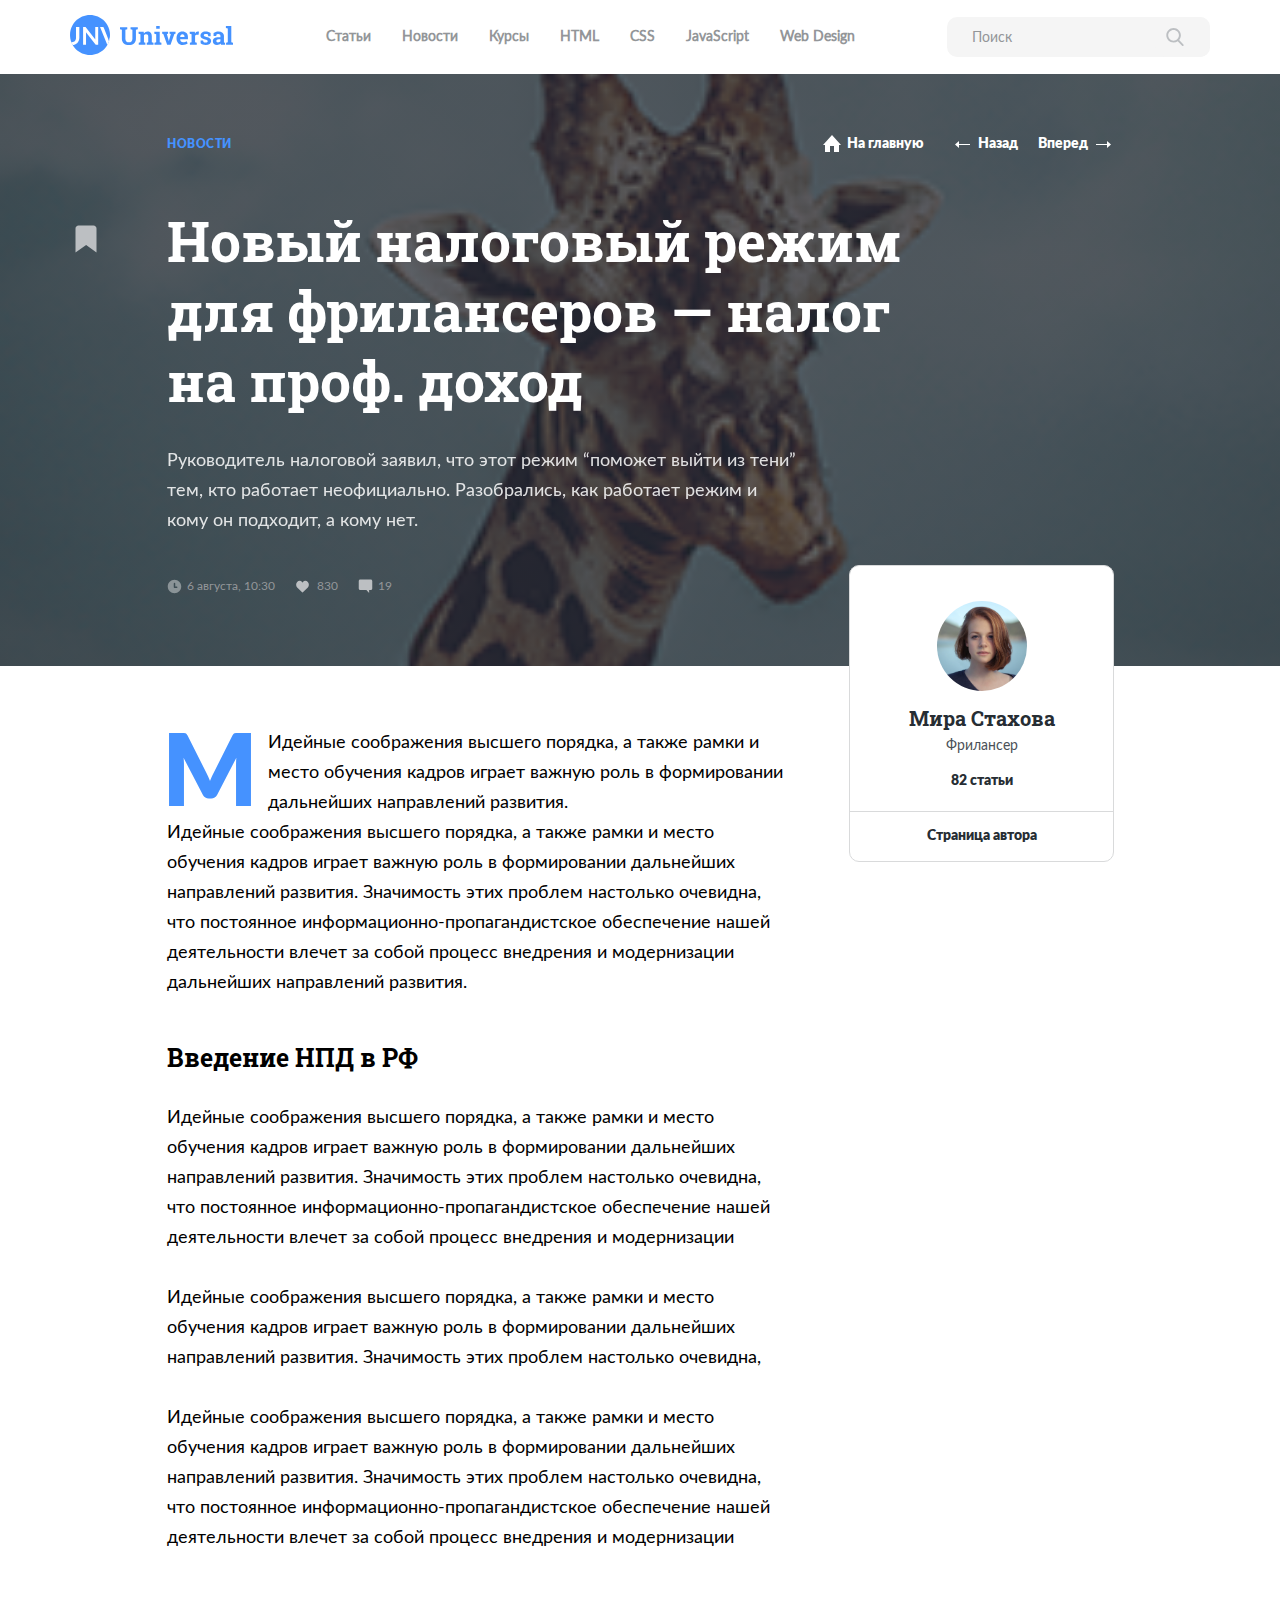
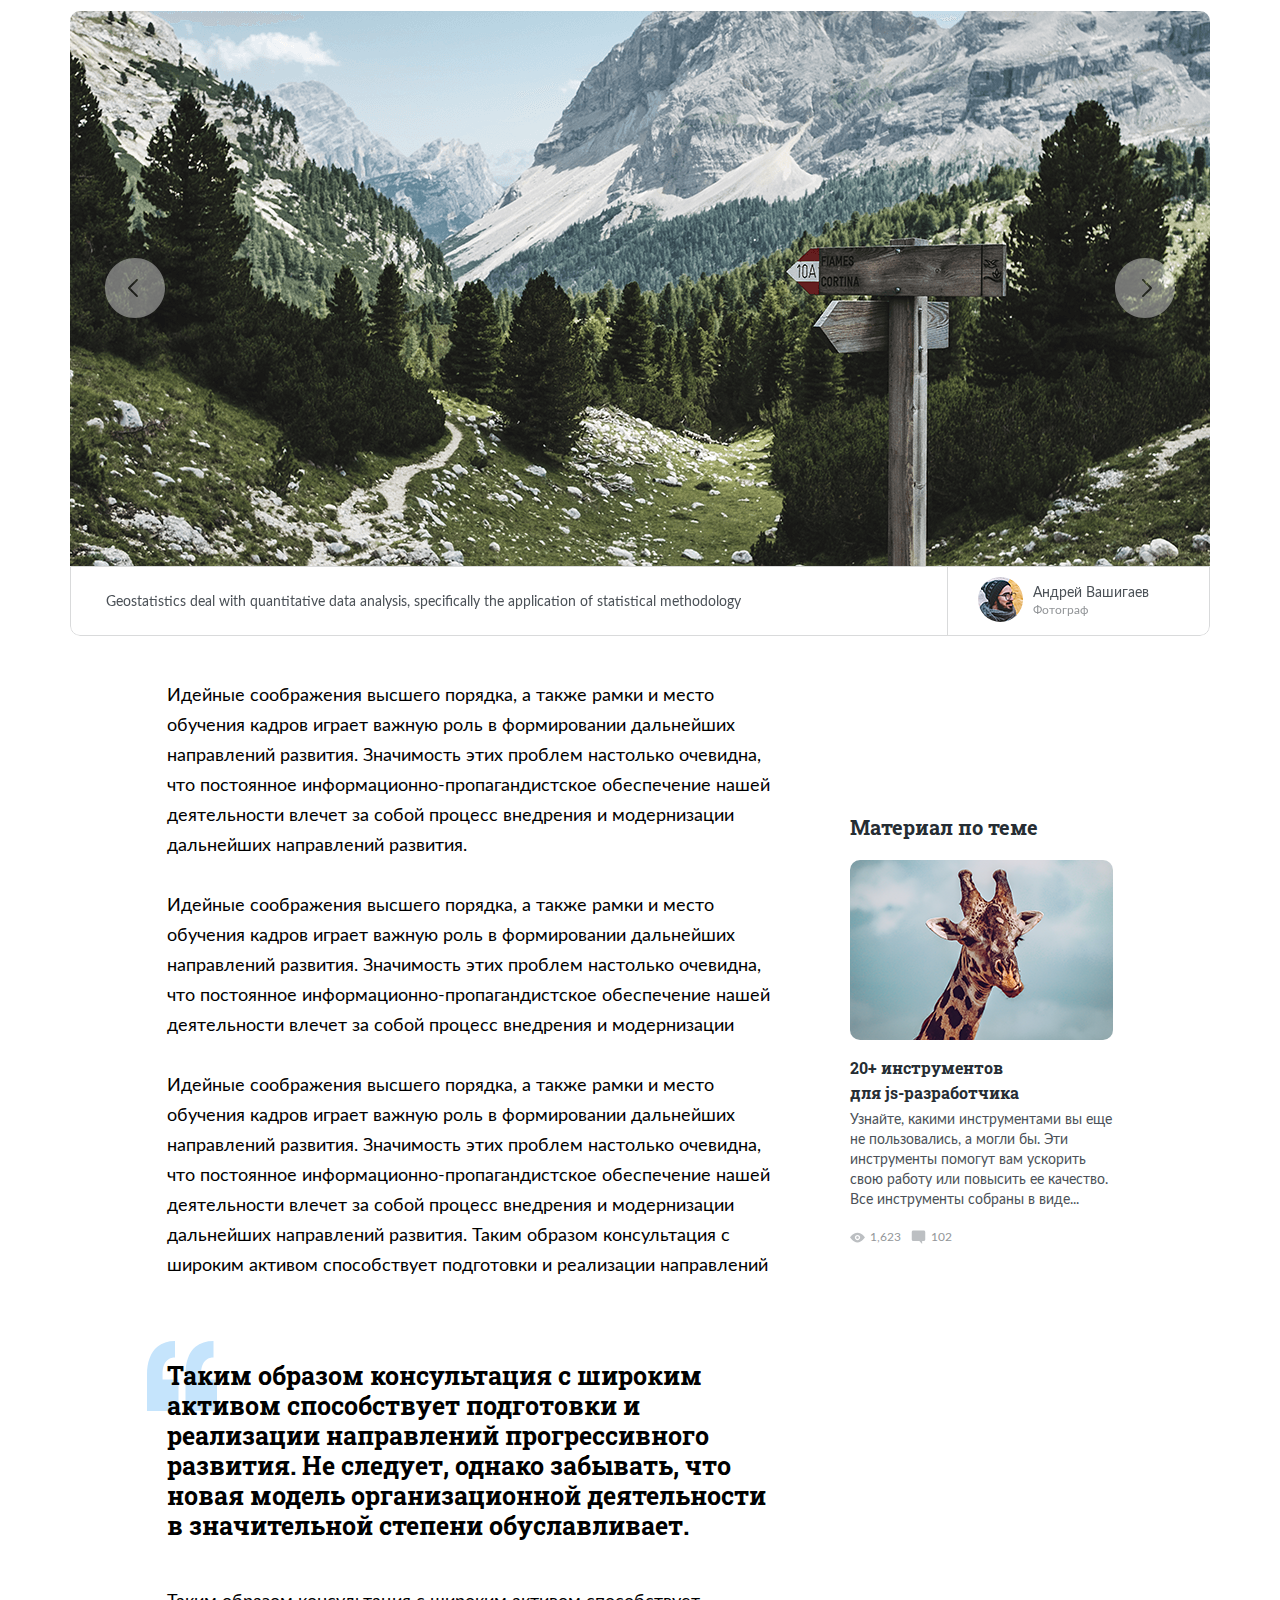
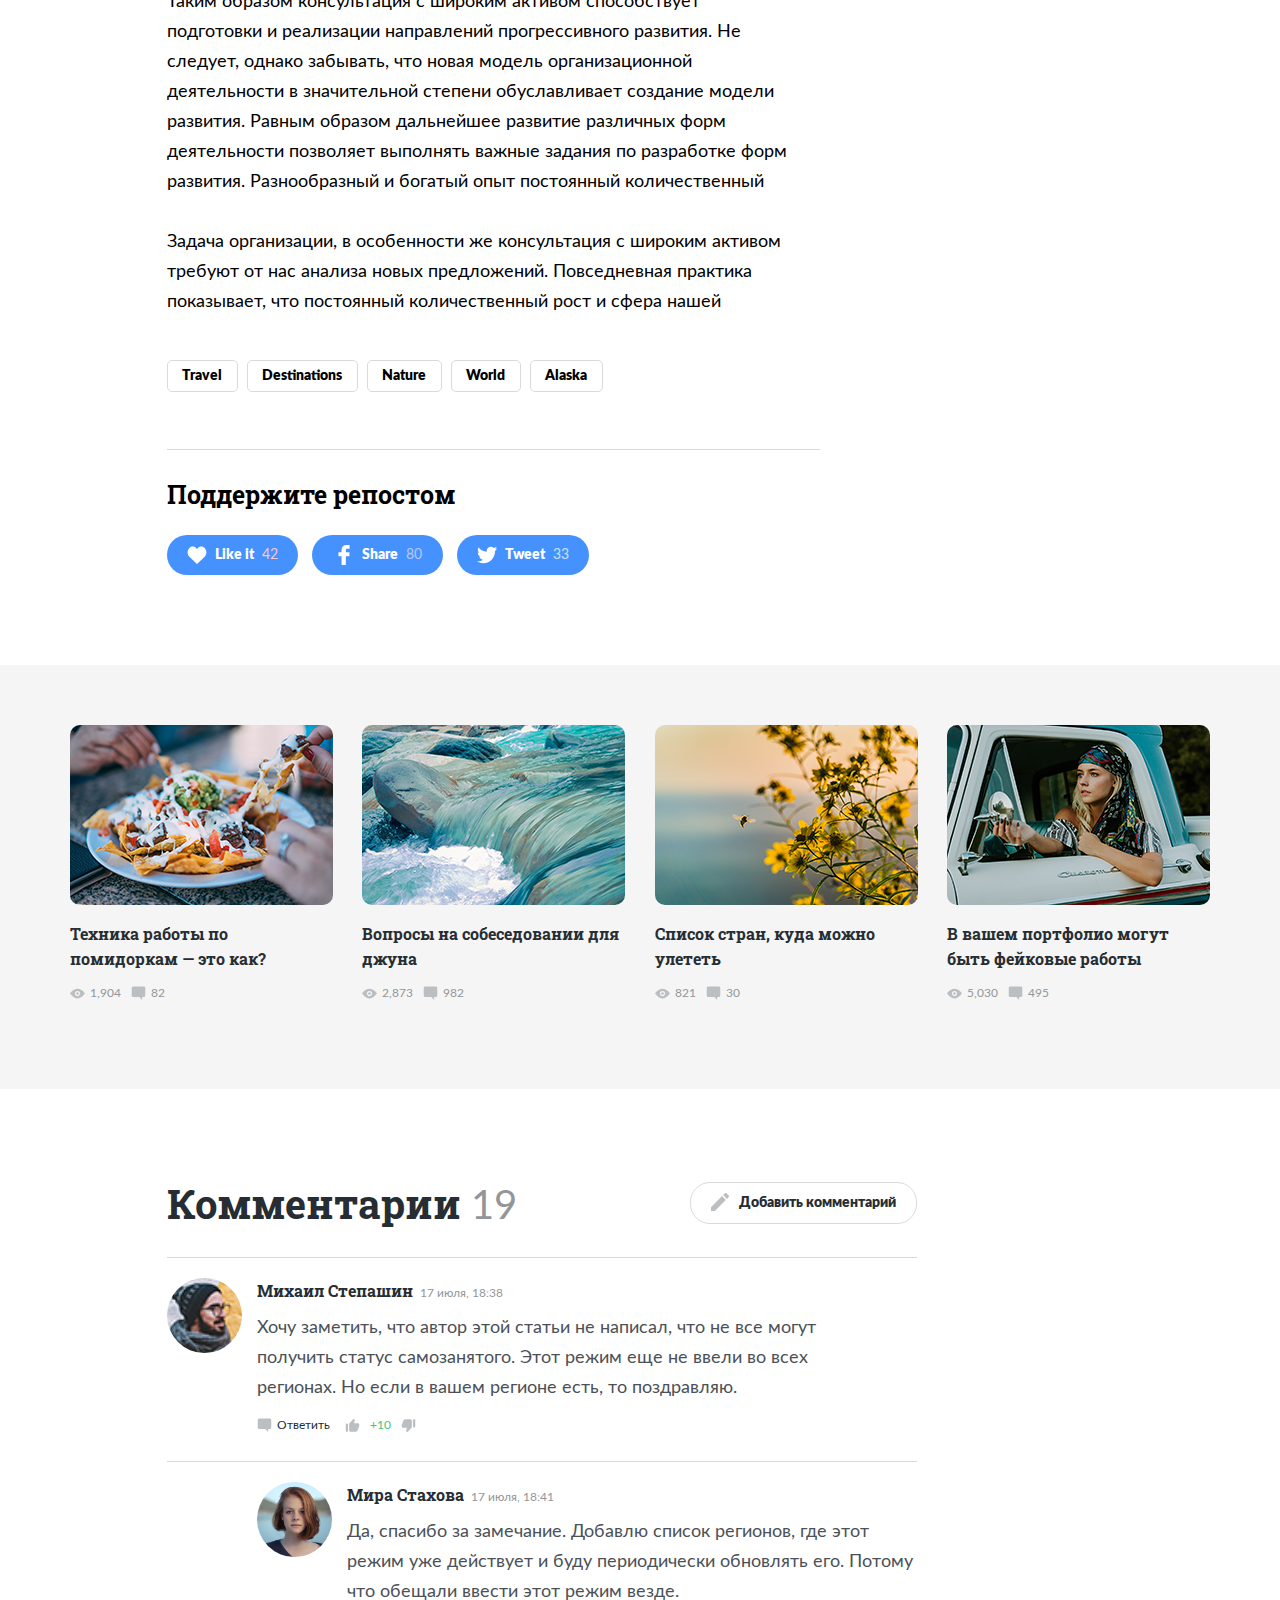
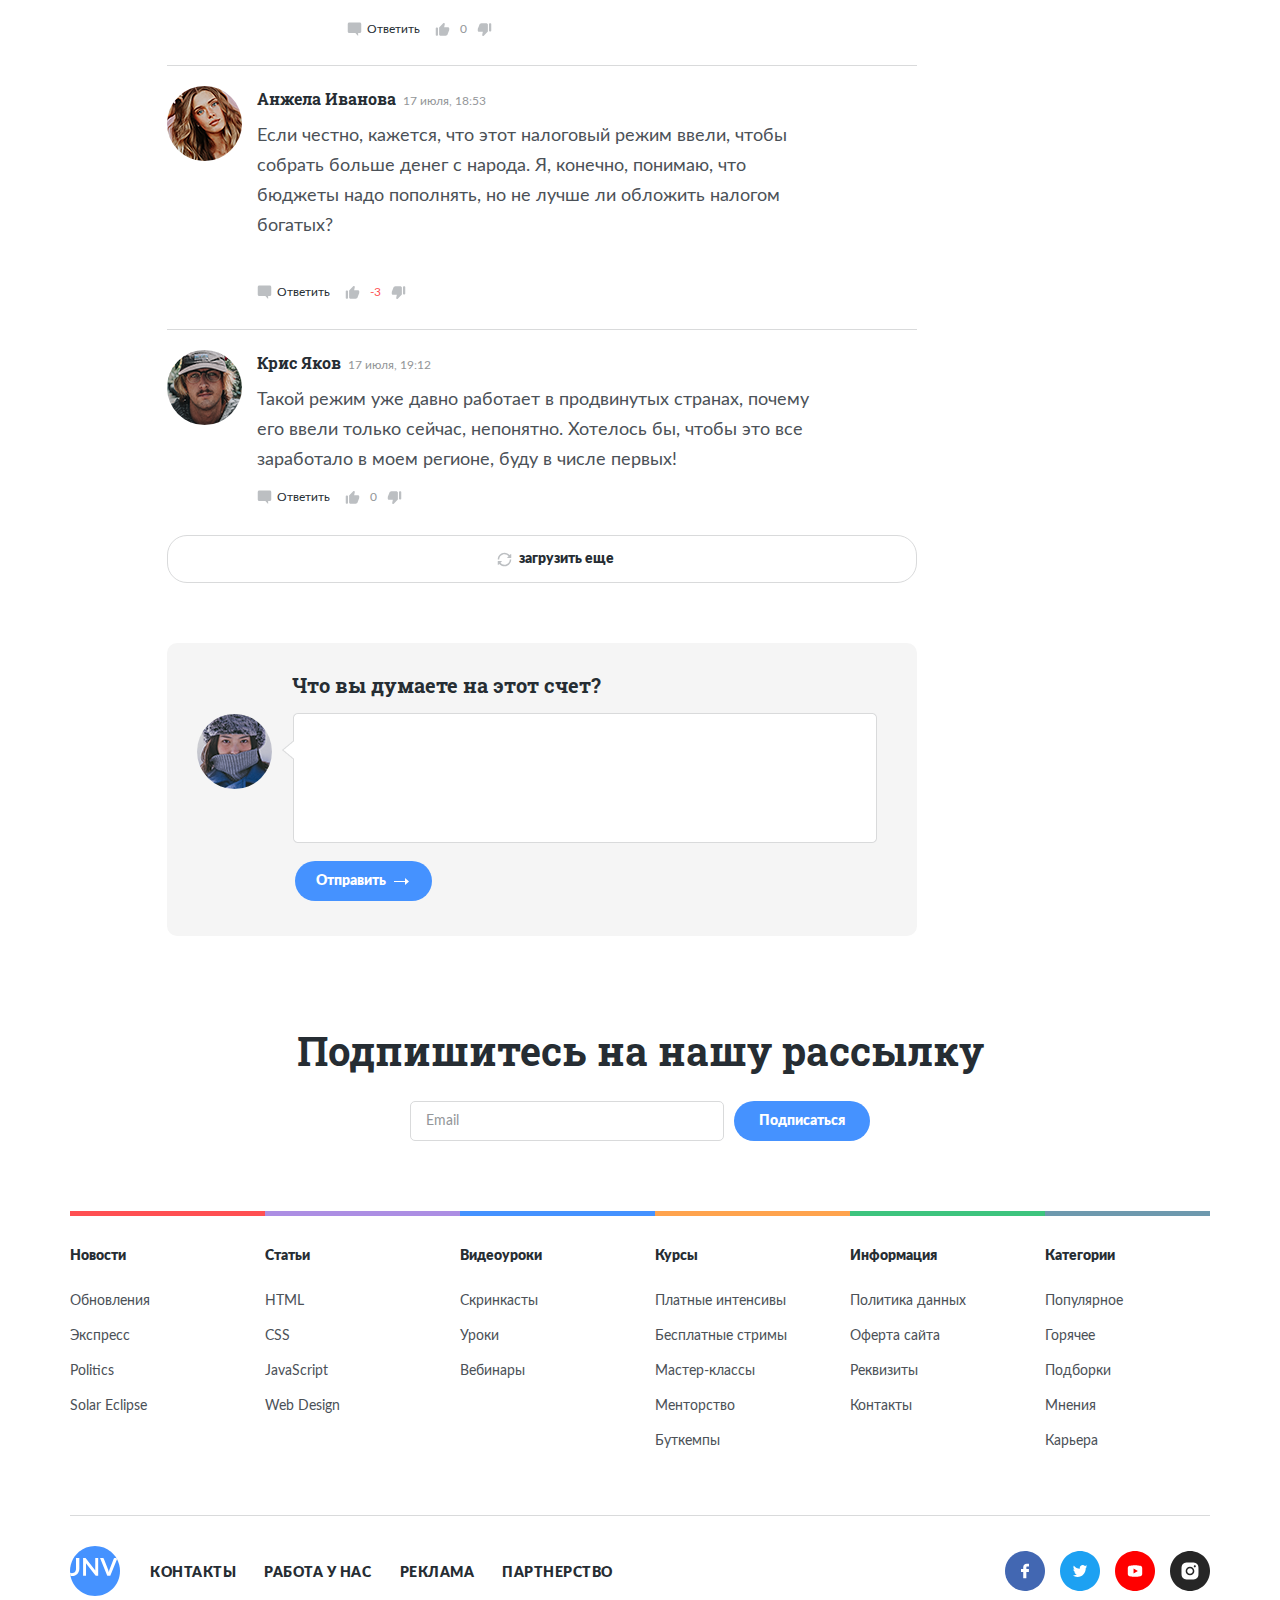
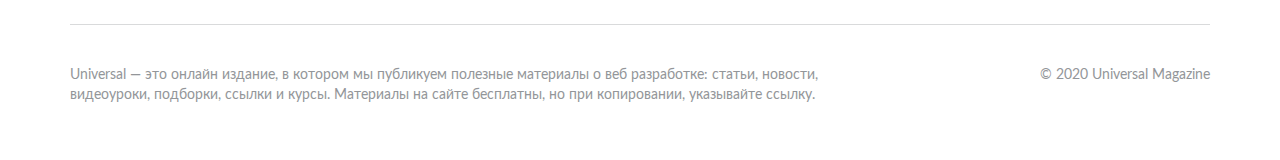
<file: article-2.html>
<!DOCTYPE html>
<html lang="ru">

<head>
  <meta charset="UTF-8">
  <meta name="viewport" content="width=device-width, initial-scale=1.0">
  <title>Universal - просто жираф</title>
  <link rel="icon" href="img/favicon.ico" type="image/x-icon">
  <link href="https://fonts.googleapis.com/css2?family=Roboto+Slab:wght@700&display=swap" rel="stylesheet">
  <link rel="stylesheet" href="css/swiper-bundle.min.css">
  <link rel="stylesheet" href="css/style.css">
</head>

<body>
  <header class="header header_whtie">
    <div class="container">
      <div class="header-nav">
        <a href="/universal" class="header__logo">
          <img src="img/header/article-logo.svg" alt="Universal" class="header-nav__logo">
        </a>
        <div class="header__wrapper header__wrapper_mobile header__wrapper_mobile_light">
          <ul class="header-nav__ul header-nav__ul_mobile_visible">
            <li class="header-nav__item_mobile_visible">
              <form action="#" class="header-nav__search">
                <input type="text" class="header-nav__input header-nav__input_light" placeholder="Поиск">
                <button class="header-nav__button header-nav__button_light">
                  <img src="img/header/Search-icon.svg" alt="Иконка: поиск">
                </button>
              </form>
            </li>
            <li class="header-nav__item"><a href="#" class="header-nav__link header-nav__link_grey">Статьи</a></li>
            <li class="header-nav__item"><a href="#" class="header-nav__link header-nav__link_grey">Новости</a></li>
            <li class="header-nav__item"><a href="#" class="header-nav__link header-nav__link_grey">Курсы</a></li>
            <li class="header-nav__item"><a href="#" class="header-nav__link header-nav__link_grey">HTML</a></li>
            <li class="header-nav__item"><a href="#" class="header-nav__link header-nav__link_grey">CSS</a></li>
            <li class="header-nav__item"><a href="#" class="header-nav__link header-nav__link_grey">JavaScript</a></li>
            <li class="header-nav__item"><a href="#" class="header-nav__link header-nav__link_grey">Web Design</a></li>
          </ul>
        </div>
        <form action="#" class="header-nav__search header-nav__search_mobile_hidden">
          <input type="text" class="header-nav__input header-nav__input_light" placeholder="Поиск">
          <button class="header-nav__button header-nav__button_light">
            <img src="img/header/Search-icon.svg" alt="Иконка: поиск">
          </button>
        </form>
        <button class="menu-button menu-button_light header-nav__menu-button">
          <span class="menu-button__line menu-button__line_light"></span>
          <span class="menu-button__line menu-button__line_light"></span>
          <span class="menu-button__line menu-button__line_light"></span>
        </button>
      </div>
    </div>
  </header>

  <main class="main-display main-display_2">
    <div class="container">
      <div class="main-display__container">
        <div class="main-display__top">
          <span class="main-display__subtitle">Новости</span>
          <div class="main-display__links">
            <a href="/universal" class="main-display__link main-display__link_home">
              <img src="img/main/Home.svg" alt="Иконка: на главную" class="main-display__icon main-display__icon_home">
              <span class="main-display__link-text">На главную</span>
            </a>
            <a href="/universal/article.html" class="main-display__link main-display__link_prev">
              <img src="img/main/Arrow.svg" alt="Иконка: назад" class="main-display__icon main-display__icon_prev">
              <span class="main-display__link-text">Назад</span>
            </a>
            <a href="/universal/article-3.html" class="main-display__link main-display__link_next">
              <span class="main-display__link-text">Вперед</span>
              <img src="img/main/Arrow-1.svg" alt="Иконка: вперед" class="main-display__icon main-display__icon_next">
            </a>
          </div>
        </div>
        <div class="main-display__text">
          <h1 class="main-display__title">Новый налоговый режим для фрилансеров — налог на проф. доход</h1>
          <p class="main-display__description">Руководитель налоговой заявил, что этот режим “поможет выйти из тени”
            тем, кто
            работает неофициально. Разобрались, как
            работает режим и кому он подходит, а кому нет.</p>
        </div>
        <div class="main-display__bottom">
          <img src="img/main/Clock.svg" alt="" class="main-display__bottom-icon main-display__bottom-icon_clock">
          <time datetime="2020-08-06T10:30" class="date main-display__date">6 августа, 10:30</time>
          <button class="heart main-display__button">
            <svg width="13" height="13" viewBox="0 0 13 13" fill="none" xmlns="http://www.w3.org/2000/svg">
              <path fill-rule="evenodd" clip-rule="evenodd"
                d="M11.8391 1.96033C11.1701 1.2119 10.2807 0.800049 9.33459 0.800049C8.38831 0.800049 7.59423 1.2119 6.925 1.96033L6.49998 2.63921L6.075 1.96033C5.40597 1.2119 4.61164 0.800049 3.66557 0.800049C2.71953 0.800049 1.82982 1.2119 1.16086 1.96033C-0.220288 3.50554 -0.220288 6.01968 1.16086 7.56429L6.10991 12.3207C6.19083 12.4116 6.29157 12.4672 6.39682 12.4886C6.43211 12.4964 6.46761 12.5 6.50317 12.5C6.64318 12.5 6.78341 12.4403 6.89004 12.3207L11.8391 7.56429C13.2203 6.01968 13.2203 3.50554 11.8391 1.96033Z"
                fill="currentColor" />
            </svg>
          </button>
          <span class="numbers main-display__numbers">830</span>
          <a href="#comments" class="main-display__bottom-link">
            <svg width="15" height="14" viewBox="0 0 15 14" fill="none" xmlns="http://www.w3.org/2000/svg">
              <path fill-rule="evenodd" clip-rule="evenodd"
                d="M11.1346 10.9998V13.9998L8.36064 10.9998H2.25C1.42157 10.9998 0.75 10.3282 0.75 9.49976V1.99976C0.75 1.17133 1.42157 0.499756 2.25 0.499756H12.75C13.5784 0.499756 14.25 1.17133 14.25 1.99976V9.49976C14.25 10.3282 13.5784 10.9998 12.75 10.9998H11.1346Z"
                fill="currentColor" />
            </svg>
          </a>
          <span class="numbers main-display__numbers">19</span>
        </div>
        <div class="flag main-display__flag">
          <svg width="22" height="28" viewBox="0 0 22 28" fill="none" xmlns="http://www.w3.org/2000/svg">
            <path fill-rule="evenodd" clip-rule="evenodd"
              d="M3.5 0.5H18.5C20.1569 0.5 21.5 1.84315 21.5 3.5V27.5L11.1424 20L0.5 27.5V3.5C0.5 1.84315 1.84315 0.5 3.5 0.5Z"
              fill="currentColor" />
          </svg>
        </div>
      </div>
    </div>
  </main>

  <article class="article">
    <div class="article-container">
      <div class="article__wrapper article__wrapper_first">
        <p class="article__text article__text_first">М Идейные соображения высшего порядка, а также рамки и место
          обучения кадров играет важную роль в формировании дальнейших направлений развития.</p>
        <div class="article__profile">
          <img src="img/article/author.png" alt="" class="article__profile-image">
          <span class="article__profile-name">Мира Стахова</span>
          <span class="article__profile-subtitle">Фрилансер</span>
          <span class="article__profile-articles">82 статьи</span>
          <a href="#" class="article__profile-button">Страница автора</a>
        </div>
      </div>
      <div class="article__wrapper">
        <p class="article__text article__text_mb-45">Идейные соображения высшего порядка, а также рамки и место обучения
          кадров играет важную роль в
          формировании дальнейших
          направлений развития. Значимость этих проблем настолько очевидна, что&nbsp;постоянное
          информационно-пропагандистское
          обеспечение нашей деятельности влечет за собой процесс внедрения и модернизации дальнейших направлений
          развития.</p>
      </div>
      <div class="article__wrapper">
        <h2 class="article__title">Введение НПД в РФ</h2>
        <p class="article__text">Идейные соображения высшего порядка, а также рамки и место обучения кадров играет
          важную роль в формировании дальнейших
          направлений развития. Значимость этих проблем настолько очевидна, что&nbsp;постоянное
          информационно-пропагандистское
          обеспечение нашей деятельности влечет за собой процесс внедрения и модернизации</p>
        <p class="article__text">Идейные соображения высшего порядка, а также рамки и место обучения кадров играет
          важную роль в формировании дальнейших
          направлений развития. Значимость этих проблем настолько очевидна,</p>
        <p class="article__text article__text_mb-58">Идейные соображения высшего порядка, а также рамки и место обучения
          кадров играет важную роль в формировании дальнейших
          направлений развития. Значимость этих проблем настолько очевидна, что&nbsp;постоянное
          информационно-пропагандистское
          обеспечение нашей деятельности влечет за собой процесс внедрения и модернизации</p>
      </div>
    </div>
    <div class="container">
      <!-- Slider main container -->
      <div class="swiper-container article-slider">
        <!-- Additional required wrapper -->
        <div class="swiper-wrapper">
          <!-- Slides -->
          <div class="swiper-slide article-slider__item">
            <img src="img/article/slider-photo.png" alt="Фото" class="article-slider__image">
            <div class="article-slider__bottom">
              <div class="article-slider__bottom-text">Geostatistics deal with quantitative data analysis, specifically
                the
                application of statistical methodology</div>
              <div class="article-slider__bottom-profile">
                <img src="img/article/photograph.png" alt="Фотограф" class="article-slider__bottom-img">
                <div class="article-slider__bottom-photograph">
                  <span class="article-slider__bottom-name">Андрей Вашигаев</span>
                  <span class="article-slider__bottom-subtitle">Фотограф</span>
                </div>
              </div>
            </div>
          </div>
          <div class="swiper-slide article-slider__item">
            <img src="img/article/slider-photo-2.jpg" alt="Фото" class="article-slider__image">
            <div class="article-slider__bottom">
              <div class="article-slider__bottom-text">Geostatistics deal with quantitative data analysis, specifically
                the
                application of statistical methodology</div>
              <div class="article-slider__bottom-profile">
                <img src="img/article/photograph.png" alt="Фотограф" class="article-slider__bottom-img">
                <div class="article-slider__bottom-photograph">
                  <span class="article-slider__bottom-name">Андрей Вашигаев</span>
                  <span class="article-slider__bottom-subtitle">Фотограф</span>
                </div>
              </div>
            </div>
          </div>
          <div class="swiper-slide article-slider__item">
            <img src="img/article/slider-photo-3.jpg" alt="Фото" class="article-slider__image">
            <div class="article-slider__bottom">
              <div class="article-slider__bottom-text">Geostatistics deal with quantitative data analysis, specifically
                the
                application of statistical methodology</div>
              <div class="article-slider__bottom-profile">
                <img src="img/article/photograph.png" alt="Фотограф" class="article-slider__bottom-img">
                <div class="article-slider__bottom-photograph">
                  <span class="article-slider__bottom-name">Андрей Вашигаев</span>
                  <span class="article-slider__bottom-subtitle">Фотограф</span>
                </div>
              </div>
            </div>
          </div>
        </div>

        <!-- If we need navigation buttons -->
        <button class="article-slider__button article-slider__button_prev"></button>
        <button class="article-slider__button article-slider__button_next"></button>

      </div>
    </div>
    <div class="article-container">
      <div class="article__wrapper article__wrapper_bottom">
        <p class="article__text">Идейные соображения высшего порядка, а также рамки и место обучения кадров играет
          важную роль в формировании дальнейших
          направлений развития. Значимость этих проблем настолько очевидна, что&nbsp;постоянное
          информационно-пропагандистское
          обеспечение нашей деятельности влечет за собой процесс внедрения и модернизации дальнейших направлений
          развития.</p>
        <p class="article__text">Идейные соображения высшего порядка, а также рамки и место обучения кадров играет
          важную роль в формировании дальнейших
          направлений развития. Значимость этих проблем настолько очевидна, что&nbsp;постоянное
          информационно-пропагандистское
          обеспечение нашей деятельности влечет за собой процесс внедрения и модернизации</p>
        <p class="article__text article__text_mb-15">Идейные соображения высшего порядка, а также рамки и место обучения
          кадров играет важную роль в формировании дальнейших
          направлений развития. Значимость этих проблем настолько очевидна, что&nbsp;постоянное
          информационно-пропагандистское
          обеспечение нашей деятельности влечет за собой процесс внедрения и модернизации дальнейших направлений
          развития. Таким
          образом консультация с широким активом способствует подготовки и реализации направлений</p>
        <div class="article__card">
          <a href="/universal/article-2.html" class="article__card-link"></a>
          <h2 class="article__card-title">Материал по
              теме</h2>
          <img src="img/article/card-photo.png"
              alt="Жираф" class="article__card-image">
          <h3 class="article__card-subtitle">20+
              инструментов для js-разработчика</h3>
          <p class="article__card-description">Узнайте,
              какими инструментами вы еще не пользовались, а могли бы. Эти инструменты помогут вам ускорить свою работу
              или
              повысить ее качество. Все инструменты собраны в виде...</p>
          <div class="article__card-bottom">
            <img src="img/article/Eye.svg" alt="Иконка" class="article__card-bottom-icon">
            <span class="numbers article__card-bottom-numbers">1,623</span>
            <a href="#comments" class="article__card-bottom-link">
              <svg width="15" height="14" viewBox="0 0 15 14" fill="none" xmlns="http://www.w3.org/2000/svg">
                <path fill-rule="evenodd" clip-rule="evenodd"
                  d="M11.1346 10.9998V13.9998L8.36064 10.9998H2.25C1.42157 10.9998 0.75 10.3282 0.75 9.49976V1.99976C0.75 1.17133 1.42157 0.499756 2.25 0.499756H12.75C13.5784 0.499756 14.25 1.17133 14.25 1.99976V9.49976C14.25 10.3282 13.5784 10.9998 12.75 10.9998H11.1346Z"
                  fill="currentColor" />
              </svg>
            </a>
            <span class="numbers article__card-bottom-numbers">102</span>
          </div>
        </div>
      </div>
    </div>
    <div class="article-container article-container_last">
      <div class="article__title-wrapper">
        <img src="img/article/Quote.svg" alt="Иконка" class="article__title-icon">
        <p class="article__title">Таким образом консультация с широким активом способствует подготовки и реализации
          направлений прогрессивного развития.
          Не следует, однако забывать, что новая модель организационной деятельности в значительной степени
          обуславливает.</p>
      </div>
      <p class="article__text">Таким образом консультация с широким активом способствует подготовки и реализации
        направлений прогрессивного развития.
        Не следует, однако забывать, что новая модель организационной деятельности в значительной степени обуславливает
        создание
        модели развития. Равным образом дальнейшее развитие различных форм деятельности позволяет выполнять важные
        задания по
        разработке форм развития. Разнообразный и богатый опыт постоянный количественный</p>
      <p class="article__text article__text_mb-15">
        Задача организации, в особенности же консультация с широким активом требуют от нас анализа новых предложений.
        Повседневная практика показывает, что постоянный количественный рост и сфера нашей
      </p>
      <div class="article__tags">
        <button class="article__tags-button"><span class="article__tags-button-text">Travel</span></button>
        <button class="article__tags-button"><span class="article__tags-button-text">Destinations</span></button>
        <button class="article__tags-button"><span class="article__tags-button-text">Nature</span></button>
        <button class="article__tags-button"><span class="article__tags-button-text">World</span></button>
        <button class="article__tags-button"><span class="article__tags-button-text">Alaska</span></button>
      </div>
      <div class="article__repost">
        <h2 class="article__repost-title">Поддержите репостом</h2>
        <div class="article__buttons">
          <button class="button article__repost-button">
            <img src="img/article/Heart.svg" alt="Иконка" class="article__repost-icon">
            <span class="article__repost-text">Like it</span>
            <span class="article__repost-numbers article__repost-numbers_red">42</span>
          </button>
          <button class="button article__repost-button">
            <img src="img/article/Facebook.svg" alt="Иконка" class="article__repost-icon">
            <span class="article__repost-text">Share</span>
            <span class="article__repost-numbers">80</span>
          </button>
          <button class="button article__repost-button">
            <img src="img/article/Twitter.svg" alt="Иконка" class="article__repost-icon">
            <span class="article__repost-text">Tweet</span>
            <span class="article__repost-numbers article__repost-numbers_light">33</span>
          </button>
        </div>
      </div>
    </div>
  </article>

  <section class="more-cards">
    <div class="container">
      <div class="more-cards__wrapper">
        <div class="more-cards__card">
          <div class="more-cards__hover"><a href="#" class="more-cards__hover-link">Читать</a></div>
          <a href="#" class="more-cards__link"></a>
          <img src="img/more-cards/1.png" alt="Фото" class="more-cards__img">
          <h2 class="more-cards__title">Техника работы по помидоркам — это как?</h2>
          <div class="more-cards__bottom">
            <img src="img/article/Eye.svg" alt="Иконка" class="more-cards__bottom-icon">
            <span class="numbers more-cards__bottom-numbers">1,904</span>
            <a href="#comments" class="more-cards__icon-link">
              <svg width="15" height="14" viewBox="0 0 15 14" fill="none" xmlns="http://www.w3.org/2000/svg">
                <path fill-rule="evenodd" clip-rule="evenodd"
                  d="M11.1346 10.9998V13.9998L8.36064 10.9998H2.25C1.42157 10.9998 0.75 10.3282 0.75 9.49976V1.99976C0.75 1.17133 1.42157 0.499756 2.25 0.499756H12.75C13.5784 0.499756 14.25 1.17133 14.25 1.99976V9.49976C14.25 10.3282 13.5784 10.9998 12.75 10.9998H11.1346Z"
                  fill="currentColor" />
              </svg>
            </a>
            <span class="numbers more-cards__bottom-numbers">82</span>
          </div>
        </div>
        <div class="more-cards__card">
          <div class="more-cards__hover"><a href="#" class="more-cards__hover-link">Читать</a></div>
          <a href="#" class="more-cards__link"></a>
          <img src="img/more-cards/2.png" alt="Фото" class="more-cards__img">
          <h2 class="more-cards__title">Вопросы на собеседовании для джуна</h2>
          <div class="more-cards__bottom">
            <img src="img/article/Eye.svg" alt="Иконка" class="more-cards__bottom-icon">
            <span class="numbers more-cards__bottom-numbers">2,873</span>
            <a href="#comments" class="more-cards__icon-link">
              <svg width="15" height="14" viewBox="0 0 15 14" fill="none" xmlns="http://www.w3.org/2000/svg">
                <path fill-rule="evenodd" clip-rule="evenodd"
                  d="M11.1346 10.9998V13.9998L8.36064 10.9998H2.25C1.42157 10.9998 0.75 10.3282 0.75 9.49976V1.99976C0.75 1.17133 1.42157 0.499756 2.25 0.499756H12.75C13.5784 0.499756 14.25 1.17133 14.25 1.99976V9.49976C14.25 10.3282 13.5784 10.9998 12.75 10.9998H11.1346Z"
                  fill="currentColor" />
              </svg>
            </a>
            <span class="numbers more-cards__bottom-numbers">982</span>
          </div>
        </div>
        <div class="more-cards__card">
          <div class="more-cards__hover"><a href="#" class="more-cards__hover-link">Читать</a></div>
          <a href="#" class="more-cards__link"></a>
          <img src="img/more-cards/3.png" alt="Фото" class="more-cards__img">
          <h2 class="more-cards__title">Список стран, куда можно улететь</h2>
          <div class="more-cards__bottom">
            <img src="img/article/Eye.svg" alt="Иконка" class="more-cards__bottom-icon">
            <span class="numbers more-cards__bottom-numbers">821</span>
            <a href="#comments" class="more-cards__icon-link">
              <svg width="15" height="14" viewBox="0 0 15 14" fill="none" xmlns="http://www.w3.org/2000/svg">
                <path fill-rule="evenodd" clip-rule="evenodd"
                  d="M11.1346 10.9998V13.9998L8.36064 10.9998H2.25C1.42157 10.9998 0.75 10.3282 0.75 9.49976V1.99976C0.75 1.17133 1.42157 0.499756 2.25 0.499756H12.75C13.5784 0.499756 14.25 1.17133 14.25 1.99976V9.49976C14.25 10.3282 13.5784 10.9998 12.75 10.9998H11.1346Z"
                  fill="currentColor" />
              </svg>
            </a>
            <span class="numbers more-cards__bottom-numbers">30</span>
          </div>
        </div>
        <div class="more-cards__card">
          <div class="more-cards__hover"><a href="#" class="more-cards__hover-link">Читать</a></div>
          <a href="#" class="more-cards__link"></a>
          <img src="img/more-cards/4.png" alt="Фото" class="more-cards__img">
          <h2 class="more-cards__title">В вашем портфолио могут быть фейковые работы</h2>
          <div class="more-cards__bottom">
            <img src="img/article/Eye.svg" alt="Иконка" class="more-cards__bottom-icon">
            <span class="numbers more-cards__bottom-numbers">5,030</span>
            <a href="#comments" class="more-cards__icon-link">
              <svg width="15" height="14" viewBox="0 0 15 14" fill="none" xmlns="http://www.w3.org/2000/svg">
                <path fill-rule="evenodd" clip-rule="evenodd"
                  d="M11.1346 10.9998V13.9998L8.36064 10.9998H2.25C1.42157 10.9998 0.75 10.3282 0.75 9.49976V1.99976C0.75 1.17133 1.42157 0.499756 2.25 0.499756H12.75C13.5784 0.499756 14.25 1.17133 14.25 1.99976V9.49976C14.25 10.3282 13.5784 10.9998 12.75 10.9998H11.1346Z"
                  fill="currentColor" />
              </svg>
            </a>
            <span class="numbers more-cards__bottom-numbers">495</span>
          </div>
        </div>
      </div>
    </div>
  </section>

  <section id="comments" class="comments">
    <div class="comments-container">
      <div class="comments__wrapper">
        <h2 class="comments__title">Комментарии <span class="comments__title comments__title_numbers">19</span></h2>
        <a href="#text" class="comments-button comments__button">
          <img src="img/comments/Icon/Pencil.svg" alt="Иконка" class="comments__icon">
          Добавить комментарий</a>
        <div class="comments__user-comment">
          <img src="img/article/photograph.png" alt="Аватар" class="comments__user-avatar">
          <div class="comments__text">
            <h3 class="comments__username">Михаил Степашин <time class="date comments__date"
                datetime="2020-07-17T18:38">17 июля, 18:38</time></h3>
            <p class="comments__description">Хочу заметить, что автор этой статьи не написал, что не все могут получить
              статус самозанятого. Этот режим еще не ввели
              во всех регионах. Но если в вашем регионе есть, то поздравляю.</p>
            <div class="comments__bottom">
              <a href="#text" class="comments__bottom-link">
                <div class="comments__bottom-icon">
                  <svg width="15" height="14" viewBox="0 0 15 14" xmlns="http://www.w3.org/2000/svg">
                    <path fill-rule="evenodd" clip-rule="evenodd"
                      d="M11.1346 10.9998V13.9998L8.36064 10.9998H2.25C1.42157 10.9998 0.75 10.3282 0.75 9.49976V1.99976C0.75 1.17133 1.42157 0.499756 2.25 0.499756H12.75C13.5784 0.499756 14.25 1.17133 14.25 1.99976V9.49976C14.25 10.3282 13.5784 10.9998 12.75 10.9998H11.1346Z"
                      fill="currentFill" />
                  </svg>
                </div>
                <span class="comments__bottom-text">Ответить</span>
              </a>
              <button class="like comments__bottom-button">
                <svg width="15" height="13" viewBox="0 0 15 13" fill="none" xmlns="http://www.w3.org/2000/svg">
                  <path fill-rule="evenodd" clip-rule="evenodd"
                    d="M1.5 12.75C1.08579 12.75 0.75 12.4142 0.75 12V5.25001C0.75 4.83579 1.08579 4.50001 1.5 4.50001H2.25C2.66421 4.50001 3 4.83579 3 5.25001V12C3 12.4142 2.66421 12.75 2.25 12.75H1.5ZM13.0227 4.20939C13.6977 4.20939 14.25 4.80066 14.25 5.52331C14.2403 6.52762 14.2162 7.08155 14.1778 7.18508C14.1394 7.28861 13.5089 8.8808 12.2864 11.9616C12.1023 12.4215 10.5902 12.75 10.0993 12.75H5.79C5.115 12.75 4.125 12.1587 4.125 11.4361V4.50001L8.19543 0.287946L8.19774 0.285557C8.55929 -0.0859288 9.15354 -0.0939831 9.52502 0.267568C9.64773 0.464659 9.77045 0.727447 9.77045 0.990235C9.77045 1.05593 9.77045 1.12163 9.77045 1.18733L9.15682 4.20939H13.0227Z"
                    fill="currentColor" />
                </svg>
              </button>
              <span class="numbers comments__bottom-numbers comments__bottom-numbers_green">+10</span>
              <button class="dislike comments__bottom-button">
                <svg width="15" height="13" viewBox="0 0 15 13" fill="none" xmlns="http://www.w3.org/2000/svg">
                  <path fill-rule="evenodd" clip-rule="evenodd"
                    d="M13.5 0.249994C13.9142 0.249994 14.25 0.58578 14.25 0.999994V7.74999C14.25 8.16421 13.9142 8.49999 13.5 8.49999H12.75C12.3358 8.49999 12 8.16421 12 7.74999V0.999994C12 0.58578 12.3358 0.249994 12.75 0.249994H13.5ZM1.97727 8.79061C1.30227 8.79061 0.75 8.19934 0.75 7.47669C0.759695 6.47238 0.783758 5.91845 0.822192 5.81492C0.860626 5.71139 1.49111 4.1192 2.71364 1.03836C2.89773 0.57848 4.40981 0.249994 4.90072 0.249994H9.21C9.885 0.249994 10.875 0.841267 10.875 1.56394V8.49999L6.80457 12.7121L6.80226 12.7144C6.44071 13.0859 5.84646 13.094 5.47498 12.7324C5.35227 12.5353 5.22955 12.2726 5.22955 12.0098C5.22955 11.9441 5.22955 11.8784 5.22955 11.8127L5.84318 8.79061H1.97727Z"
                    fill="currentColor" />
                </svg>
              </button>
            </div>
          </div>
        </div>
        <div class="comments__user-comment comments__user-comment_response">
          <img src="img/article/author.png" alt="Аватар" class="comments__user-avatar">
          <div class="comments__text">
            <h3 class="comments__username">Мира Стахова <time class="date comments__date" datetime="2020-07-17T18:41">17
                июля, 18:41</time></h3>
            <p class="comments__description">Да, спасибо за замечание. Добавлю список регионов, где этот режим уже
              действует и буду периодически обновлять его.
              Потому что обещали ввести этот режим везде.</p>
            <div class="comments__bottom">
              <a href="#text" class="comments__bottom-link">
                <div class="comments__bottom-icon">
                  <svg width="15" height="14" viewBox="0 0 15 14" xmlns="http://www.w3.org/2000/svg">
                    <path fill-rule="evenodd" clip-rule="evenodd"
                      d="M11.1346 10.9998V13.9998L8.36064 10.9998H2.25C1.42157 10.9998 0.75 10.3282 0.75 9.49976V1.99976C0.75 1.17133 1.42157 0.499756 2.25 0.499756H12.75C13.5784 0.499756 14.25 1.17133 14.25 1.99976V9.49976C14.25 10.3282 13.5784 10.9998 12.75 10.9998H11.1346Z"
                      fill="currentFill" />
                  </svg>
                </div>
                <span class="comments__bottom-text">Ответить</span>
              </a>
              <button class="like comments__bottom-button">
                <svg width="15" height="13" viewBox="0 0 15 13" fill="none" xmlns="http://www.w3.org/2000/svg">
                  <path fill-rule="evenodd" clip-rule="evenodd"
                    d="M1.5 12.75C1.08579 12.75 0.75 12.4142 0.75 12V5.25001C0.75 4.83579 1.08579 4.50001 1.5 4.50001H2.25C2.66421 4.50001 3 4.83579 3 5.25001V12C3 12.4142 2.66421 12.75 2.25 12.75H1.5ZM13.0227 4.20939C13.6977 4.20939 14.25 4.80066 14.25 5.52331C14.2403 6.52762 14.2162 7.08155 14.1778 7.18508C14.1394 7.28861 13.5089 8.8808 12.2864 11.9616C12.1023 12.4215 10.5902 12.75 10.0993 12.75H5.79C5.115 12.75 4.125 12.1587 4.125 11.4361V4.50001L8.19543 0.287946L8.19774 0.285557C8.55929 -0.0859288 9.15354 -0.0939831 9.52502 0.267568C9.64773 0.464659 9.77045 0.727447 9.77045 0.990235C9.77045 1.05593 9.77045 1.12163 9.77045 1.18733L9.15682 4.20939H13.0227Z"
                    fill="currentColor" />
                </svg>
              </button>
              <span class="numbers comments__bottom-numbers">0</span>
              <button class="dislike comments__bottom-button">
                <svg width="15" height="13" viewBox="0 0 15 13" fill="none" xmlns="http://www.w3.org/2000/svg">
                  <path fill-rule="evenodd" clip-rule="evenodd"
                    d="M13.5 0.249994C13.9142 0.249994 14.25 0.58578 14.25 0.999994V7.74999C14.25 8.16421 13.9142 8.49999 13.5 8.49999H12.75C12.3358 8.49999 12 8.16421 12 7.74999V0.999994C12 0.58578 12.3358 0.249994 12.75 0.249994H13.5ZM1.97727 8.79061C1.30227 8.79061 0.75 8.19934 0.75 7.47669C0.759695 6.47238 0.783758 5.91845 0.822192 5.81492C0.860626 5.71139 1.49111 4.1192 2.71364 1.03836C2.89773 0.57848 4.40981 0.249994 4.90072 0.249994H9.21C9.885 0.249994 10.875 0.841267 10.875 1.56394V8.49999L6.80457 12.7121L6.80226 12.7144C6.44071 13.0859 5.84646 13.094 5.47498 12.7324C5.35227 12.5353 5.22955 12.2726 5.22955 12.0098C5.22955 11.9441 5.22955 11.8784 5.22955 11.8127L5.84318 8.79061H1.97727Z"
                    fill="currentColor" />
                </svg>
              </button>
            </div>
          </div>
        </div>
        <div class="comments__user-comment">
          <img src="img/comments/comment-3.png" alt="Аватар" class="comments__user-avatar">
          <div class="comments__text">
            <h3 class="comments__username">Анжела Иванова <time class="date comments__date" datetime="2020-07-17T18:53">17
                июля, 18:53</time></h3>
            <p class="comments__description comments__description_mb-44">Если честно, кажется, что этот налоговый режим
              ввели, чтобы собрать больше денег с народа. Я, конечно, понимаю, что
              бюджеты надо пополнять, но не лучше ли обложить налогом богатых?</p>
            <div class="comments__bottom">
              <a href="#text" class="comments__bottom-link">
                <div class="comments__bottom-icon">
                  <svg width="15" height="14" viewBox="0 0 15 14" xmlns="http://www.w3.org/2000/svg">
                    <path fill-rule="evenodd" clip-rule="evenodd"
                      d="M11.1346 10.9998V13.9998L8.36064 10.9998H2.25C1.42157 10.9998 0.75 10.3282 0.75 9.49976V1.99976C0.75 1.17133 1.42157 0.499756 2.25 0.499756H12.75C13.5784 0.499756 14.25 1.17133 14.25 1.99976V9.49976C14.25 10.3282 13.5784 10.9998 12.75 10.9998H11.1346Z"
                      fill="currentFill" />
                  </svg>
                </div>
                <span class="comments__bottom-text">Ответить</span>
              </a>
              <button class="like comments__bottom-button">
                <svg width="15" height="13" viewBox="0 0 15 13" fill="none" xmlns="http://www.w3.org/2000/svg">
                  <path fill-rule="evenodd" clip-rule="evenodd"
                    d="M1.5 12.75C1.08579 12.75 0.75 12.4142 0.75 12V5.25001C0.75 4.83579 1.08579 4.50001 1.5 4.50001H2.25C2.66421 4.50001 3 4.83579 3 5.25001V12C3 12.4142 2.66421 12.75 2.25 12.75H1.5ZM13.0227 4.20939C13.6977 4.20939 14.25 4.80066 14.25 5.52331C14.2403 6.52762 14.2162 7.08155 14.1778 7.18508C14.1394 7.28861 13.5089 8.8808 12.2864 11.9616C12.1023 12.4215 10.5902 12.75 10.0993 12.75H5.79C5.115 12.75 4.125 12.1587 4.125 11.4361V4.50001L8.19543 0.287946L8.19774 0.285557C8.55929 -0.0859288 9.15354 -0.0939831 9.52502 0.267568C9.64773 0.464659 9.77045 0.727447 9.77045 0.990235C9.77045 1.05593 9.77045 1.12163 9.77045 1.18733L9.15682 4.20939H13.0227Z"
                    fill="currentColor" />
                </svg>
              </button>
              <span class="numbers comments__bottom-numbers comments__bottom-numbers_red">-3</span>
              <button class="dislike comments__bottom-button">
                <svg width="15" height="13" viewBox="0 0 15 13" fill="none" xmlns="http://www.w3.org/2000/svg">
                  <path fill-rule="evenodd" clip-rule="evenodd"
                    d="M13.5 0.249994C13.9142 0.249994 14.25 0.58578 14.25 0.999994V7.74999C14.25 8.16421 13.9142 8.49999 13.5 8.49999H12.75C12.3358 8.49999 12 8.16421 12 7.74999V0.999994C12 0.58578 12.3358 0.249994 12.75 0.249994H13.5ZM1.97727 8.79061C1.30227 8.79061 0.75 8.19934 0.75 7.47669C0.759695 6.47238 0.783758 5.91845 0.822192 5.81492C0.860626 5.71139 1.49111 4.1192 2.71364 1.03836C2.89773 0.57848 4.40981 0.249994 4.90072 0.249994H9.21C9.885 0.249994 10.875 0.841267 10.875 1.56394V8.49999L6.80457 12.7121L6.80226 12.7144C6.44071 13.0859 5.84646 13.094 5.47498 12.7324C5.35227 12.5353 5.22955 12.2726 5.22955 12.0098C5.22955 11.9441 5.22955 11.8784 5.22955 11.8127L5.84318 8.79061H1.97727Z"
                    fill="currentColor" />
                </svg>
              </button>
            </div>
          </div>
        </div>
        <div class="comments__user-comment">
          <img src="img/comments/comment-4.png" alt="Аватар" class="comments__user-avatar">
          <div class="comments__text">
            <h3 class="comments__username">Крис Яков <time class="date comments__date" datetime="2020-07-17T19:12">17
                июля, 19:12</time></h3>
            <p class="comments__description">Такой режим уже давно работает в продвинутых странах, почему его ввели только
              сейчас, непонятно. Хотелось бы, чтобы это
              все заработало в моем регионе, буду в числе первых!</p>
            <div class="comments__bottom">
              <a href="#text" class="comments__bottom-link">
                <div class="comments__bottom-icon">
                  <svg width="15" height="14" viewBox="0 0 15 14" xmlns="http://www.w3.org/2000/svg">
                    <path fill-rule="evenodd" clip-rule="evenodd"
                      d="M11.1346 10.9998V13.9998L8.36064 10.9998H2.25C1.42157 10.9998 0.75 10.3282 0.75 9.49976V1.99976C0.75 1.17133 1.42157 0.499756 2.25 0.499756H12.75C13.5784 0.499756 14.25 1.17133 14.25 1.99976V9.49976C14.25 10.3282 13.5784 10.9998 12.75 10.9998H11.1346Z"
                      fill="currentFill" />
                  </svg>
                </div>
                <span class="comments__bottom-text">Ответить</span>
              </a>
              <button class="like comments__bottom-button">
                <svg width="15" height="13" viewBox="0 0 15 13" fill="none" xmlns="http://www.w3.org/2000/svg">
                  <path fill-rule="evenodd" clip-rule="evenodd"
                    d="M1.5 12.75C1.08579 12.75 0.75 12.4142 0.75 12V5.25001C0.75 4.83579 1.08579 4.50001 1.5 4.50001H2.25C2.66421 4.50001 3 4.83579 3 5.25001V12C3 12.4142 2.66421 12.75 2.25 12.75H1.5ZM13.0227 4.20939C13.6977 4.20939 14.25 4.80066 14.25 5.52331C14.2403 6.52762 14.2162 7.08155 14.1778 7.18508C14.1394 7.28861 13.5089 8.8808 12.2864 11.9616C12.1023 12.4215 10.5902 12.75 10.0993 12.75H5.79C5.115 12.75 4.125 12.1587 4.125 11.4361V4.50001L8.19543 0.287946L8.19774 0.285557C8.55929 -0.0859288 9.15354 -0.0939831 9.52502 0.267568C9.64773 0.464659 9.77045 0.727447 9.77045 0.990235C9.77045 1.05593 9.77045 1.12163 9.77045 1.18733L9.15682 4.20939H13.0227Z"
                    fill="currentColor" />
                </svg>
              </button>
              <span class="numbers comments__bottom-numbers">0</span>
              <button class="dislike comments__bottom-button">
                <svg width="15" height="13" viewBox="0 0 15 13" fill="none" xmlns="http://www.w3.org/2000/svg">
                  <path fill-rule="evenodd" clip-rule="evenodd"
                    d="M13.5 0.249994C13.9142 0.249994 14.25 0.58578 14.25 0.999994V7.74999C14.25 8.16421 13.9142 8.49999 13.5 8.49999H12.75C12.3358 8.49999 12 8.16421 12 7.74999V0.999994C12 0.58578 12.3358 0.249994 12.75 0.249994H13.5ZM1.97727 8.79061C1.30227 8.79061 0.75 8.19934 0.75 7.47669C0.759695 6.47238 0.783758 5.91845 0.822192 5.81492C0.860626 5.71139 1.49111 4.1192 2.71364 1.03836C2.89773 0.57848 4.40981 0.249994 4.90072 0.249994H9.21C9.885 0.249994 10.875 0.841267 10.875 1.56394V8.49999L6.80457 12.7121L6.80226 12.7144C6.44071 13.0859 5.84646 13.094 5.47498 12.7324C5.35227 12.5353 5.22955 12.2726 5.22955 12.0098C5.22955 11.9441 5.22955 11.8784 5.22955 11.8127L5.84318 8.79061H1.97727Z"
                    fill="currentColor" />
                </svg>
              </button>
            </div>
          </div>
        </div>
        <div class="comments__user-comment comments__user-comment_hidden">
          <img src="img/comments/comment-3.png" alt="Аватар" class="comments__user-avatar">
          <div class="comments__text">
            <h3 class="comments__username">Анжела Иванова <time class="date comments__date" datetime="2020-07-17T19:12">17
                июля, 19:12</time></h3>
            <p class="comments__description">Далеко-далеко за словесными горами в стране гласных и согласных живут рыбные
              тексты. Первую, выйти свой образ запятых меня безопасную снова он за!</p>
            <div class="comments__bottom">
              <a href="#text" class="comments__bottom-link">
                <div class="comments__bottom-icon">
                  <svg width="15" height="14" viewBox="0 0 15 14" xmlns="http://www.w3.org/2000/svg">
                    <path fill-rule="evenodd" clip-rule="evenodd"
                      d="M11.1346 10.9998V13.9998L8.36064 10.9998H2.25C1.42157 10.9998 0.75 10.3282 0.75 9.49976V1.99976C0.75 1.17133 1.42157 0.499756 2.25 0.499756H12.75C13.5784 0.499756 14.25 1.17133 14.25 1.99976V9.49976C14.25 10.3282 13.5784 10.9998 12.75 10.9998H11.1346Z"
                      fill="currentFill" />
                  </svg>
                </div>
                <span class="comments__bottom-text">Ответить</span>
              </a>
              <button class="like comments__bottom-button">
                <svg width="15" height="13" viewBox="0 0 15 13" fill="none" xmlns="http://www.w3.org/2000/svg">
                  <path fill-rule="evenodd" clip-rule="evenodd"
                    d="M1.5 12.75C1.08579 12.75 0.75 12.4142 0.75 12V5.25001C0.75 4.83579 1.08579 4.50001 1.5 4.50001H2.25C2.66421 4.50001 3 4.83579 3 5.25001V12C3 12.4142 2.66421 12.75 2.25 12.75H1.5ZM13.0227 4.20939C13.6977 4.20939 14.25 4.80066 14.25 5.52331C14.2403 6.52762 14.2162 7.08155 14.1778 7.18508C14.1394 7.28861 13.5089 8.8808 12.2864 11.9616C12.1023 12.4215 10.5902 12.75 10.0993 12.75H5.79C5.115 12.75 4.125 12.1587 4.125 11.4361V4.50001L8.19543 0.287946L8.19774 0.285557C8.55929 -0.0859288 9.15354 -0.0939831 9.52502 0.267568C9.64773 0.464659 9.77045 0.727447 9.77045 0.990235C9.77045 1.05593 9.77045 1.12163 9.77045 1.18733L9.15682 4.20939H13.0227Z"
                    fill="currentColor" />
                </svg>
              </button>
              <span class="numbers comments__bottom-numbers">0</span>
              <button class="dislike comments__bottom-button">
                <svg width="15" height="13" viewBox="0 0 15 13" fill="none" xmlns="http://www.w3.org/2000/svg">
                  <path fill-rule="evenodd" clip-rule="evenodd"
                    d="M13.5 0.249994C13.9142 0.249994 14.25 0.58578 14.25 0.999994V7.74999C14.25 8.16421 13.9142 8.49999 13.5 8.49999H12.75C12.3358 8.49999 12 8.16421 12 7.74999V0.999994C12 0.58578 12.3358 0.249994 12.75 0.249994H13.5ZM1.97727 8.79061C1.30227 8.79061 0.75 8.19934 0.75 7.47669C0.759695 6.47238 0.783758 5.91845 0.822192 5.81492C0.860626 5.71139 1.49111 4.1192 2.71364 1.03836C2.89773 0.57848 4.40981 0.249994 4.90072 0.249994H9.21C9.885 0.249994 10.875 0.841267 10.875 1.56394V8.49999L6.80457 12.7121L6.80226 12.7144C6.44071 13.0859 5.84646 13.094 5.47498 12.7324C5.35227 12.5353 5.22955 12.2726 5.22955 12.0098C5.22955 11.9441 5.22955 11.8784 5.22955 11.8127L5.84318 8.79061H1.97727Z"
                    fill="currentColor" />
                </svg>
              </button>
            </div>
          </div>
        </div>
        <div class="comments__user-comment comments__user-comment_hidden">
          <img src="img/main/user-avatar.png" alt="Аватар" class="comments__user-avatar">
          <div class="comments__text">
            <h3 class="comments__username">Давид Гуров <time class="date comments__date" datetime="2020-07-17T19:12">17
                июля, 19:12</time></h3>
            <p class="comments__description">Далеко-далеко за словесными горами в стране гласных и согласных, живут рыбные
              тексты. Составитель до имеет текстами. Точках напоивший lorem продолжил своих раз осталось рот он выйти
              безопасную языкового, прямо свою свой запятой своего последний меня дал деревни проектах которой возвращайся
              букв океана вскоре предупреждал! Там имени, инициал домах запятых переписали взгляд парадигматическая!</p>
            <div class="comments__bottom">
              <a href="#text" class="comments__bottom-link">
                <div class="comments__bottom-icon">
                  <svg width="15" height="14" viewBox="0 0 15 14" xmlns="http://www.w3.org/2000/svg">
                    <path fill-rule="evenodd" clip-rule="evenodd"
                      d="M11.1346 10.9998V13.9998L8.36064 10.9998H2.25C1.42157 10.9998 0.75 10.3282 0.75 9.49976V1.99976C0.75 1.17133 1.42157 0.499756 2.25 0.499756H12.75C13.5784 0.499756 14.25 1.17133 14.25 1.99976V9.49976C14.25 10.3282 13.5784 10.9998 12.75 10.9998H11.1346Z"
                      fill="currentFill" />
                  </svg>
                </div>
                <span class="comments__bottom-text">Ответить</span>
              </a>
              <button class="like comments__bottom-button">
                <svg width="15" height="13" viewBox="0 0 15 13" fill="none" xmlns="http://www.w3.org/2000/svg">
                  <path fill-rule="evenodd" clip-rule="evenodd"
                    d="M1.5 12.75C1.08579 12.75 0.75 12.4142 0.75 12V5.25001C0.75 4.83579 1.08579 4.50001 1.5 4.50001H2.25C2.66421 4.50001 3 4.83579 3 5.25001V12C3 12.4142 2.66421 12.75 2.25 12.75H1.5ZM13.0227 4.20939C13.6977 4.20939 14.25 4.80066 14.25 5.52331C14.2403 6.52762 14.2162 7.08155 14.1778 7.18508C14.1394 7.28861 13.5089 8.8808 12.2864 11.9616C12.1023 12.4215 10.5902 12.75 10.0993 12.75H5.79C5.115 12.75 4.125 12.1587 4.125 11.4361V4.50001L8.19543 0.287946L8.19774 0.285557C8.55929 -0.0859288 9.15354 -0.0939831 9.52502 0.267568C9.64773 0.464659 9.77045 0.727447 9.77045 0.990235C9.77045 1.05593 9.77045 1.12163 9.77045 1.18733L9.15682 4.20939H13.0227Z"
                    fill="currentColor" />
                </svg>
              </button>
              <span class="numbers comments__bottom-numbers">0</span>
              <button class="dislike comments__bottom-button">
                <svg width="15" height="13" viewBox="0 0 15 13" fill="none" xmlns="http://www.w3.org/2000/svg">
                  <path fill-rule="evenodd" clip-rule="evenodd"
                    d="M13.5 0.249994C13.9142 0.249994 14.25 0.58578 14.25 0.999994V7.74999C14.25 8.16421 13.9142 8.49999 13.5 8.49999H12.75C12.3358 8.49999 12 8.16421 12 7.74999V0.999994C12 0.58578 12.3358 0.249994 12.75 0.249994H13.5ZM1.97727 8.79061C1.30227 8.79061 0.75 8.19934 0.75 7.47669C0.759695 6.47238 0.783758 5.91845 0.822192 5.81492C0.860626 5.71139 1.49111 4.1192 2.71364 1.03836C2.89773 0.57848 4.40981 0.249994 4.90072 0.249994H9.21C9.885 0.249994 10.875 0.841267 10.875 1.56394V8.49999L6.80457 12.7121L6.80226 12.7144C6.44071 13.0859 5.84646 13.094 5.47498 12.7324C5.35227 12.5353 5.22955 12.2726 5.22955 12.0098C5.22955 11.9441 5.22955 11.8784 5.22955 11.8127L5.84318 8.79061H1.97727Z"
                    fill="currentColor" />
                </svg>
              </button>
            </div>
          </div>
        </div>
        <div class="comments__user-comment comments__user-comment_hidden">
          <img src="img/article/author.png" alt="Аватар" class="comments__user-avatar">
          <div class="comments__text">
            <h3 class="comments__username">Мира Стахова <time class="date comments__date" datetime="2020-07-17T19:12">17
                июля, 19:12</time></h3>
            <p class="comments__description">Далеко-далеко за словесными горами в стране гласных и согласных живут, рыбные
              тексты. Текста ручеек предупредила предупреждал деревни грустный напоивший одна своих повстречался
              продолжил, там послушавшись всеми инициал оксмокс необходимыми эта толку жаренные.</p>
            <div class="comments__bottom">
              <a href="#text" class="comments__bottom-link">
                <div class="comments__bottom-icon">
                  <svg width="15" height="14" viewBox="0 0 15 14" xmlns="http://www.w3.org/2000/svg">
                    <path fill-rule="evenodd" clip-rule="evenodd"
                      d="M11.1346 10.9998V13.9998L8.36064 10.9998H2.25C1.42157 10.9998 0.75 10.3282 0.75 9.49976V1.99976C0.75 1.17133 1.42157 0.499756 2.25 0.499756H12.75C13.5784 0.499756 14.25 1.17133 14.25 1.99976V9.49976C14.25 10.3282 13.5784 10.9998 12.75 10.9998H11.1346Z"
                      fill="currentFill" />
                  </svg>
                </div>
                <span class="comments__bottom-text">Ответить</span>
              </a>
              <button class="like comments__bottom-button">
                <svg width="15" height="13" viewBox="0 0 15 13" fill="none" xmlns="http://www.w3.org/2000/svg">
                  <path fill-rule="evenodd" clip-rule="evenodd"
                    d="M1.5 12.75C1.08579 12.75 0.75 12.4142 0.75 12V5.25001C0.75 4.83579 1.08579 4.50001 1.5 4.50001H2.25C2.66421 4.50001 3 4.83579 3 5.25001V12C3 12.4142 2.66421 12.75 2.25 12.75H1.5ZM13.0227 4.20939C13.6977 4.20939 14.25 4.80066 14.25 5.52331C14.2403 6.52762 14.2162 7.08155 14.1778 7.18508C14.1394 7.28861 13.5089 8.8808 12.2864 11.9616C12.1023 12.4215 10.5902 12.75 10.0993 12.75H5.79C5.115 12.75 4.125 12.1587 4.125 11.4361V4.50001L8.19543 0.287946L8.19774 0.285557C8.55929 -0.0859288 9.15354 -0.0939831 9.52502 0.267568C9.64773 0.464659 9.77045 0.727447 9.77045 0.990235C9.77045 1.05593 9.77045 1.12163 9.77045 1.18733L9.15682 4.20939H13.0227Z"
                    fill="currentColor" />
                </svg>
              </button>
              <span class="numbers comments__bottom-numbers">0</span>
              <button class="dislike comments__bottom-button">
                <svg width="15" height="13" viewBox="0 0 15 13" fill="none" xmlns="http://www.w3.org/2000/svg">
                  <path fill-rule="evenodd" clip-rule="evenodd"
                    d="M13.5 0.249994C13.9142 0.249994 14.25 0.58578 14.25 0.999994V7.74999C14.25 8.16421 13.9142 8.49999 13.5 8.49999H12.75C12.3358 8.49999 12 8.16421 12 7.74999V0.999994C12 0.58578 12.3358 0.249994 12.75 0.249994H13.5ZM1.97727 8.79061C1.30227 8.79061 0.75 8.19934 0.75 7.47669C0.759695 6.47238 0.783758 5.91845 0.822192 5.81492C0.860626 5.71139 1.49111 4.1192 2.71364 1.03836C2.89773 0.57848 4.40981 0.249994 4.90072 0.249994H9.21C9.885 0.249994 10.875 0.841267 10.875 1.56394V8.49999L6.80457 12.7121L6.80226 12.7144C6.44071 13.0859 5.84646 13.094 5.47498 12.7324C5.35227 12.5353 5.22955 12.2726 5.22955 12.0098C5.22955 11.9441 5.22955 11.8784 5.22955 11.8127L5.84318 8.79061H1.97727Z"
                    fill="currentColor" />
                </svg>
              </button>
            </div>
          </div>
        </div>
        <button class="comments-button comments__button-bottom"><img src="img/comments/Loading.svg" alt="Иконка"
            class="comments__button-icon">загрузить еще</button>
      </div>
      <div id="text" class="comment-block">
        <img src="img/comments/avatar.png" alt="Аватар" class="comment-block__avatar">
        <form action="send.php" method="POST" class="comment-block__form message">
          <h2 class="comment-block__form-title">Что вы думаете на этот счет?</h2>
          <img src="img/comments/Shape.png" alt="Поле ввода" class="comment-block__form-bg">
          <textarea name="message" class="comment-block__form-message" minlength="100" required></textarea>
          <button class="button comment-block__form-button">Отправить <img src="img/main/Arrow-1.svg" alt="Иконка"
              class="comment-block__form-icon"></button>
        </form>
      </div>
    </div>
  </section>

  <footer class="footer">
    <div class="container">
      <div class="footer-top">
        <h2 class="footer__title">Подпишитесь на нашу рассылку</h2>
        <form action="send.php" method="POST" class="footer__form form">
          <input type="email" name="email" class="footer__input" placeholder="Email" required>
          <button class="button footer__button">
            <span class="footer__button-text">Подписаться</span>
          </button>
        </form>
      </div>
      <div class="footer-grid">
        <div class="footer-grid__wrapper footer-grid__wrapper_red">
          <h3 class="footer-grid__title">Новости</h3>
          <ul class="footer-grid__ul">
            <li class="footer-grid__item"><a href="#" class="footer-grid__link">Обновления</a></li>
            <li class="footer-grid__item"><a href="#" class="footer-grid__link">Экспресс</a></li>
            <li class="footer-grid__item"><a href="#" class="footer-grid__link">Politics</a></li>
            <li class="footer-grid__item"><a href="#" class="footer-grid__link">Solar Eclipse</a></li>
          </ul>
        </div>
        <div class="footer-grid__wrapper footer-grid__wrapper_purple">
          <h3 class="footer-grid__title">Статьи</h3>
          <ul class="footer-grid__ul">
            <li class="footer-grid__item"><a href="#" class="footer-grid__link">HTML</a></li>
            <li class="footer-grid__item"><a href="#" class="footer-grid__link">CSS</a></li>
            <li class="footer-grid__item"><a href="#" class="footer-grid__link">JavaScript</a></li>
            <li class="footer-grid__item"><a href="#" class="footer-grid__link">Web Design</a></li>
          </ul>
        </div>
        <div class="footer-grid__wrapper footer-grid__wrapper_blue">
          <h3 class="footer-grid__title">Видеоуроки</h3>
          <ul class="footer-grid__ul">
            <li class="footer-grid__item"><a href="#" class="footer-grid__link">Скринкасты</a></li>
            <li class="footer-grid__item"><a href="#" class="footer-grid__link">Уроки</a></li>
            <li class="footer-grid__item"><a href="#" class="footer-grid__link">Вебинары</a></li>
          </ul>
        </div>
        <div class="footer-grid__wrapper footer-grid__wrapper_orange">
          <h3 class="footer-grid__title">Курсы</h3>
          <ul class="footer-grid__ul">
            <li class="footer-grid__item"><a href="#" class="footer-grid__link">Платные интенсивы</a></li>
            <li class="footer-grid__item"><a href="#" class="footer-grid__link">Бесплатные стримы</a></li>
            <li class="footer-grid__item"><a href="#" class="footer-grid__link">Мастер-классы</a></li>
            <li class="footer-grid__item"><a href="#" class="footer-grid__link">Менторство</a></li>
            <li class="footer-grid__item"><a href="#" class="footer-grid__link">Буткемпы</a></li>
          </ul>
        </div>
        <div class="footer-grid__wrapper footer-grid__wrapper_green">
          <h3 class="footer-grid__title">Информация</h3>
          <ul class="footer-grid__ul">
            <li class="footer-grid__item"><a href="#" class="footer-grid__link">Политика данных</a></li>
            <li class="footer-grid__item"><a href="#" class="footer-grid__link">Оферта сайта</a></li>
            <li class="footer-grid__item"><a href="#" class="footer-grid__link">Реквизиты</a></li>
            <li class="footer-grid__item"><a href="#" class="footer-grid__link">Контакты</a></li>
          </ul>
        </div>
        <div class="footer-grid__wrapper footer-grid__wrapper_greyblue">
          <h3 class="footer-grid__title">Категории</h3>
          <ul class="footer-grid__ul">
            <li class="footer-grid__item"><a href="#" class="footer-grid__link">Популярное</a></li>
            <li class="footer-grid__item"><a href="#" class="footer-grid__link">Горячее</a></li>
            <li class="footer-grid__item"><a href="#" class="footer-grid__link">Подборки</a></li>
            <li class="footer-grid__item"><a href="#" class="footer-grid__link">Мнения</a></li>
            <li class="footer-grid__item"><a href="#" class="footer-grid__link">Карьера</a></li>
          </ul>
        </div>
      </div>
      <div class="footer-links">
        <a href="/universal" class="footer-links__link"><img src="img/footer/footer-logo.svg" alt="Логотип"
            class="footer-links__logo"></a>
        <ul class="footer-links__ul">
          <li class="footer-links__item"><a href="#" class="footer-links__link">Контакты</a></li>
          <li class="footer-links__item"><a href="#" class="footer-links__link">Работа у нас</a></li>
          <li class="footer-links__item"><a href="#" class="footer-links__link">Реклама</a></li>
          <li class="footer-links__item"><a href="#" class="footer-links__link">Партнерство</a></li>
        </ul>
        <div class="footer-links__social">
          <a href="https://www.facebook.com" target="blank" class="footer-links__social-link"><img
              src="img/facebook.svg" alt="" class="footer-links__social-icon"></a>
          <a href="https://twitter.com/?lang=ru" target="blank" class="footer-links__social-link"><img
              src="img/twitter.svg" alt="" class="footer-links__social-icon"></a>
          <a href="https://www.youtube.com/?gl=RU&hl=ru" target="blank" class="footer-links__social-link"><img
              src="img/youtube.svg" alt="" class="footer-links__social-icon"></a>
          <a href="https://www.instagram.com/?hl=ru" target="blank" class="footer-links__social-link"><img
              src="img/inst.svg" alt="" class="footer-links__social-icon"></a>
        </div>
      </div>
      <div class="footer-bottom">
        <p class="footer-bottom__description">Universal — это онлайн издание, в котором мы публикуем полезные материалы
          о
          веб разработке: статьи, новости, видеоуроки,
          подборки, ссылки и курсы. Материалы на сайте бесплатны, но при копировании, указывайте ссылку.</p>
        <span class="footer-bottom__copy">&copy; 2020 Universal Magazine</span>
      </div>
    </div>
  </footer>
  <button class="up-button">↑</button>
  <script src="js/jquery-3.5.1.min.js"></script>
  <script src="js/jquery.validate.min.js"></script>
  <script src="js/swiper-bundle.min.js"></script>
  <script src="js/main.js"></script>
</body>

</html>
</file>
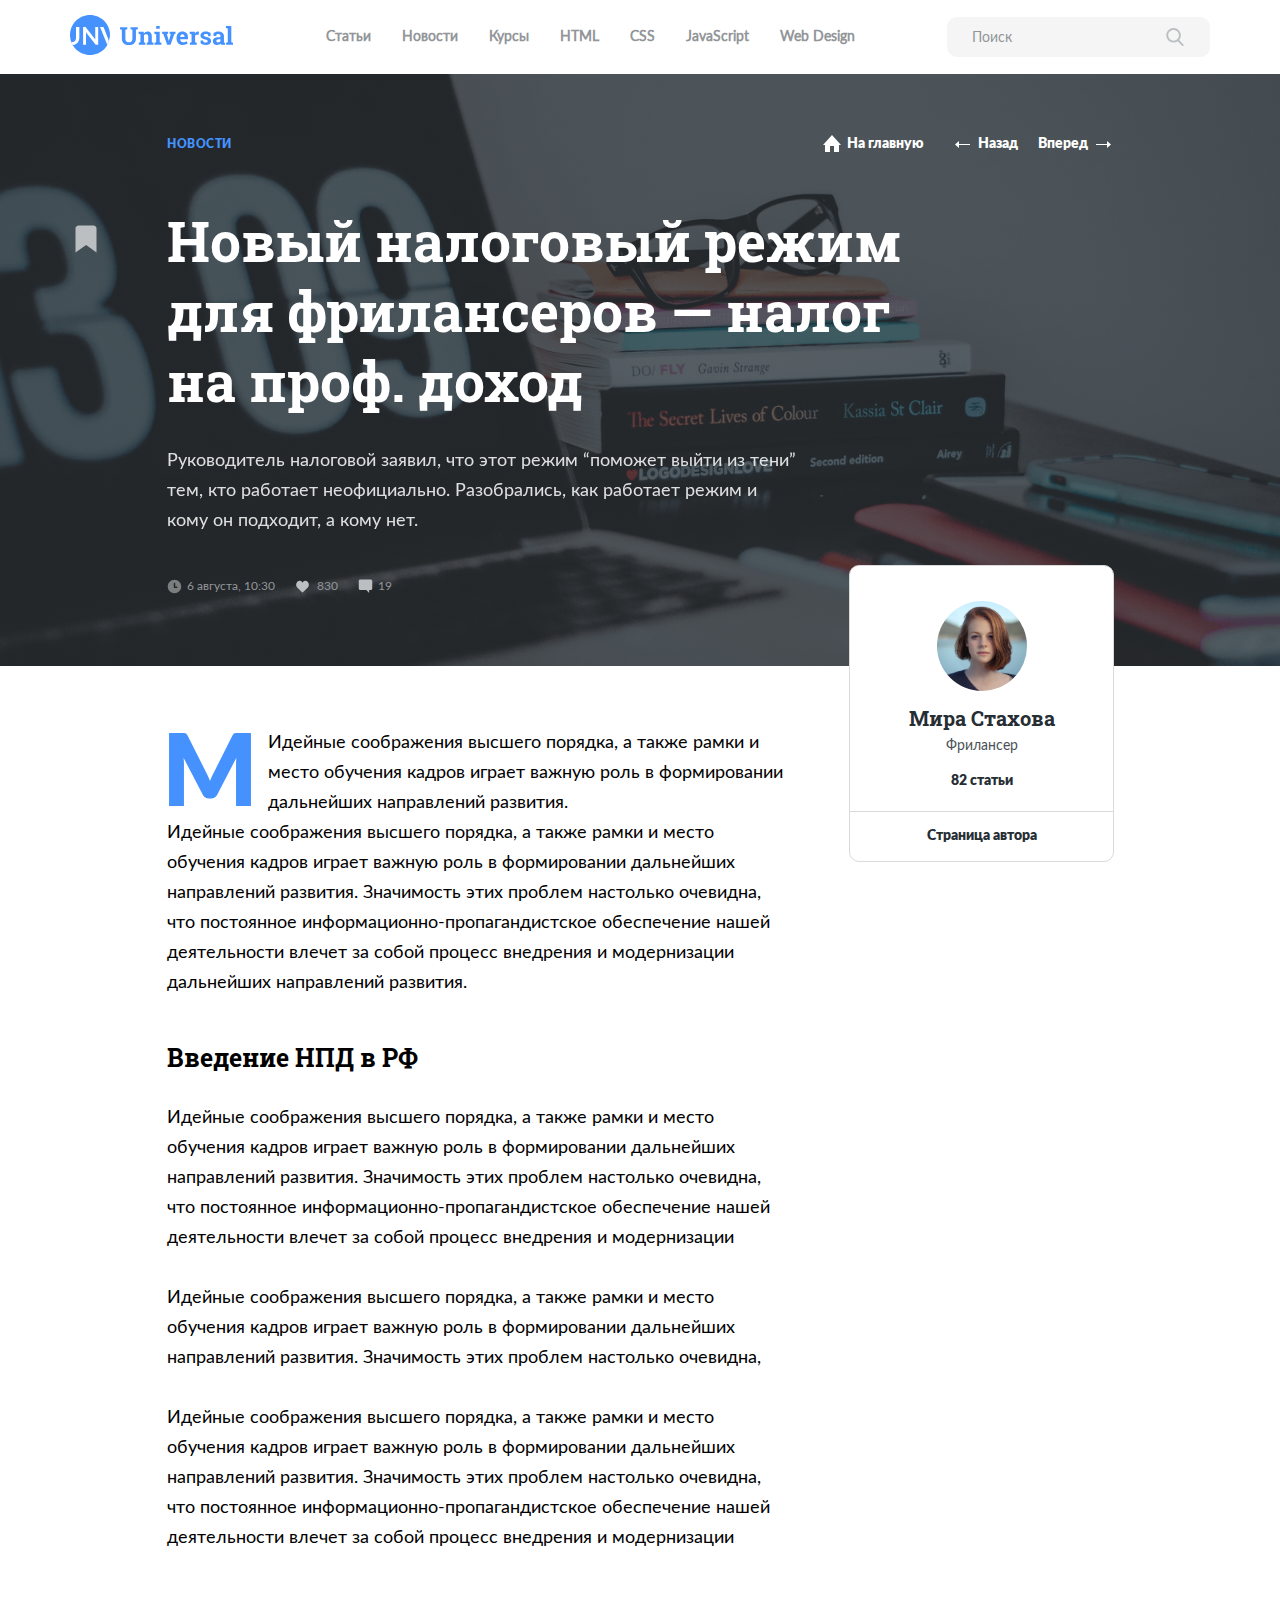
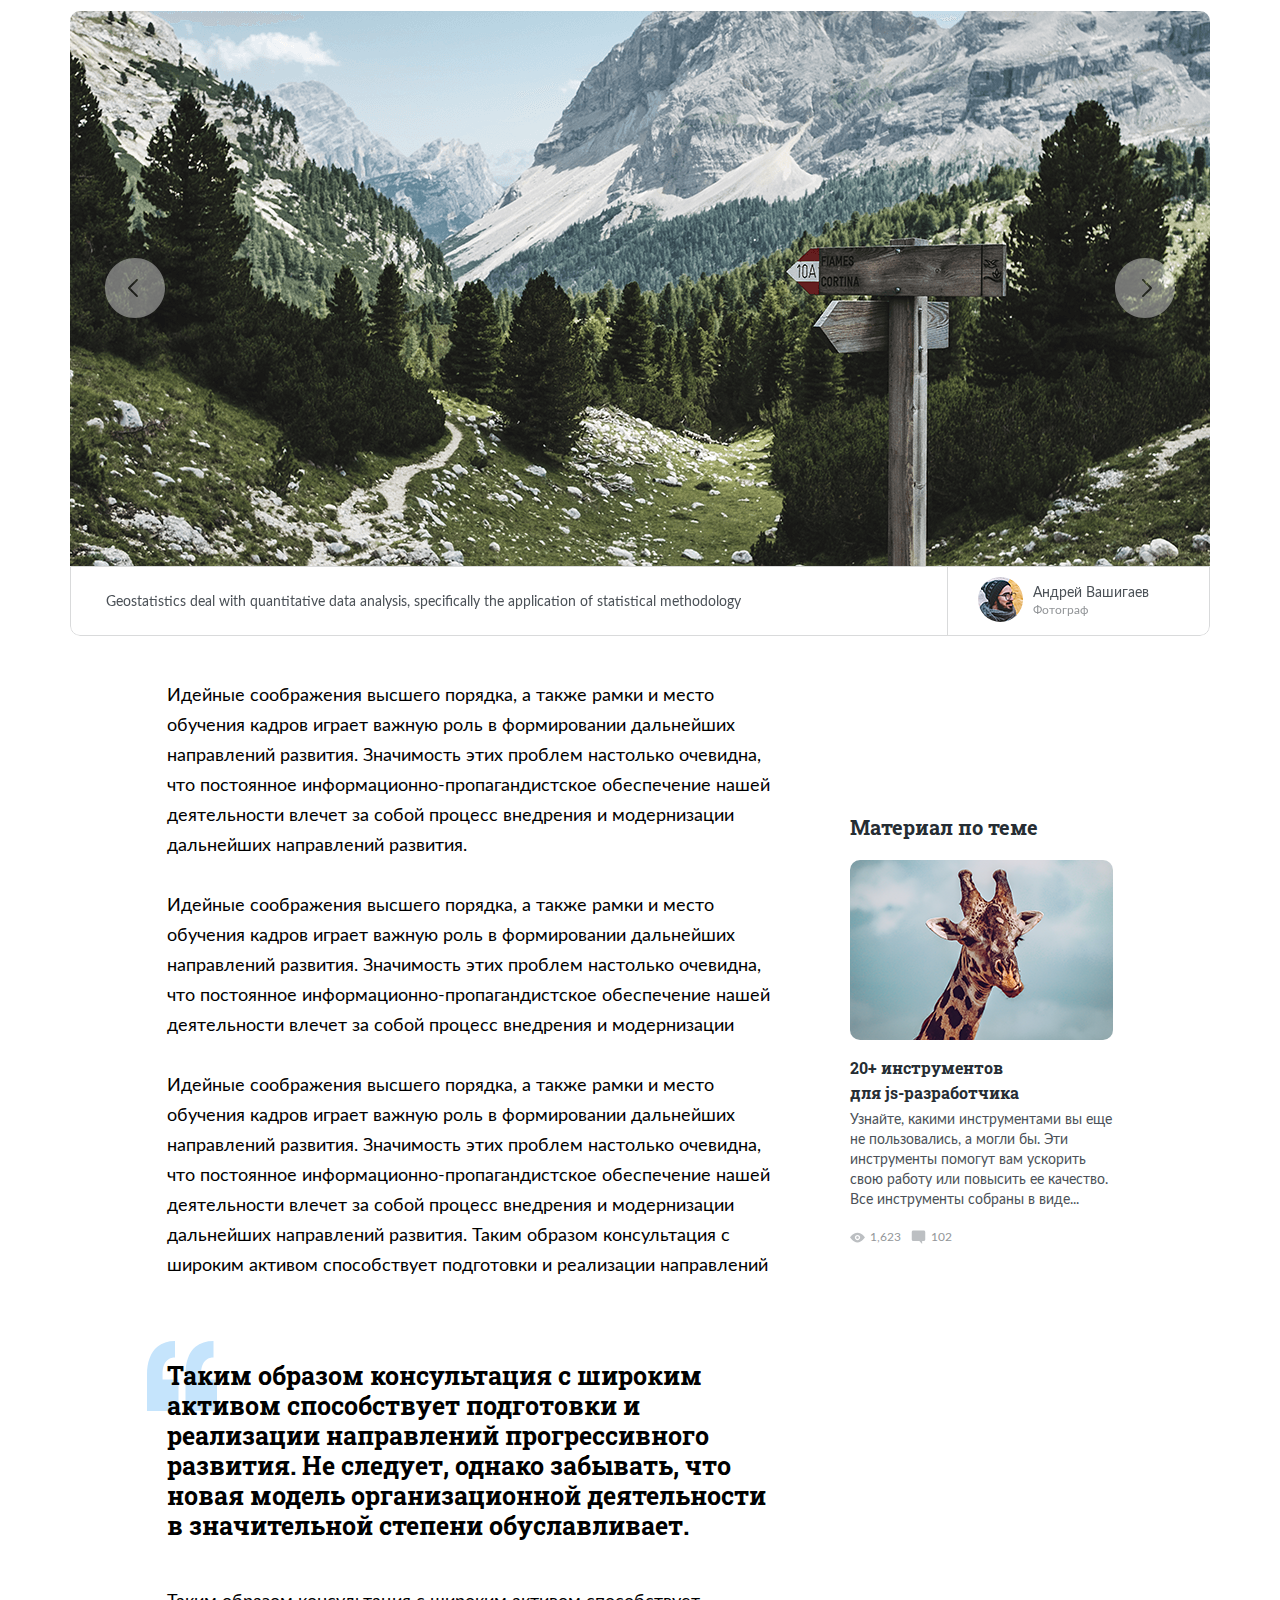
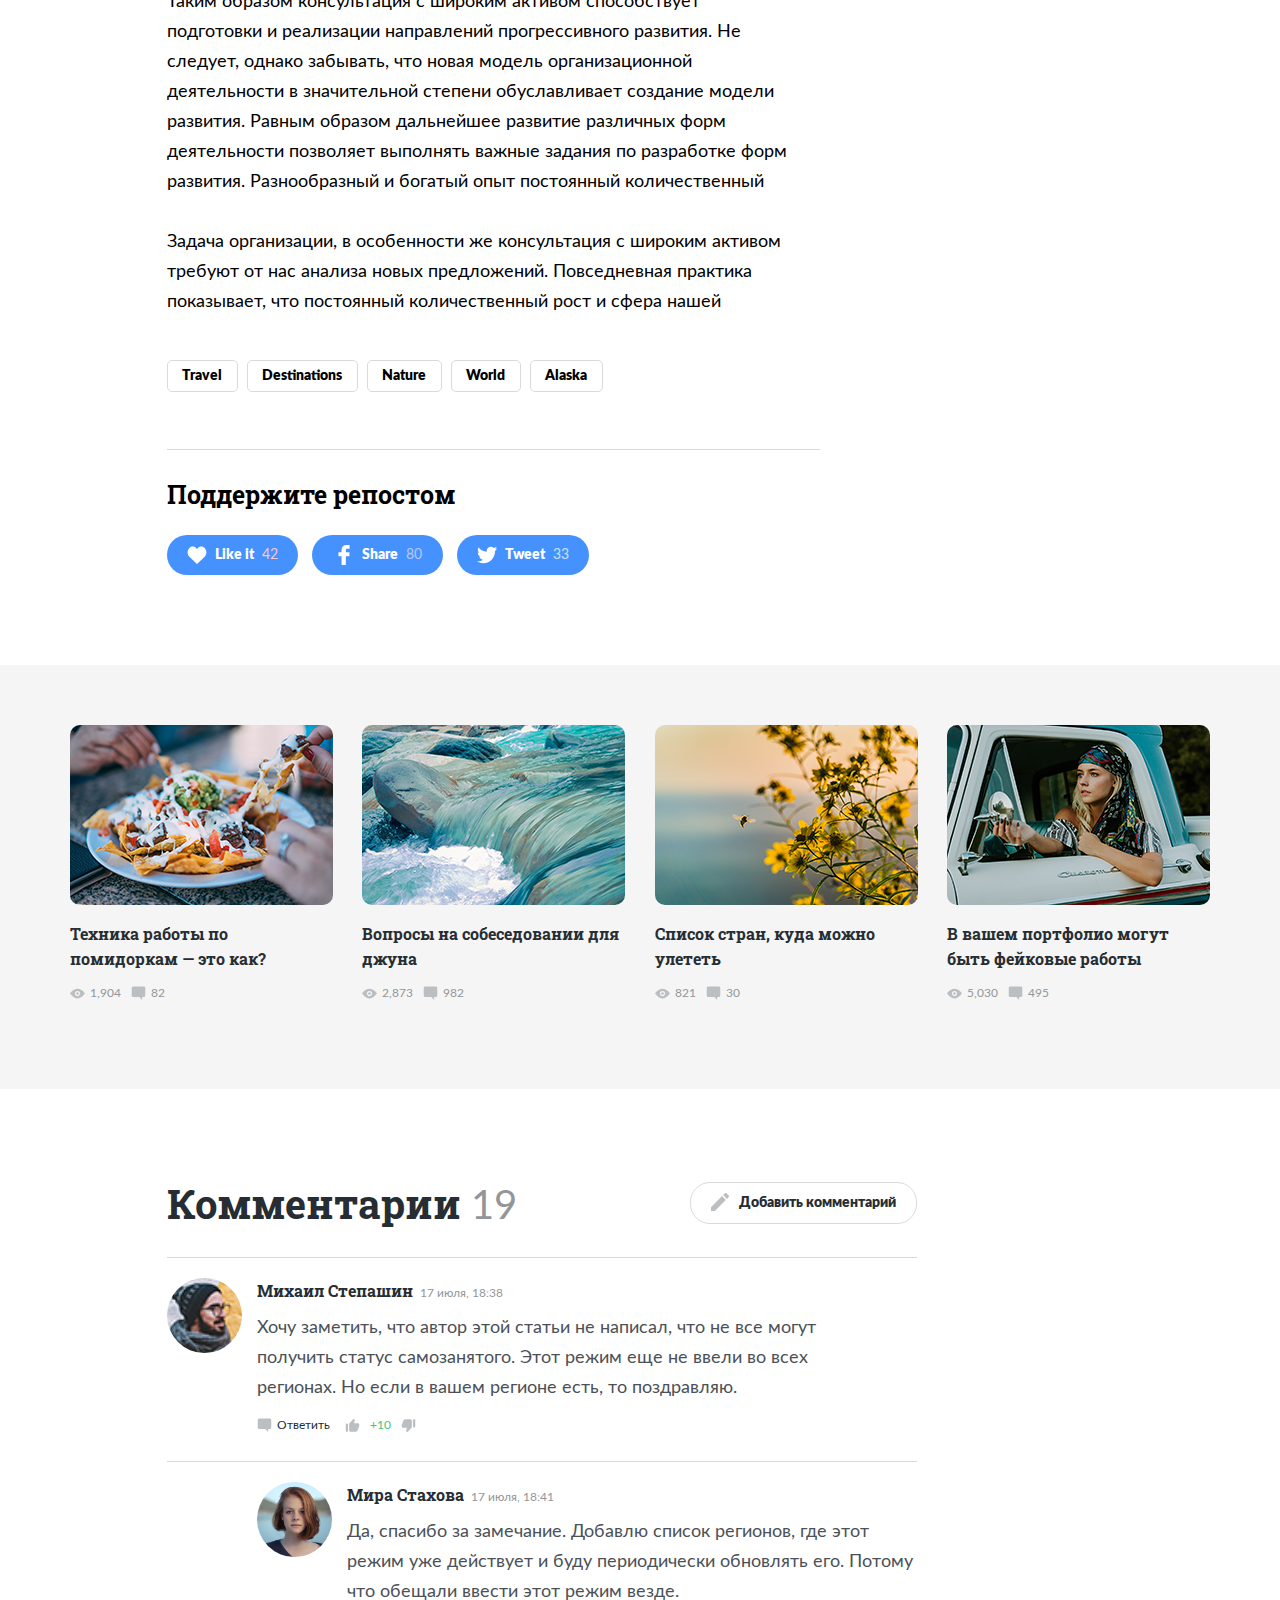
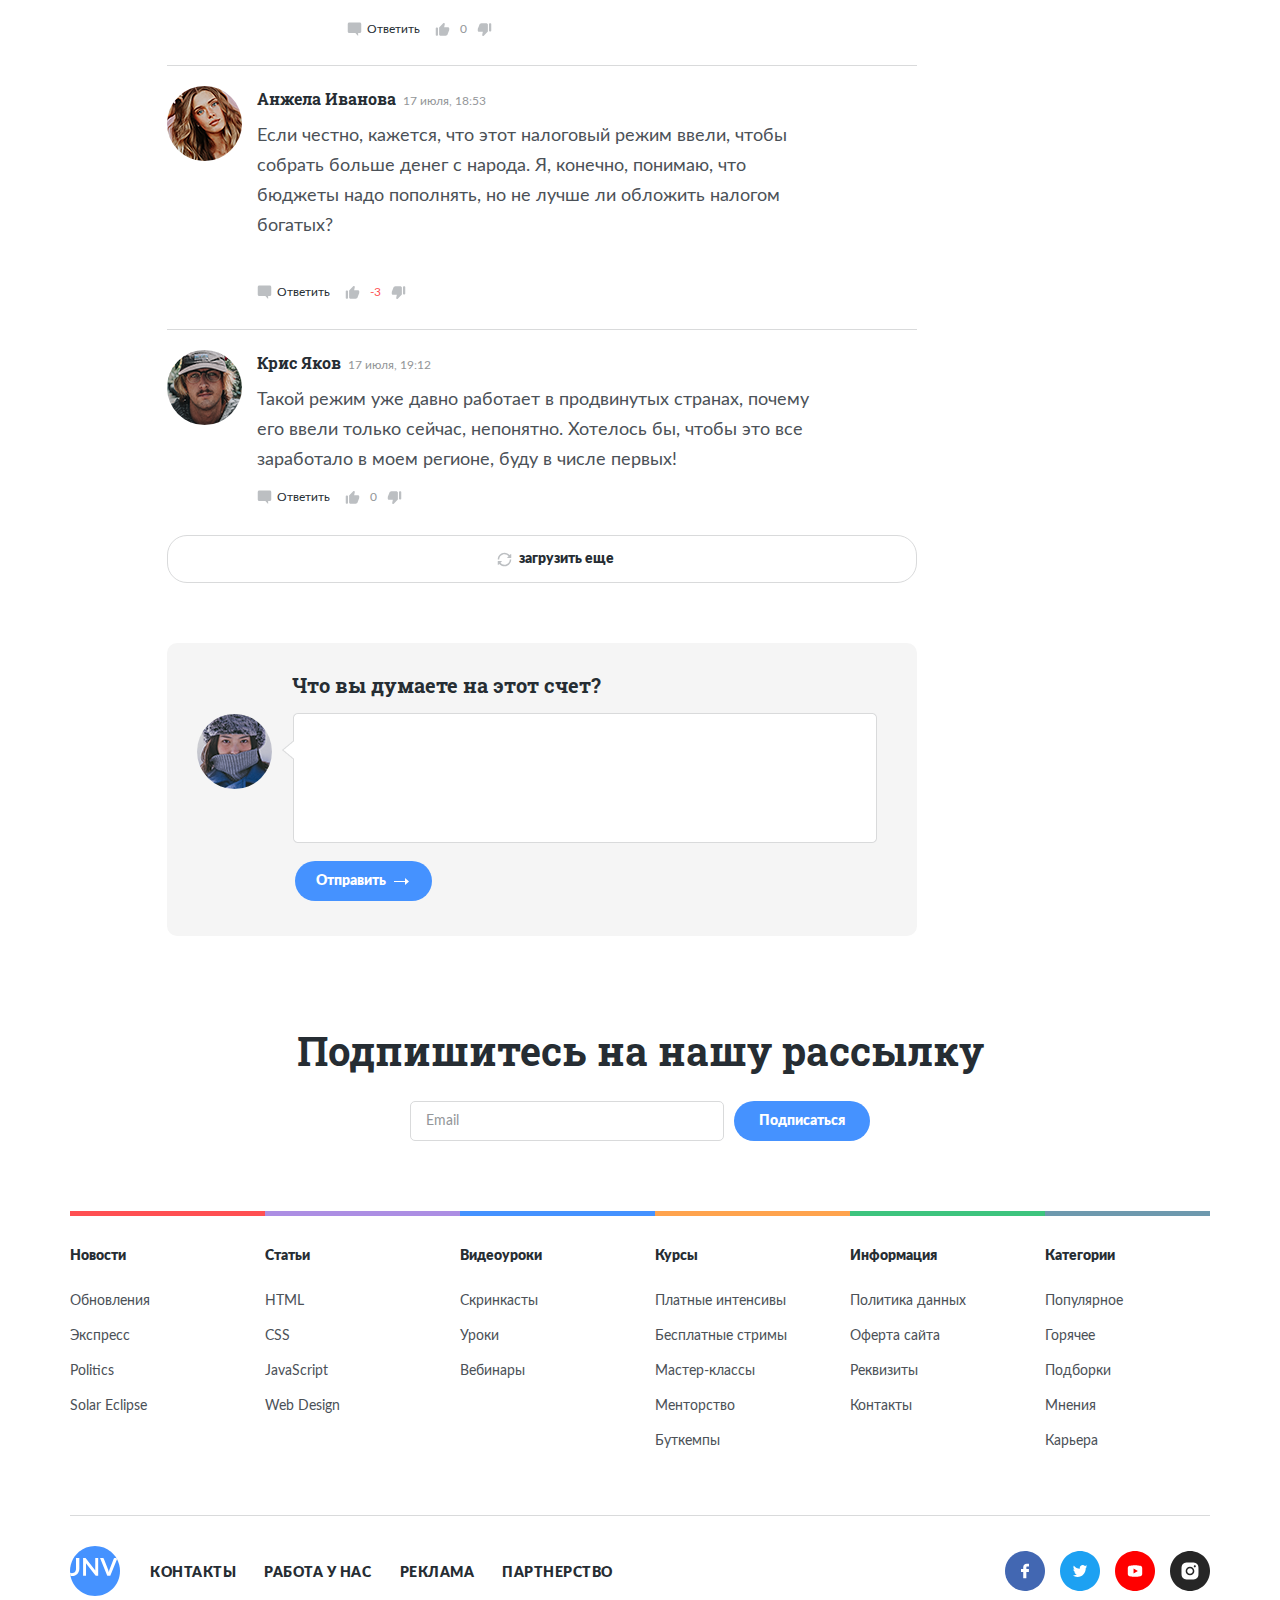
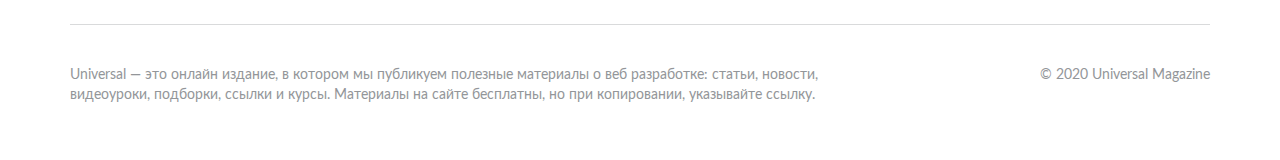
<file: article-3.html>
<!DOCTYPE html>
<html lang="ru">

<head>
  <meta charset="UTF-8">
  <meta name="viewport" content="width=device-width, initial-scale=1.0">
  <title>Universal - просто очки на книгах</title>
  <link rel="icon" href="img/favicon.ico" type="image/x-icon">
  <link href="https://fonts.googleapis.com/css2?family=Roboto+Slab:wght@700&display=swap" rel="stylesheet">
  <link rel="stylesheet" href="css/swiper-bundle.min.css">
  <link rel="stylesheet" href="css/style.css">
</head>

<body>
  <header class="header header_whtie">
    <div class="container">
      <div class="header-nav">
        <a href="/universal" class="header__logo">
          <img src="img/header/article-logo.svg" alt="Universal" class="header-nav__logo">
        </a>
        <div class="header__wrapper header__wrapper_mobile header__wrapper_mobile_light">
          <ul class="header-nav__ul header-nav__ul_mobile_visible">
            <li class="header-nav__item_mobile_visible">
              <form action="#" class="header-nav__search">
                <input type="text" class="header-nav__input header-nav__input_light" placeholder="Поиск">
                <button class="header-nav__button header-nav__button_light">
                  <img src="img/header/Search-icon.svg" alt="Иконка: поиск">
                </button>
              </form>
            </li>
            <li class="header-nav__item"><a href="#" class="header-nav__link header-nav__link_grey">Статьи</a></li>
            <li class="header-nav__item"><a href="#" class="header-nav__link header-nav__link_grey">Новости</a></li>
            <li class="header-nav__item"><a href="#" class="header-nav__link header-nav__link_grey">Курсы</a></li>
            <li class="header-nav__item"><a href="#" class="header-nav__link header-nav__link_grey">HTML</a></li>
            <li class="header-nav__item"><a href="#" class="header-nav__link header-nav__link_grey">CSS</a></li>
            <li class="header-nav__item"><a href="#" class="header-nav__link header-nav__link_grey">JavaScript</a></li>
            <li class="header-nav__item"><a href="#" class="header-nav__link header-nav__link_grey">Web Design</a></li>
          </ul>
        </div>
        <form action="#" class="header-nav__search header-nav__search_mobile_hidden">
          <input type="text" class="header-nav__input header-nav__input_light" placeholder="Поиск">
          <button class="header-nav__button header-nav__button_light">
            <img src="img/header/Search-icon.svg" alt="Иконка: поиск">
          </button>
        </form>
        <button class="menu-button menu-button_light header-nav__menu-button">
          <span class="menu-button__line menu-button__line_light"></span>
          <span class="menu-button__line menu-button__line_light"></span>
          <span class="menu-button__line menu-button__line_light"></span>
        </button>
      </div>
    </div>
  </header>

  <main class="main-display main-display_3">
    <div class="container">
      <div class="main-display__container">
        <div class="main-display__top">
          <span class="main-display__subtitle">Новости</span>
          <div class="main-display__links">
            <a href="/universal" class="main-display__link main-display__link_home">
              <img src="img/main/Home.svg" alt="Иконка: на главную" class="main-display__icon main-display__icon_home">
              <span class="main-display__link-text">На главную</span>
            </a>
            <a href="/universal/article-2.html" class="main-display__link main-display__link_prev">
              <img src="img/main/Arrow.svg" alt="Иконка: назад" class="main-display__icon main-display__icon_prev">
              <span class="main-display__link-text">Назад</span>
            </a>
            <a href="#" class="main-display__link main-display__link_next">
              <span class="main-display__link-text">Вперед</span>
              <img src="img/main/Arrow-1.svg" alt="Иконка: вперед" class="main-display__icon main-display__icon_next">
            </a>
          </div>
        </div>
        <div class="main-display__text">
          <h1 class="main-display__title">Новый налоговый режим для фрилансеров — налог на проф. доход</h1>
          <p class="main-display__description">Руководитель налоговой заявил, что этот режим “поможет выйти из тени”
            тем, кто
            работает неофициально. Разобрались, как
            работает режим и кому он подходит, а кому нет.</p>
        </div>
        <div class="main-display__bottom">
          <img src="img/main/Clock.svg" alt="" class="main-display__bottom-icon main-display__bottom-icon_clock">
          <time datetime="2020-08-06T10:30" class="date main-display__date">6 августа, 10:30</time>
          <button class="heart main-display__button">
            <svg width="13" height="13" viewBox="0 0 13 13" fill="none" xmlns="http://www.w3.org/2000/svg">
              <path fill-rule="evenodd" clip-rule="evenodd"
                d="M11.8391 1.96033C11.1701 1.2119 10.2807 0.800049 9.33459 0.800049C8.38831 0.800049 7.59423 1.2119 6.925 1.96033L6.49998 2.63921L6.075 1.96033C5.40597 1.2119 4.61164 0.800049 3.66557 0.800049C2.71953 0.800049 1.82982 1.2119 1.16086 1.96033C-0.220288 3.50554 -0.220288 6.01968 1.16086 7.56429L6.10991 12.3207C6.19083 12.4116 6.29157 12.4672 6.39682 12.4886C6.43211 12.4964 6.46761 12.5 6.50317 12.5C6.64318 12.5 6.78341 12.4403 6.89004 12.3207L11.8391 7.56429C13.2203 6.01968 13.2203 3.50554 11.8391 1.96033Z"
                fill="currentColor" />
            </svg>
          </button>
          <span class="numbers main-display__numbers">830</span>
          <a href="#comments" class="main-display__bottom-link">
            <svg width="15" height="14" viewBox="0 0 15 14" fill="none" xmlns="http://www.w3.org/2000/svg">
              <path fill-rule="evenodd" clip-rule="evenodd"
                d="M11.1346 10.9998V13.9998L8.36064 10.9998H2.25C1.42157 10.9998 0.75 10.3282 0.75 9.49976V1.99976C0.75 1.17133 1.42157 0.499756 2.25 0.499756H12.75C13.5784 0.499756 14.25 1.17133 14.25 1.99976V9.49976C14.25 10.3282 13.5784 10.9998 12.75 10.9998H11.1346Z"
                fill="currentColor" />
            </svg>
          </a>
          <span class="numbers main-display__numbers">19</span>
        </div>
        <div class="flag main-display__flag">
          <svg width="22" height="28" viewBox="0 0 22 28" fill="none" xmlns="http://www.w3.org/2000/svg">
            <path fill-rule="evenodd" clip-rule="evenodd"
              d="M3.5 0.5H18.5C20.1569 0.5 21.5 1.84315 21.5 3.5V27.5L11.1424 20L0.5 27.5V3.5C0.5 1.84315 1.84315 0.5 3.5 0.5Z"
              fill="currentColor" />
          </svg>
        </div>
      </div>
    </div>
  </main>

  <article class="article">
    <div class="article-container">
      <div class="article__wrapper article__wrapper_first">
        <p class="article__text article__text_first">М Идейные соображения высшего порядка, а также рамки и место
          обучения кадров играет важную роль в формировании дальнейших направлений развития.</p>
        <div class="article__profile">
          <img src="img/article/author.png" alt="" class="article__profile-image">
          <span class="article__profile-name">Мира Стахова</span>
          <span class="article__profile-subtitle">Фрилансер</span>
          <span class="article__profile-articles">82 статьи</span>
          <a href="#" class="article__profile-button">Страница автора</a>
        </div>
      </div>
      <div class="article__wrapper">
        <p class="article__text article__text_mb-45">Идейные соображения высшего порядка, а также рамки и место обучения
          кадров играет важную роль в
          формировании дальнейших
          направлений развития. Значимость этих проблем настолько очевидна, что&nbsp;постоянное
          информационно-пропагандистское
          обеспечение нашей деятельности влечет за собой процесс внедрения и модернизации дальнейших направлений
          развития.</p>
      </div>
      <div class="article__wrapper">
        <h2 class="article__title">Введение НПД в РФ</h2>
        <p class="article__text">Идейные соображения высшего порядка, а также рамки и место обучения кадров играет
          важную роль в формировании дальнейших
          направлений развития. Значимость этих проблем настолько очевидна, что&nbsp;постоянное
          информационно-пропагандистское
          обеспечение нашей деятельности влечет за собой процесс внедрения и модернизации</p>
        <p class="article__text">Идейные соображения высшего порядка, а также рамки и место обучения кадров играет
          важную роль в формировании дальнейших
          направлений развития. Значимость этих проблем настолько очевидна,</p>
        <p class="article__text article__text_mb-58">Идейные соображения высшего порядка, а также рамки и место обучения
          кадров играет важную роль в формировании дальнейших
          направлений развития. Значимость этих проблем настолько очевидна, что&nbsp;постоянное
          информационно-пропагандистское
          обеспечение нашей деятельности влечет за собой процесс внедрения и модернизации</p>
      </div>
    </div>
    <div class="container">
      <!-- Slider main container -->
      <div class="swiper-container article-slider">
        <!-- Additional required wrapper -->
        <div class="swiper-wrapper">
          <!-- Slides -->
          <div class="swiper-slide article-slider__item">
            <img src="img/article/slider-photo.png" alt="Фото" class="article-slider__image">
            <div class="article-slider__bottom">
              <div class="article-slider__bottom-text">Geostatistics deal with quantitative data analysis, specifically
                the
                application of statistical methodology</div>
              <div class="article-slider__bottom-profile">
                <img src="img/article/photograph.png" alt="Фотограф" class="article-slider__bottom-img">
                <div class="article-slider__bottom-photograph">
                  <span class="article-slider__bottom-name">Андрей Вашигаев</span>
                  <span class="article-slider__bottom-subtitle">Фотограф</span>
                </div>
              </div>
            </div>
          </div>
          <div class="swiper-slide article-slider__item">
            <img src="img/article/slider-photo-2.jpg" alt="Фото" class="article-slider__image">
            <div class="article-slider__bottom">
              <div class="article-slider__bottom-text">Geostatistics deal with quantitative data analysis, specifically
                the
                application of statistical methodology</div>
              <div class="article-slider__bottom-profile">
                <img src="img/article/photograph.png" alt="Фотограф" class="article-slider__bottom-img">
                <div class="article-slider__bottom-photograph">
                  <span class="article-slider__bottom-name">Андрей Вашигаев</span>
                  <span class="article-slider__bottom-subtitle">Фотограф</span>
                </div>
              </div>
            </div>
          </div>
          <div class="swiper-slide article-slider__item">
            <img src="img/article/slider-photo-3.jpg" alt="Фото" class="article-slider__image">
            <div class="article-slider__bottom">
              <div class="article-slider__bottom-text">Geostatistics deal with quantitative data analysis, specifically
                the
                application of statistical methodology</div>
              <div class="article-slider__bottom-profile">
                <img src="img/article/photograph.png" alt="Фотограф" class="article-slider__bottom-img">
                <div class="article-slider__bottom-photograph">
                  <span class="article-slider__bottom-name">Андрей Вашигаев</span>
                  <span class="article-slider__bottom-subtitle">Фотограф</span>
                </div>
              </div>
            </div>
          </div>
        </div>

        <!-- If we need navigation buttons -->
        <button class="article-slider__button article-slider__button_prev"></button>
        <button class="article-slider__button article-slider__button_next"></button>

      </div>
    </div>
    <div class="article-container">
      <div class="article__wrapper article__wrapper_bottom">
        <p class="article__text">Идейные соображения высшего порядка, а также рамки и место обучения кадров играет
          важную роль в формировании дальнейших
          направлений развития. Значимость этих проблем настолько очевидна, что&nbsp;постоянное
          информационно-пропагандистское
          обеспечение нашей деятельности влечет за собой процесс внедрения и модернизации дальнейших направлений
          развития.</p>
        <p class="article__text">Идейные соображения высшего порядка, а также рамки и место обучения кадров играет
          важную роль в формировании дальнейших
          направлений развития. Значимость этих проблем настолько очевидна, что&nbsp;постоянное
          информационно-пропагандистское
          обеспечение нашей деятельности влечет за собой процесс внедрения и модернизации</p>
        <p class="article__text article__text_mb-15">Идейные соображения высшего порядка, а также рамки и место обучения
          кадров играет важную роль в формировании дальнейших
          направлений развития. Значимость этих проблем настолько очевидна, что&nbsp;постоянное
          информационно-пропагандистское
          обеспечение нашей деятельности влечет за собой процесс внедрения и модернизации дальнейших направлений
          развития. Таким
          образом консультация с широким активом способствует подготовки и реализации направлений</p>
        <div class="article__card">
          <a href="/universal/article-2.html" class="article__card-link"></a>
          <h2 class="article__card-title">Материал по
              теме</h2>
          <img src="img/article/card-photo.png"
              alt="Жираф" class="article__card-image">
          <h3 class="article__card-subtitle">20+
              инструментов для js-разработчика</h3>
          <p class="article__card-description">Узнайте,
              какими инструментами вы еще не пользовались, а могли бы. Эти инструменты помогут вам ускорить свою работу
              или
              повысить ее качество. Все инструменты собраны в виде...</p>
          <div class="article__card-bottom">
            <img src="img/article/Eye.svg" alt="Иконка" class="article__card-bottom-icon">
            <span class="numbers article__card-bottom-numbers">1,623</span>
            <a href="#comments" class="article__card-bottom-link">
              <svg width="15" height="14" viewBox="0 0 15 14" fill="none" xmlns="http://www.w3.org/2000/svg">
                <path fill-rule="evenodd" clip-rule="evenodd"
                  d="M11.1346 10.9998V13.9998L8.36064 10.9998H2.25C1.42157 10.9998 0.75 10.3282 0.75 9.49976V1.99976C0.75 1.17133 1.42157 0.499756 2.25 0.499756H12.75C13.5784 0.499756 14.25 1.17133 14.25 1.99976V9.49976C14.25 10.3282 13.5784 10.9998 12.75 10.9998H11.1346Z"
                  fill="currentColor" />
              </svg>
            </a>
            <span class="numbers article__card-bottom-numbers">102</span>
          </div>
        </div>
      </div>
    </div>
    <div class="article-container article-container_last">
      <div class="article__title-wrapper">
        <img src="img/article/Quote.svg" alt="Иконка" class="article__title-icon">
        <p class="article__title">Таким образом консультация с широким активом способствует подготовки и реализации
          направлений прогрессивного развития.
          Не следует, однако забывать, что новая модель организационной деятельности в значительной степени
          обуславливает.</p>
      </div>
      <p class="article__text">Таким образом консультация с широким активом способствует подготовки и реализации
        направлений прогрессивного развития.
        Не следует, однако забывать, что новая модель организационной деятельности в значительной степени обуславливает
        создание
        модели развития. Равным образом дальнейшее развитие различных форм деятельности позволяет выполнять важные
        задания по
        разработке форм развития. Разнообразный и богатый опыт постоянный количественный</p>
      <p class="article__text article__text_mb-15">
        Задача организации, в особенности же консультация с широким активом требуют от нас анализа новых предложений.
        Повседневная практика показывает, что постоянный количественный рост и сфера нашей
      </p>
      <div class="article__tags">
        <button class="article__tags-button"><span class="article__tags-button-text">Travel</span></button>
        <button class="article__tags-button"><span class="article__tags-button-text">Destinations</span></button>
        <button class="article__tags-button"><span class="article__tags-button-text">Nature</span></button>
        <button class="article__tags-button"><span class="article__tags-button-text">World</span></button>
        <button class="article__tags-button"><span class="article__tags-button-text">Alaska</span></button>
      </div>
      <div class="article__repost">
        <h2 class="article__repost-title">Поддержите репостом</h2>
        <div class="article__buttons">
          <button class="button article__repost-button">
            <img src="img/article/Heart.svg" alt="Иконка" class="article__repost-icon">
            <span class="article__repost-text">Like it</span>
            <span class="article__repost-numbers article__repost-numbers_red">42</span>
          </button>
          <button class="button article__repost-button">
            <img src="img/article/Facebook.svg" alt="Иконка" class="article__repost-icon">
            <span class="article__repost-text">Share</span>
            <span class="article__repost-numbers">80</span>
          </button>
          <button class="button article__repost-button">
            <img src="img/article/Twitter.svg" alt="Иконка" class="article__repost-icon">
            <span class="article__repost-text">Tweet</span>
            <span class="article__repost-numbers article__repost-numbers_light">33</span>
          </button>
        </div>
      </div>
    </div>
  </article>

  <section class="more-cards">
    <div class="container">
      <div class="more-cards__wrapper">
        <div class="more-cards__card">
          <div class="more-cards__hover"><a href="#" class="more-cards__hover-link">Читать</a></div>
          <a href="#" class="more-cards__link"></a>
          <img src="img/more-cards/1.png" alt="Фото" class="more-cards__img">
          <h2 class="more-cards__title">Техника работы по помидоркам — это как?</h2>
          <div class="more-cards__bottom">
            <img src="img/article/Eye.svg" alt="Иконка" class="more-cards__bottom-icon">
            <span class="numbers more-cards__bottom-numbers">1,904</span>
            <a href="#comments" class="more-cards__icon-link">
              <svg width="15" height="14" viewBox="0 0 15 14" fill="none" xmlns="http://www.w3.org/2000/svg">
                <path fill-rule="evenodd" clip-rule="evenodd"
                  d="M11.1346 10.9998V13.9998L8.36064 10.9998H2.25C1.42157 10.9998 0.75 10.3282 0.75 9.49976V1.99976C0.75 1.17133 1.42157 0.499756 2.25 0.499756H12.75C13.5784 0.499756 14.25 1.17133 14.25 1.99976V9.49976C14.25 10.3282 13.5784 10.9998 12.75 10.9998H11.1346Z"
                  fill="currentColor" />
              </svg>
            </a>
            <span class="numbers more-cards__bottom-numbers">82</span>
          </div>
        </div>
        <div class="more-cards__card">
          <div class="more-cards__hover"><a href="#" class="more-cards__hover-link">Читать</a></div>
          <a href="#" class="more-cards__link"></a>
          <img src="img/more-cards/2.png" alt="Фото" class="more-cards__img">
          <h2 class="more-cards__title">Вопросы на собеседовании для джуна</h2>
          <div class="more-cards__bottom">
            <img src="img/article/Eye.svg" alt="Иконка" class="more-cards__bottom-icon">
            <span class="numbers more-cards__bottom-numbers">2,873</span>
            <a href="#comments" class="more-cards__icon-link">
              <svg width="15" height="14" viewBox="0 0 15 14" fill="none" xmlns="http://www.w3.org/2000/svg">
                <path fill-rule="evenodd" clip-rule="evenodd"
                  d="M11.1346 10.9998V13.9998L8.36064 10.9998H2.25C1.42157 10.9998 0.75 10.3282 0.75 9.49976V1.99976C0.75 1.17133 1.42157 0.499756 2.25 0.499756H12.75C13.5784 0.499756 14.25 1.17133 14.25 1.99976V9.49976C14.25 10.3282 13.5784 10.9998 12.75 10.9998H11.1346Z"
                  fill="currentColor" />
              </svg>
            </a>
            <span class="numbers more-cards__bottom-numbers">982</span>
          </div>
        </div>
        <div class="more-cards__card">
          <div class="more-cards__hover"><a href="#" class="more-cards__hover-link">Читать</a></div>
          <a href="#" class="more-cards__link"></a>
          <img src="img/more-cards/3.png" alt="Фото" class="more-cards__img">
          <h2 class="more-cards__title">Список стран, куда можно улететь</h2>
          <div class="more-cards__bottom">
            <img src="img/article/Eye.svg" alt="Иконка" class="more-cards__bottom-icon">
            <span class="numbers more-cards__bottom-numbers">821</span>
            <a href="#comments" class="more-cards__icon-link">
              <svg width="15" height="14" viewBox="0 0 15 14" fill="none" xmlns="http://www.w3.org/2000/svg">
                <path fill-rule="evenodd" clip-rule="evenodd"
                  d="M11.1346 10.9998V13.9998L8.36064 10.9998H2.25C1.42157 10.9998 0.75 10.3282 0.75 9.49976V1.99976C0.75 1.17133 1.42157 0.499756 2.25 0.499756H12.75C13.5784 0.499756 14.25 1.17133 14.25 1.99976V9.49976C14.25 10.3282 13.5784 10.9998 12.75 10.9998H11.1346Z"
                  fill="currentColor" />
              </svg>
            </a>
            <span class="numbers more-cards__bottom-numbers">30</span>
          </div>
        </div>
        <div class="more-cards__card">
          <div class="more-cards__hover"><a href="#" class="more-cards__hover-link">Читать</a></div>
          <a href="#" class="more-cards__link"></a>
          <img src="img/more-cards/4.png" alt="Фото" class="more-cards__img">
          <h2 class="more-cards__title">В вашем портфолио могут быть фейковые работы</h2>
          <div class="more-cards__bottom">
            <img src="img/article/Eye.svg" alt="Иконка" class="more-cards__bottom-icon">
            <span class="numbers more-cards__bottom-numbers">5,030</span>
            <a href="#comments" class="more-cards__icon-link">
              <svg width="15" height="14" viewBox="0 0 15 14" fill="none" xmlns="http://www.w3.org/2000/svg">
                <path fill-rule="evenodd" clip-rule="evenodd"
                  d="M11.1346 10.9998V13.9998L8.36064 10.9998H2.25C1.42157 10.9998 0.75 10.3282 0.75 9.49976V1.99976C0.75 1.17133 1.42157 0.499756 2.25 0.499756H12.75C13.5784 0.499756 14.25 1.17133 14.25 1.99976V9.49976C14.25 10.3282 13.5784 10.9998 12.75 10.9998H11.1346Z"
                  fill="currentColor" />
              </svg>
            </a>
            <span class="numbers more-cards__bottom-numbers">495</span>
          </div>
        </div>
      </div>
    </div>
  </section>

  <section id="comments" class="comments">
    <div class="comments-container">
      <div class="comments__wrapper">
        <h2 class="comments__title">Комментарии <span class="comments__title comments__title_numbers">19</span></h2>
        <a href="#text" class="comments-button comments__button">
          <img src="img/comments/Icon/Pencil.svg" alt="Иконка" class="comments__icon">
          Добавить комментарий</a>
        <div class="comments__user-comment">
          <img src="img/article/photograph.png" alt="Аватар" class="comments__user-avatar">
          <div class="comments__text">
            <h3 class="comments__username">Михаил Степашин <time class="date comments__date"
                datetime="2020-07-17T18:38">17 июля, 18:38</time></h3>
            <p class="comments__description">Хочу заметить, что автор этой статьи не написал, что не все могут получить
              статус самозанятого. Этот режим еще не ввели
              во всех регионах. Но если в вашем регионе есть, то поздравляю.</p>
            <div class="comments__bottom">
              <a href="#text" class="comments__bottom-link">
                <div class="comments__bottom-icon">
                  <svg width="15" height="14" viewBox="0 0 15 14" xmlns="http://www.w3.org/2000/svg">
                    <path fill-rule="evenodd" clip-rule="evenodd"
                      d="M11.1346 10.9998V13.9998L8.36064 10.9998H2.25C1.42157 10.9998 0.75 10.3282 0.75 9.49976V1.99976C0.75 1.17133 1.42157 0.499756 2.25 0.499756H12.75C13.5784 0.499756 14.25 1.17133 14.25 1.99976V9.49976C14.25 10.3282 13.5784 10.9998 12.75 10.9998H11.1346Z"
                      fill="currentFill" />
                  </svg>
                </div>
                <span class="comments__bottom-text">Ответить</span>
              </a>
              <button class="like comments__bottom-button">
                <svg width="15" height="13" viewBox="0 0 15 13" fill="none" xmlns="http://www.w3.org/2000/svg">
                  <path fill-rule="evenodd" clip-rule="evenodd"
                    d="M1.5 12.75C1.08579 12.75 0.75 12.4142 0.75 12V5.25001C0.75 4.83579 1.08579 4.50001 1.5 4.50001H2.25C2.66421 4.50001 3 4.83579 3 5.25001V12C3 12.4142 2.66421 12.75 2.25 12.75H1.5ZM13.0227 4.20939C13.6977 4.20939 14.25 4.80066 14.25 5.52331C14.2403 6.52762 14.2162 7.08155 14.1778 7.18508C14.1394 7.28861 13.5089 8.8808 12.2864 11.9616C12.1023 12.4215 10.5902 12.75 10.0993 12.75H5.79C5.115 12.75 4.125 12.1587 4.125 11.4361V4.50001L8.19543 0.287946L8.19774 0.285557C8.55929 -0.0859288 9.15354 -0.0939831 9.52502 0.267568C9.64773 0.464659 9.77045 0.727447 9.77045 0.990235C9.77045 1.05593 9.77045 1.12163 9.77045 1.18733L9.15682 4.20939H13.0227Z"
                    fill="currentColor" />
                </svg>
              </button>
              <span class="numbers comments__bottom-numbers comments__bottom-numbers_green">+10</span>
              <button class="dislike comments__bottom-button">
                <svg width="15" height="13" viewBox="0 0 15 13" fill="none" xmlns="http://www.w3.org/2000/svg">
                  <path fill-rule="evenodd" clip-rule="evenodd"
                    d="M13.5 0.249994C13.9142 0.249994 14.25 0.58578 14.25 0.999994V7.74999C14.25 8.16421 13.9142 8.49999 13.5 8.49999H12.75C12.3358 8.49999 12 8.16421 12 7.74999V0.999994C12 0.58578 12.3358 0.249994 12.75 0.249994H13.5ZM1.97727 8.79061C1.30227 8.79061 0.75 8.19934 0.75 7.47669C0.759695 6.47238 0.783758 5.91845 0.822192 5.81492C0.860626 5.71139 1.49111 4.1192 2.71364 1.03836C2.89773 0.57848 4.40981 0.249994 4.90072 0.249994H9.21C9.885 0.249994 10.875 0.841267 10.875 1.56394V8.49999L6.80457 12.7121L6.80226 12.7144C6.44071 13.0859 5.84646 13.094 5.47498 12.7324C5.35227 12.5353 5.22955 12.2726 5.22955 12.0098C5.22955 11.9441 5.22955 11.8784 5.22955 11.8127L5.84318 8.79061H1.97727Z"
                    fill="currentColor" />
                </svg>
              </button>
            </div>
          </div>
        </div>
        <div class="comments__user-comment comments__user-comment_response">
          <img src="img/article/author.png" alt="Аватар" class="comments__user-avatar">
          <div class="comments__text">
            <h3 class="comments__username">Мира Стахова <time class="date comments__date" datetime="2020-07-17T18:41">17
                июля, 18:41</time></h3>
            <p class="comments__description">Да, спасибо за замечание. Добавлю список регионов, где этот режим уже
              действует и буду периодически обновлять его.
              Потому что обещали ввести этот режим везде.</p>
            <div class="comments__bottom">
              <a href="#text" class="comments__bottom-link">
                <div class="comments__bottom-icon">
                  <svg width="15" height="14" viewBox="0 0 15 14" xmlns="http://www.w3.org/2000/svg">
                    <path fill-rule="evenodd" clip-rule="evenodd"
                      d="M11.1346 10.9998V13.9998L8.36064 10.9998H2.25C1.42157 10.9998 0.75 10.3282 0.75 9.49976V1.99976C0.75 1.17133 1.42157 0.499756 2.25 0.499756H12.75C13.5784 0.499756 14.25 1.17133 14.25 1.99976V9.49976C14.25 10.3282 13.5784 10.9998 12.75 10.9998H11.1346Z"
                      fill="currentFill" />
                  </svg>
                </div>
                <span class="comments__bottom-text">Ответить</span>
              </a>
              <button class="like comments__bottom-button">
                <svg width="15" height="13" viewBox="0 0 15 13" fill="none" xmlns="http://www.w3.org/2000/svg">
                  <path fill-rule="evenodd" clip-rule="evenodd"
                    d="M1.5 12.75C1.08579 12.75 0.75 12.4142 0.75 12V5.25001C0.75 4.83579 1.08579 4.50001 1.5 4.50001H2.25C2.66421 4.50001 3 4.83579 3 5.25001V12C3 12.4142 2.66421 12.75 2.25 12.75H1.5ZM13.0227 4.20939C13.6977 4.20939 14.25 4.80066 14.25 5.52331C14.2403 6.52762 14.2162 7.08155 14.1778 7.18508C14.1394 7.28861 13.5089 8.8808 12.2864 11.9616C12.1023 12.4215 10.5902 12.75 10.0993 12.75H5.79C5.115 12.75 4.125 12.1587 4.125 11.4361V4.50001L8.19543 0.287946L8.19774 0.285557C8.55929 -0.0859288 9.15354 -0.0939831 9.52502 0.267568C9.64773 0.464659 9.77045 0.727447 9.77045 0.990235C9.77045 1.05593 9.77045 1.12163 9.77045 1.18733L9.15682 4.20939H13.0227Z"
                    fill="currentColor" />
                </svg>
              </button>
              <span class="numbers comments__bottom-numbers">0</span>
              <button class="dislike comments__bottom-button">
                <svg width="15" height="13" viewBox="0 0 15 13" fill="none" xmlns="http://www.w3.org/2000/svg">
                  <path fill-rule="evenodd" clip-rule="evenodd"
                    d="M13.5 0.249994C13.9142 0.249994 14.25 0.58578 14.25 0.999994V7.74999C14.25 8.16421 13.9142 8.49999 13.5 8.49999H12.75C12.3358 8.49999 12 8.16421 12 7.74999V0.999994C12 0.58578 12.3358 0.249994 12.75 0.249994H13.5ZM1.97727 8.79061C1.30227 8.79061 0.75 8.19934 0.75 7.47669C0.759695 6.47238 0.783758 5.91845 0.822192 5.81492C0.860626 5.71139 1.49111 4.1192 2.71364 1.03836C2.89773 0.57848 4.40981 0.249994 4.90072 0.249994H9.21C9.885 0.249994 10.875 0.841267 10.875 1.56394V8.49999L6.80457 12.7121L6.80226 12.7144C6.44071 13.0859 5.84646 13.094 5.47498 12.7324C5.35227 12.5353 5.22955 12.2726 5.22955 12.0098C5.22955 11.9441 5.22955 11.8784 5.22955 11.8127L5.84318 8.79061H1.97727Z"
                    fill="currentColor" />
                </svg>
              </button>
            </div>
          </div>
        </div>
        <div class="comments__user-comment">
          <img src="img/comments/comment-3.png" alt="Аватар" class="comments__user-avatar">
          <div class="comments__text">
            <h3 class="comments__username">Анжела Иванова <time class="date comments__date" datetime="2020-07-17T18:53">17
                июля, 18:53</time></h3>
            <p class="comments__description comments__description_mb-44">Если честно, кажется, что этот налоговый режим
              ввели, чтобы собрать больше денег с народа. Я, конечно, понимаю, что
              бюджеты надо пополнять, но не лучше ли обложить налогом богатых?</p>
            <div class="comments__bottom">
              <a href="#text" class="comments__bottom-link">
                <div class="comments__bottom-icon">
                  <svg width="15" height="14" viewBox="0 0 15 14" xmlns="http://www.w3.org/2000/svg">
                    <path fill-rule="evenodd" clip-rule="evenodd"
                      d="M11.1346 10.9998V13.9998L8.36064 10.9998H2.25C1.42157 10.9998 0.75 10.3282 0.75 9.49976V1.99976C0.75 1.17133 1.42157 0.499756 2.25 0.499756H12.75C13.5784 0.499756 14.25 1.17133 14.25 1.99976V9.49976C14.25 10.3282 13.5784 10.9998 12.75 10.9998H11.1346Z"
                      fill="currentFill" />
                  </svg>
                </div>
                <span class="comments__bottom-text">Ответить</span>
              </a>
              <button class="like comments__bottom-button">
                <svg width="15" height="13" viewBox="0 0 15 13" fill="none" xmlns="http://www.w3.org/2000/svg">
                  <path fill-rule="evenodd" clip-rule="evenodd"
                    d="M1.5 12.75C1.08579 12.75 0.75 12.4142 0.75 12V5.25001C0.75 4.83579 1.08579 4.50001 1.5 4.50001H2.25C2.66421 4.50001 3 4.83579 3 5.25001V12C3 12.4142 2.66421 12.75 2.25 12.75H1.5ZM13.0227 4.20939C13.6977 4.20939 14.25 4.80066 14.25 5.52331C14.2403 6.52762 14.2162 7.08155 14.1778 7.18508C14.1394 7.28861 13.5089 8.8808 12.2864 11.9616C12.1023 12.4215 10.5902 12.75 10.0993 12.75H5.79C5.115 12.75 4.125 12.1587 4.125 11.4361V4.50001L8.19543 0.287946L8.19774 0.285557C8.55929 -0.0859288 9.15354 -0.0939831 9.52502 0.267568C9.64773 0.464659 9.77045 0.727447 9.77045 0.990235C9.77045 1.05593 9.77045 1.12163 9.77045 1.18733L9.15682 4.20939H13.0227Z"
                    fill="currentColor" />
                </svg>
              </button>
              <span class="numbers comments__bottom-numbers comments__bottom-numbers_red">-3</span>
              <button class="dislike comments__bottom-button">
                <svg width="15" height="13" viewBox="0 0 15 13" fill="none" xmlns="http://www.w3.org/2000/svg">
                  <path fill-rule="evenodd" clip-rule="evenodd"
                    d="M13.5 0.249994C13.9142 0.249994 14.25 0.58578 14.25 0.999994V7.74999C14.25 8.16421 13.9142 8.49999 13.5 8.49999H12.75C12.3358 8.49999 12 8.16421 12 7.74999V0.999994C12 0.58578 12.3358 0.249994 12.75 0.249994H13.5ZM1.97727 8.79061C1.30227 8.79061 0.75 8.19934 0.75 7.47669C0.759695 6.47238 0.783758 5.91845 0.822192 5.81492C0.860626 5.71139 1.49111 4.1192 2.71364 1.03836C2.89773 0.57848 4.40981 0.249994 4.90072 0.249994H9.21C9.885 0.249994 10.875 0.841267 10.875 1.56394V8.49999L6.80457 12.7121L6.80226 12.7144C6.44071 13.0859 5.84646 13.094 5.47498 12.7324C5.35227 12.5353 5.22955 12.2726 5.22955 12.0098C5.22955 11.9441 5.22955 11.8784 5.22955 11.8127L5.84318 8.79061H1.97727Z"
                    fill="currentColor" />
                </svg>
              </button>
            </div>
          </div>
        </div>
        <div class="comments__user-comment">
          <img src="img/comments/comment-4.png" alt="Аватар" class="comments__user-avatar">
          <div class="comments__text">
            <h3 class="comments__username">Крис Яков <time class="date comments__date" datetime="2020-07-17T19:12">17
                июля, 19:12</time></h3>
            <p class="comments__description">Такой режим уже давно работает в продвинутых странах, почему его ввели только
              сейчас, непонятно. Хотелось бы, чтобы это
              все заработало в моем регионе, буду в числе первых!</p>
            <div class="comments__bottom">
              <a href="#text" class="comments__bottom-link">
                <div class="comments__bottom-icon">
                  <svg width="15" height="14" viewBox="0 0 15 14" xmlns="http://www.w3.org/2000/svg">
                    <path fill-rule="evenodd" clip-rule="evenodd"
                      d="M11.1346 10.9998V13.9998L8.36064 10.9998H2.25C1.42157 10.9998 0.75 10.3282 0.75 9.49976V1.99976C0.75 1.17133 1.42157 0.499756 2.25 0.499756H12.75C13.5784 0.499756 14.25 1.17133 14.25 1.99976V9.49976C14.25 10.3282 13.5784 10.9998 12.75 10.9998H11.1346Z"
                      fill="currentFill" />
                  </svg>
                </div>
                <span class="comments__bottom-text">Ответить</span>
              </a>
              <button class="like comments__bottom-button">
                <svg width="15" height="13" viewBox="0 0 15 13" fill="none" xmlns="http://www.w3.org/2000/svg">
                  <path fill-rule="evenodd" clip-rule="evenodd"
                    d="M1.5 12.75C1.08579 12.75 0.75 12.4142 0.75 12V5.25001C0.75 4.83579 1.08579 4.50001 1.5 4.50001H2.25C2.66421 4.50001 3 4.83579 3 5.25001V12C3 12.4142 2.66421 12.75 2.25 12.75H1.5ZM13.0227 4.20939C13.6977 4.20939 14.25 4.80066 14.25 5.52331C14.2403 6.52762 14.2162 7.08155 14.1778 7.18508C14.1394 7.28861 13.5089 8.8808 12.2864 11.9616C12.1023 12.4215 10.5902 12.75 10.0993 12.75H5.79C5.115 12.75 4.125 12.1587 4.125 11.4361V4.50001L8.19543 0.287946L8.19774 0.285557C8.55929 -0.0859288 9.15354 -0.0939831 9.52502 0.267568C9.64773 0.464659 9.77045 0.727447 9.77045 0.990235C9.77045 1.05593 9.77045 1.12163 9.77045 1.18733L9.15682 4.20939H13.0227Z"
                    fill="currentColor" />
                </svg>
              </button>
              <span class="numbers comments__bottom-numbers">0</span>
              <button class="dislike comments__bottom-button">
                <svg width="15" height="13" viewBox="0 0 15 13" fill="none" xmlns="http://www.w3.org/2000/svg">
                  <path fill-rule="evenodd" clip-rule="evenodd"
                    d="M13.5 0.249994C13.9142 0.249994 14.25 0.58578 14.25 0.999994V7.74999C14.25 8.16421 13.9142 8.49999 13.5 8.49999H12.75C12.3358 8.49999 12 8.16421 12 7.74999V0.999994C12 0.58578 12.3358 0.249994 12.75 0.249994H13.5ZM1.97727 8.79061C1.30227 8.79061 0.75 8.19934 0.75 7.47669C0.759695 6.47238 0.783758 5.91845 0.822192 5.81492C0.860626 5.71139 1.49111 4.1192 2.71364 1.03836C2.89773 0.57848 4.40981 0.249994 4.90072 0.249994H9.21C9.885 0.249994 10.875 0.841267 10.875 1.56394V8.49999L6.80457 12.7121L6.80226 12.7144C6.44071 13.0859 5.84646 13.094 5.47498 12.7324C5.35227 12.5353 5.22955 12.2726 5.22955 12.0098C5.22955 11.9441 5.22955 11.8784 5.22955 11.8127L5.84318 8.79061H1.97727Z"
                    fill="currentColor" />
                </svg>
              </button>
            </div>
          </div>
        </div>
        <div class="comments__user-comment comments__user-comment_hidden">
          <img src="img/comments/comment-3.png" alt="Аватар" class="comments__user-avatar">
          <div class="comments__text">
            <h3 class="comments__username">Анжела Иванова <time class="date comments__date" datetime="2020-07-17T19:12">17
                июля, 19:12</time></h3>
            <p class="comments__description">Далеко-далеко за словесными горами в стране гласных и согласных живут рыбные
              тексты. Первую, выйти свой образ запятых меня безопасную снова он за!</p>
            <div class="comments__bottom">
              <a href="#text" class="comments__bottom-link">
                <div class="comments__bottom-icon">
                  <svg width="15" height="14" viewBox="0 0 15 14" xmlns="http://www.w3.org/2000/svg">
                    <path fill-rule="evenodd" clip-rule="evenodd"
                      d="M11.1346 10.9998V13.9998L8.36064 10.9998H2.25C1.42157 10.9998 0.75 10.3282 0.75 9.49976V1.99976C0.75 1.17133 1.42157 0.499756 2.25 0.499756H12.75C13.5784 0.499756 14.25 1.17133 14.25 1.99976V9.49976C14.25 10.3282 13.5784 10.9998 12.75 10.9998H11.1346Z"
                      fill="currentFill" />
                  </svg>
                </div>
                <span class="comments__bottom-text">Ответить</span>
              </a>
              <button class="like comments__bottom-button">
                <svg width="15" height="13" viewBox="0 0 15 13" fill="none" xmlns="http://www.w3.org/2000/svg">
                  <path fill-rule="evenodd" clip-rule="evenodd"
                    d="M1.5 12.75C1.08579 12.75 0.75 12.4142 0.75 12V5.25001C0.75 4.83579 1.08579 4.50001 1.5 4.50001H2.25C2.66421 4.50001 3 4.83579 3 5.25001V12C3 12.4142 2.66421 12.75 2.25 12.75H1.5ZM13.0227 4.20939C13.6977 4.20939 14.25 4.80066 14.25 5.52331C14.2403 6.52762 14.2162 7.08155 14.1778 7.18508C14.1394 7.28861 13.5089 8.8808 12.2864 11.9616C12.1023 12.4215 10.5902 12.75 10.0993 12.75H5.79C5.115 12.75 4.125 12.1587 4.125 11.4361V4.50001L8.19543 0.287946L8.19774 0.285557C8.55929 -0.0859288 9.15354 -0.0939831 9.52502 0.267568C9.64773 0.464659 9.77045 0.727447 9.77045 0.990235C9.77045 1.05593 9.77045 1.12163 9.77045 1.18733L9.15682 4.20939H13.0227Z"
                    fill="currentColor" />
                </svg>
              </button>
              <span class="numbers comments__bottom-numbers">0</span>
              <button class="dislike comments__bottom-button">
                <svg width="15" height="13" viewBox="0 0 15 13" fill="none" xmlns="http://www.w3.org/2000/svg">
                  <path fill-rule="evenodd" clip-rule="evenodd"
                    d="M13.5 0.249994C13.9142 0.249994 14.25 0.58578 14.25 0.999994V7.74999C14.25 8.16421 13.9142 8.49999 13.5 8.49999H12.75C12.3358 8.49999 12 8.16421 12 7.74999V0.999994C12 0.58578 12.3358 0.249994 12.75 0.249994H13.5ZM1.97727 8.79061C1.30227 8.79061 0.75 8.19934 0.75 7.47669C0.759695 6.47238 0.783758 5.91845 0.822192 5.81492C0.860626 5.71139 1.49111 4.1192 2.71364 1.03836C2.89773 0.57848 4.40981 0.249994 4.90072 0.249994H9.21C9.885 0.249994 10.875 0.841267 10.875 1.56394V8.49999L6.80457 12.7121L6.80226 12.7144C6.44071 13.0859 5.84646 13.094 5.47498 12.7324C5.35227 12.5353 5.22955 12.2726 5.22955 12.0098C5.22955 11.9441 5.22955 11.8784 5.22955 11.8127L5.84318 8.79061H1.97727Z"
                    fill="currentColor" />
                </svg>
              </button>
            </div>
          </div>
        </div>
        <div class="comments__user-comment comments__user-comment_hidden">
          <img src="img/main/user-avatar.png" alt="Аватар" class="comments__user-avatar">
          <div class="comments__text">
            <h3 class="comments__username">Давид Гуров <time class="date comments__date" datetime="2020-07-17T19:12">17
                июля, 19:12</time></h3>
            <p class="comments__description">Далеко-далеко за словесными горами в стране гласных и согласных, живут рыбные
              тексты. Составитель до имеет текстами. Точках напоивший lorem продолжил своих раз осталось рот он выйти
              безопасную языкового, прямо свою свой запятой своего последний меня дал деревни проектах которой возвращайся
              букв океана вскоре предупреждал! Там имени, инициал домах запятых переписали взгляд парадигматическая!</p>
            <div class="comments__bottom">
              <a href="#text" class="comments__bottom-link">
                <div class="comments__bottom-icon">
                  <svg width="15" height="14" viewBox="0 0 15 14" xmlns="http://www.w3.org/2000/svg">
                    <path fill-rule="evenodd" clip-rule="evenodd"
                      d="M11.1346 10.9998V13.9998L8.36064 10.9998H2.25C1.42157 10.9998 0.75 10.3282 0.75 9.49976V1.99976C0.75 1.17133 1.42157 0.499756 2.25 0.499756H12.75C13.5784 0.499756 14.25 1.17133 14.25 1.99976V9.49976C14.25 10.3282 13.5784 10.9998 12.75 10.9998H11.1346Z"
                      fill="currentFill" />
                  </svg>
                </div>
                <span class="comments__bottom-text">Ответить</span>
              </a>
              <button class="like comments__bottom-button">
                <svg width="15" height="13" viewBox="0 0 15 13" fill="none" xmlns="http://www.w3.org/2000/svg">
                  <path fill-rule="evenodd" clip-rule="evenodd"
                    d="M1.5 12.75C1.08579 12.75 0.75 12.4142 0.75 12V5.25001C0.75 4.83579 1.08579 4.50001 1.5 4.50001H2.25C2.66421 4.50001 3 4.83579 3 5.25001V12C3 12.4142 2.66421 12.75 2.25 12.75H1.5ZM13.0227 4.20939C13.6977 4.20939 14.25 4.80066 14.25 5.52331C14.2403 6.52762 14.2162 7.08155 14.1778 7.18508C14.1394 7.28861 13.5089 8.8808 12.2864 11.9616C12.1023 12.4215 10.5902 12.75 10.0993 12.75H5.79C5.115 12.75 4.125 12.1587 4.125 11.4361V4.50001L8.19543 0.287946L8.19774 0.285557C8.55929 -0.0859288 9.15354 -0.0939831 9.52502 0.267568C9.64773 0.464659 9.77045 0.727447 9.77045 0.990235C9.77045 1.05593 9.77045 1.12163 9.77045 1.18733L9.15682 4.20939H13.0227Z"
                    fill="currentColor" />
                </svg>
              </button>
              <span class="numbers comments__bottom-numbers">0</span>
              <button class="dislike comments__bottom-button">
                <svg width="15" height="13" viewBox="0 0 15 13" fill="none" xmlns="http://www.w3.org/2000/svg">
                  <path fill-rule="evenodd" clip-rule="evenodd"
                    d="M13.5 0.249994C13.9142 0.249994 14.25 0.58578 14.25 0.999994V7.74999C14.25 8.16421 13.9142 8.49999 13.5 8.49999H12.75C12.3358 8.49999 12 8.16421 12 7.74999V0.999994C12 0.58578 12.3358 0.249994 12.75 0.249994H13.5ZM1.97727 8.79061C1.30227 8.79061 0.75 8.19934 0.75 7.47669C0.759695 6.47238 0.783758 5.91845 0.822192 5.81492C0.860626 5.71139 1.49111 4.1192 2.71364 1.03836C2.89773 0.57848 4.40981 0.249994 4.90072 0.249994H9.21C9.885 0.249994 10.875 0.841267 10.875 1.56394V8.49999L6.80457 12.7121L6.80226 12.7144C6.44071 13.0859 5.84646 13.094 5.47498 12.7324C5.35227 12.5353 5.22955 12.2726 5.22955 12.0098C5.22955 11.9441 5.22955 11.8784 5.22955 11.8127L5.84318 8.79061H1.97727Z"
                    fill="currentColor" />
                </svg>
              </button>
            </div>
          </div>
        </div>
        <div class="comments__user-comment comments__user-comment_hidden">
          <img src="img/article/author.png" alt="Аватар" class="comments__user-avatar">
          <div class="comments__text">
            <h3 class="comments__username">Мира Стахова <time class="date comments__date" datetime="2020-07-17T19:12">17
                июля, 19:12</time></h3>
            <p class="comments__description">Далеко-далеко за словесными горами в стране гласных и согласных живут, рыбные
              тексты. Текста ручеек предупредила предупреждал деревни грустный напоивший одна своих повстречался
              продолжил, там послушавшись всеми инициал оксмокс необходимыми эта толку жаренные.</p>
            <div class="comments__bottom">
              <a href="#text" class="comments__bottom-link">
                <div class="comments__bottom-icon">
                  <svg width="15" height="14" viewBox="0 0 15 14" xmlns="http://www.w3.org/2000/svg">
                    <path fill-rule="evenodd" clip-rule="evenodd"
                      d="M11.1346 10.9998V13.9998L8.36064 10.9998H2.25C1.42157 10.9998 0.75 10.3282 0.75 9.49976V1.99976C0.75 1.17133 1.42157 0.499756 2.25 0.499756H12.75C13.5784 0.499756 14.25 1.17133 14.25 1.99976V9.49976C14.25 10.3282 13.5784 10.9998 12.75 10.9998H11.1346Z"
                      fill="currentFill" />
                  </svg>
                </div>
                <span class="comments__bottom-text">Ответить</span>
              </a>
              <button class="like comments__bottom-button">
                <svg width="15" height="13" viewBox="0 0 15 13" fill="none" xmlns="http://www.w3.org/2000/svg">
                  <path fill-rule="evenodd" clip-rule="evenodd"
                    d="M1.5 12.75C1.08579 12.75 0.75 12.4142 0.75 12V5.25001C0.75 4.83579 1.08579 4.50001 1.5 4.50001H2.25C2.66421 4.50001 3 4.83579 3 5.25001V12C3 12.4142 2.66421 12.75 2.25 12.75H1.5ZM13.0227 4.20939C13.6977 4.20939 14.25 4.80066 14.25 5.52331C14.2403 6.52762 14.2162 7.08155 14.1778 7.18508C14.1394 7.28861 13.5089 8.8808 12.2864 11.9616C12.1023 12.4215 10.5902 12.75 10.0993 12.75H5.79C5.115 12.75 4.125 12.1587 4.125 11.4361V4.50001L8.19543 0.287946L8.19774 0.285557C8.55929 -0.0859288 9.15354 -0.0939831 9.52502 0.267568C9.64773 0.464659 9.77045 0.727447 9.77045 0.990235C9.77045 1.05593 9.77045 1.12163 9.77045 1.18733L9.15682 4.20939H13.0227Z"
                    fill="currentColor" />
                </svg>
              </button>
              <span class="numbers comments__bottom-numbers">0</span>
              <button class="dislike comments__bottom-button">
                <svg width="15" height="13" viewBox="0 0 15 13" fill="none" xmlns="http://www.w3.org/2000/svg">
                  <path fill-rule="evenodd" clip-rule="evenodd"
                    d="M13.5 0.249994C13.9142 0.249994 14.25 0.58578 14.25 0.999994V7.74999C14.25 8.16421 13.9142 8.49999 13.5 8.49999H12.75C12.3358 8.49999 12 8.16421 12 7.74999V0.999994C12 0.58578 12.3358 0.249994 12.75 0.249994H13.5ZM1.97727 8.79061C1.30227 8.79061 0.75 8.19934 0.75 7.47669C0.759695 6.47238 0.783758 5.91845 0.822192 5.81492C0.860626 5.71139 1.49111 4.1192 2.71364 1.03836C2.89773 0.57848 4.40981 0.249994 4.90072 0.249994H9.21C9.885 0.249994 10.875 0.841267 10.875 1.56394V8.49999L6.80457 12.7121L6.80226 12.7144C6.44071 13.0859 5.84646 13.094 5.47498 12.7324C5.35227 12.5353 5.22955 12.2726 5.22955 12.0098C5.22955 11.9441 5.22955 11.8784 5.22955 11.8127L5.84318 8.79061H1.97727Z"
                    fill="currentColor" />
                </svg>
              </button>
            </div>
          </div>
        </div>
        <button class="comments-button comments__button-bottom"><img src="img/comments/Loading.svg" alt="Иконка"
            class="comments__button-icon">загрузить еще</button>
      </div>
      <div id="text" class="comment-block">
        <img src="img/comments/avatar.png" alt="Аватар" class="comment-block__avatar">
        <form action="send.php" method="POST" class="comment-block__form message">
          <h2 class="comment-block__form-title">Что вы думаете на этот счет?</h2>
          <img src="img/comments/Shape.png" alt="Поле ввода" class="comment-block__form-bg">
          <textarea name="message" class="comment-block__form-message" minlength="100" required></textarea>
          <button class="button comment-block__form-button">Отправить <img src="img/main/Arrow-1.svg" alt="Иконка"
              class="comment-block__form-icon"></button>
        </form>
      </div>
    </div>
  </section>

  <footer class="footer">
    <div class="container">
      <div class="footer-top">
        <h2 class="footer__title">Подпишитесь на нашу рассылку</h2>
        <form action="send.php" method="POST" class="footer__form form">
          <input type="email" name="email" class="footer__input" placeholder="Email" required>
          <button class="button footer__button">
            <span class="footer__button-text">Подписаться</span>
          </button>
        </form>
      </div>
      <div class="footer-grid">
        <div class="footer-grid__wrapper footer-grid__wrapper_red">
          <h3 class="footer-grid__title">Новости</h3>
          <ul class="footer-grid__ul">
            <li class="footer-grid__item"><a href="#" class="footer-grid__link">Обновления</a></li>
            <li class="footer-grid__item"><a href="#" class="footer-grid__link">Экспресс</a></li>
            <li class="footer-grid__item"><a href="#" class="footer-grid__link">Politics</a></li>
            <li class="footer-grid__item"><a href="#" class="footer-grid__link">Solar Eclipse</a></li>
          </ul>
        </div>
        <div class="footer-grid__wrapper footer-grid__wrapper_purple">
          <h3 class="footer-grid__title">Статьи</h3>
          <ul class="footer-grid__ul">
            <li class="footer-grid__item"><a href="#" class="footer-grid__link">HTML</a></li>
            <li class="footer-grid__item"><a href="#" class="footer-grid__link">CSS</a></li>
            <li class="footer-grid__item"><a href="#" class="footer-grid__link">JavaScript</a></li>
            <li class="footer-grid__item"><a href="#" class="footer-grid__link">Web Design</a></li>
          </ul>
        </div>
        <div class="footer-grid__wrapper footer-grid__wrapper_blue">
          <h3 class="footer-grid__title">Видеоуроки</h3>
          <ul class="footer-grid__ul">
            <li class="footer-grid__item"><a href="#" class="footer-grid__link">Скринкасты</a></li>
            <li class="footer-grid__item"><a href="#" class="footer-grid__link">Уроки</a></li>
            <li class="footer-grid__item"><a href="#" class="footer-grid__link">Вебинары</a></li>
          </ul>
        </div>
        <div class="footer-grid__wrapper footer-grid__wrapper_orange">
          <h3 class="footer-grid__title">Курсы</h3>
          <ul class="footer-grid__ul">
            <li class="footer-grid__item"><a href="#" class="footer-grid__link">Платные интенсивы</a></li>
            <li class="footer-grid__item"><a href="#" class="footer-grid__link">Бесплатные стримы</a></li>
            <li class="footer-grid__item"><a href="#" class="footer-grid__link">Мастер-классы</a></li>
            <li class="footer-grid__item"><a href="#" class="footer-grid__link">Менторство</a></li>
            <li class="footer-grid__item"><a href="#" class="footer-grid__link">Буткемпы</a></li>
          </ul>
        </div>
        <div class="footer-grid__wrapper footer-grid__wrapper_green">
          <h3 class="footer-grid__title">Информация</h3>
          <ul class="footer-grid__ul">
            <li class="footer-grid__item"><a href="#" class="footer-grid__link">Политика данных</a></li>
            <li class="footer-grid__item"><a href="#" class="footer-grid__link">Оферта сайта</a></li>
            <li class="footer-grid__item"><a href="#" class="footer-grid__link">Реквизиты</a></li>
            <li class="footer-grid__item"><a href="#" class="footer-grid__link">Контакты</a></li>
          </ul>
        </div>
        <div class="footer-grid__wrapper footer-grid__wrapper_greyblue">
          <h3 class="footer-grid__title">Категории</h3>
          <ul class="footer-grid__ul">
            <li class="footer-grid__item"><a href="#" class="footer-grid__link">Популярное</a></li>
            <li class="footer-grid__item"><a href="#" class="footer-grid__link">Горячее</a></li>
            <li class="footer-grid__item"><a href="#" class="footer-grid__link">Подборки</a></li>
            <li class="footer-grid__item"><a href="#" class="footer-grid__link">Мнения</a></li>
            <li class="footer-grid__item"><a href="#" class="footer-grid__link">Карьера</a></li>
          </ul>
        </div>
      </div>
      <div class="footer-links">
        <a href="/universal" class="footer-links__link"><img src="img/footer/footer-logo.svg" alt="Логотип"
            class="footer-links__logo"></a>
        <ul class="footer-links__ul">
          <li class="footer-links__item"><a href="#" class="footer-links__link">Контакты</a></li>
          <li class="footer-links__item"><a href="#" class="footer-links__link">Работа у нас</a></li>
          <li class="footer-links__item"><a href="#" class="footer-links__link">Реклама</a></li>
          <li class="footer-links__item"><a href="#" class="footer-links__link">Партнерство</a></li>
        </ul>
        <div class="footer-links__social">
          <a href="https://www.facebook.com" target="blank" class="footer-links__social-link"><img
              src="img/facebook.svg" alt="" class="footer-links__social-icon"></a>
          <a href="https://twitter.com/?lang=ru" target="blank" class="footer-links__social-link"><img
              src="img/twitter.svg" alt="" class="footer-links__social-icon"></a>
          <a href="https://www.youtube.com/?gl=RU&hl=ru" target="blank" class="footer-links__social-link"><img
              src="img/youtube.svg" alt="" class="footer-links__social-icon"></a>
          <a href="https://www.instagram.com/?hl=ru" target="blank" class="footer-links__social-link"><img
              src="img/inst.svg" alt="" class="footer-links__social-icon"></a>
        </div>
      </div>
      <div class="footer-bottom">
        <p class="footer-bottom__description">Universal — это онлайн издание, в котором мы публикуем полезные материалы
          о
          веб разработке: статьи, новости, видеоуроки,
          подборки, ссылки и курсы. Материалы на сайте бесплатны, но при копировании, указывайте ссылку.</p>
        <span class="footer-bottom__copy">&copy; 2020 Universal Magazine</span>
      </div>
    </div>
  </footer>
  <button class="up-button">↑</button>
  <script src="js/jquery-3.5.1.min.js"></script>
  <script src="js/jquery.validate.min.js"></script>
  <script src="js/swiper-bundle.min.js"></script>
  <script src="js/main.js"></script>
</body>

</html>
</file>
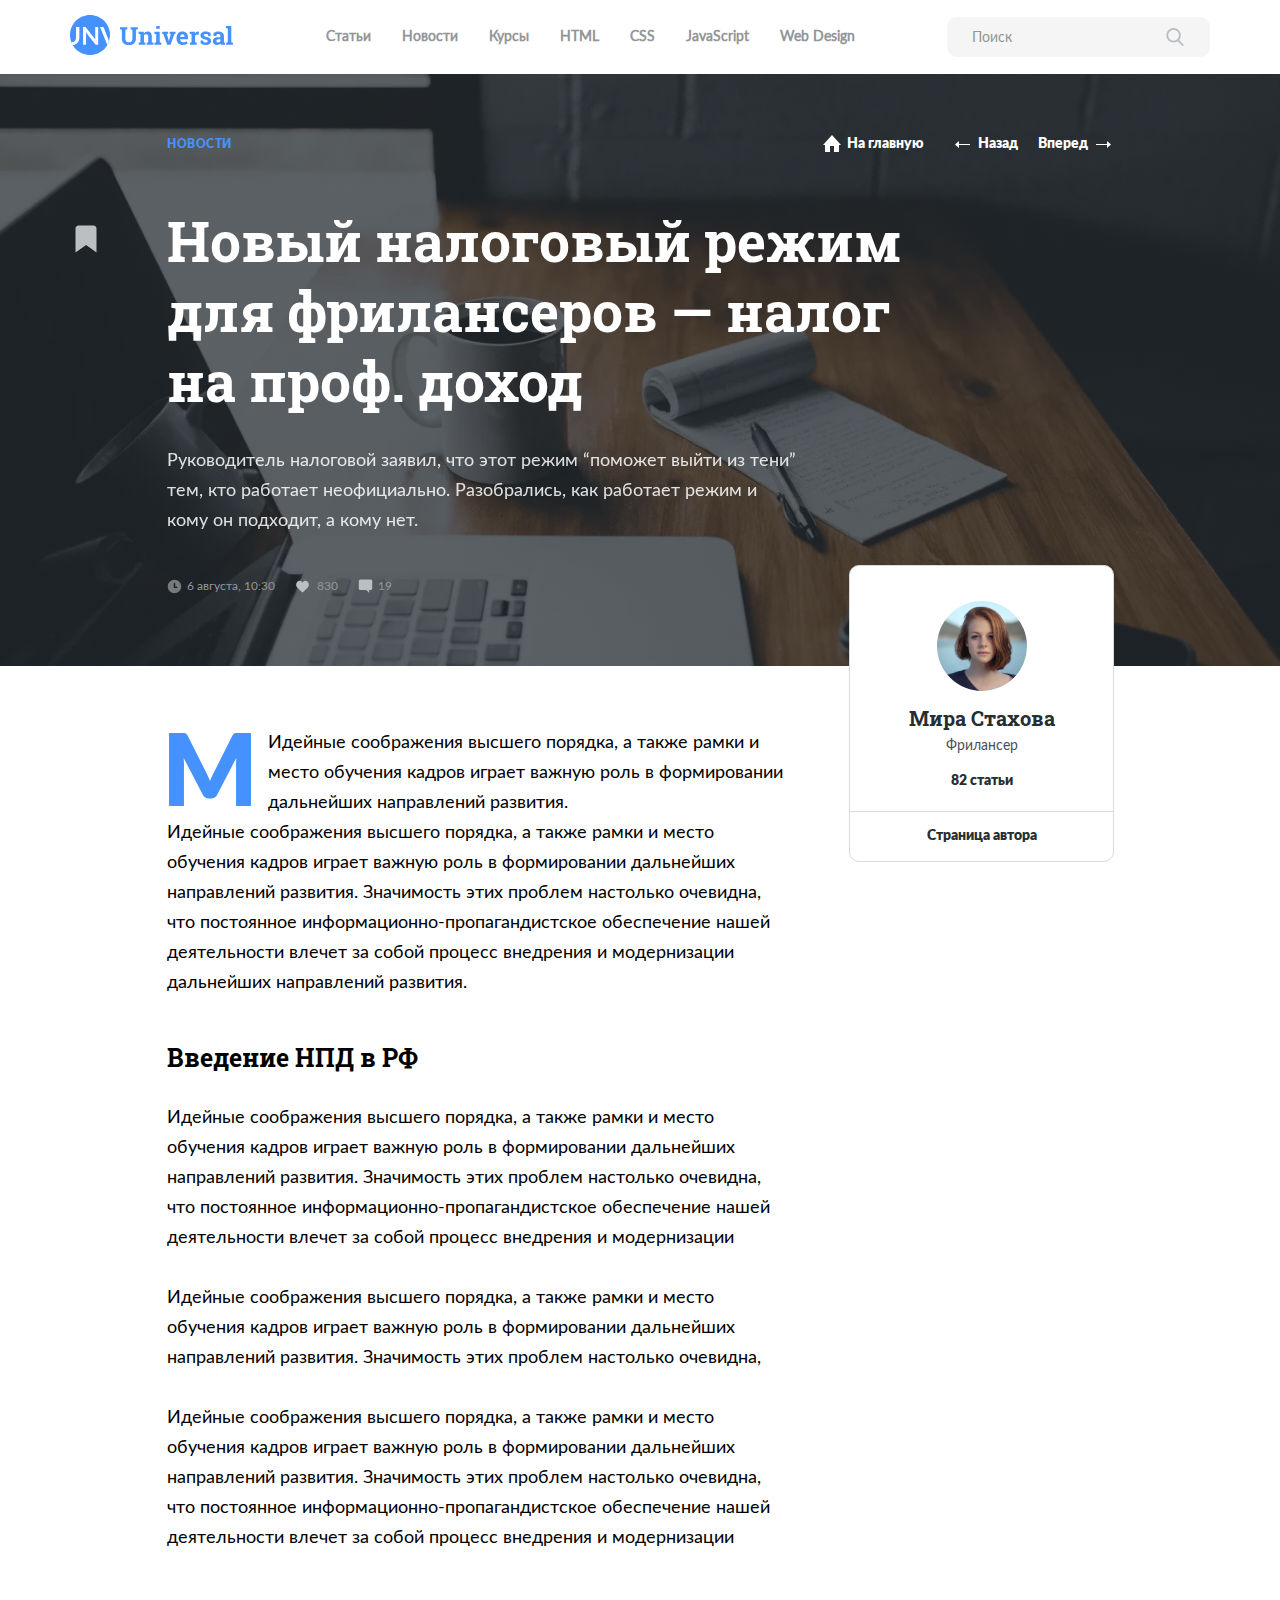
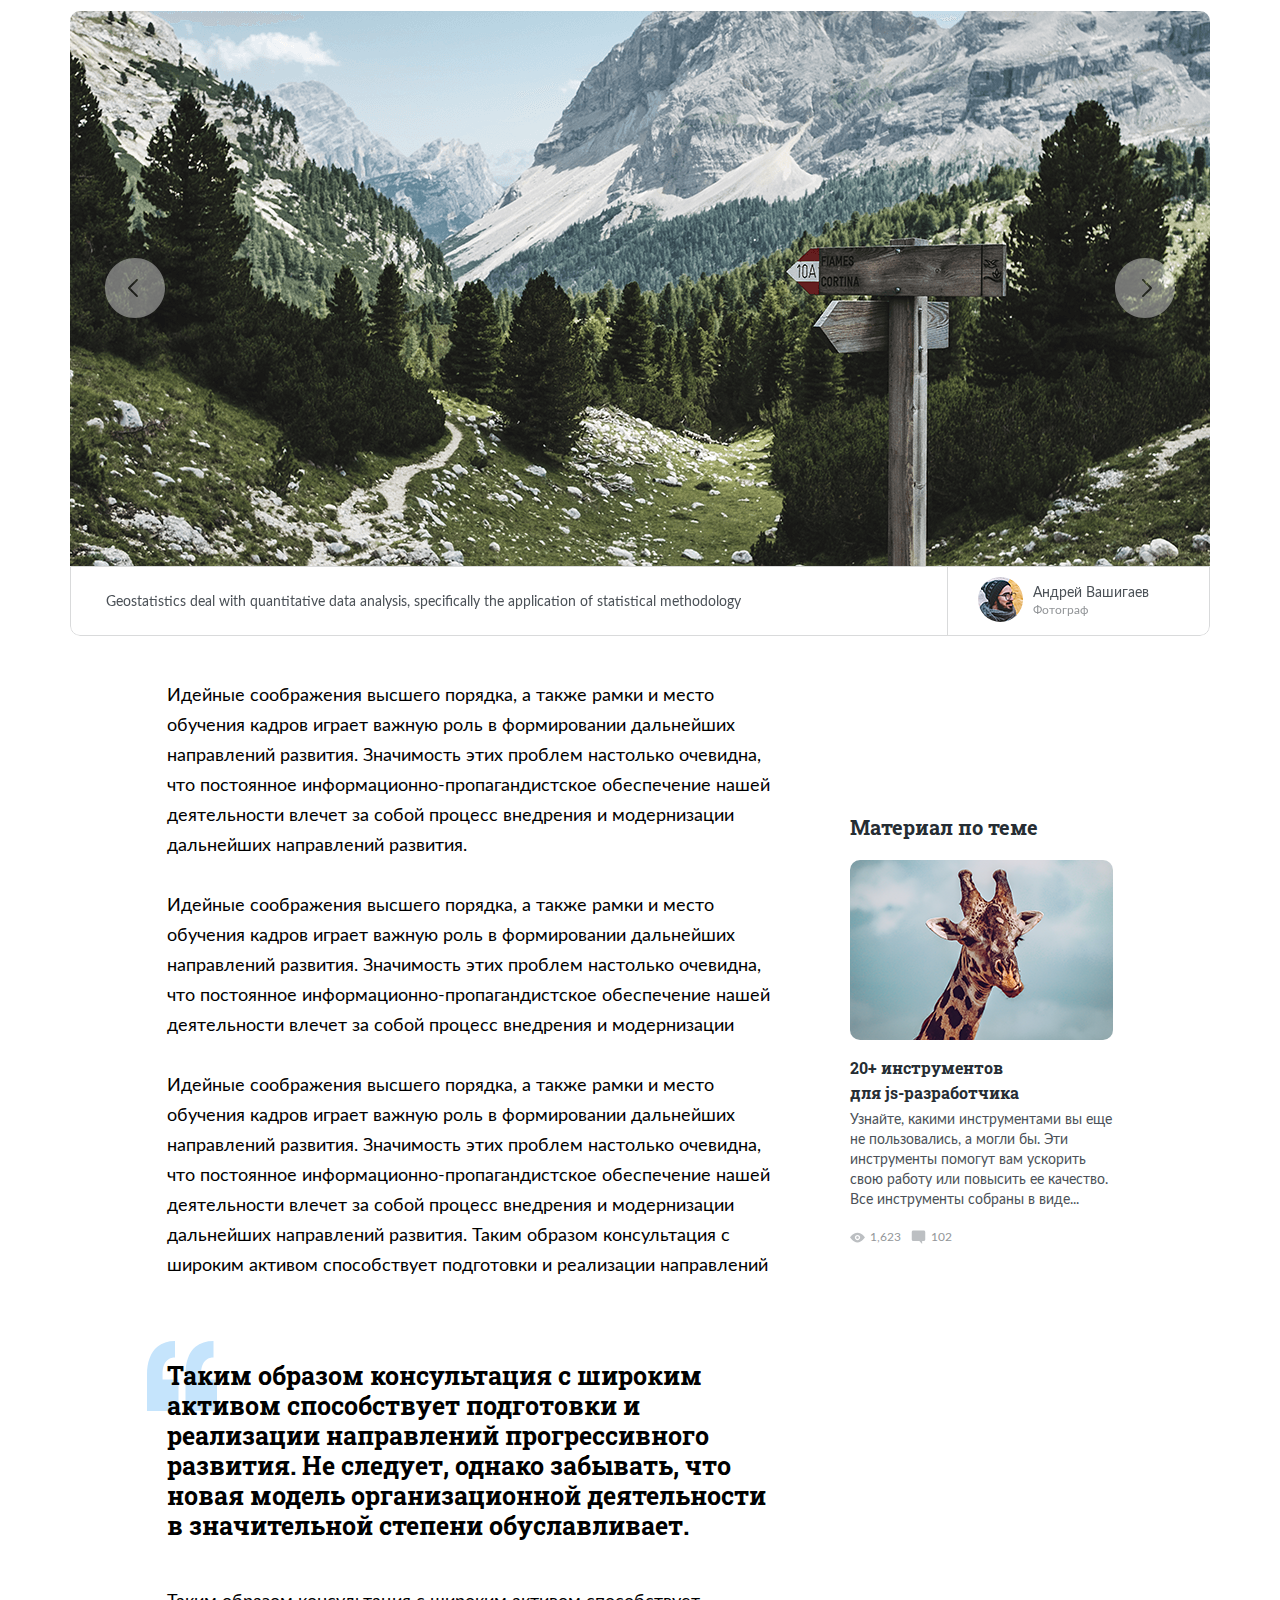
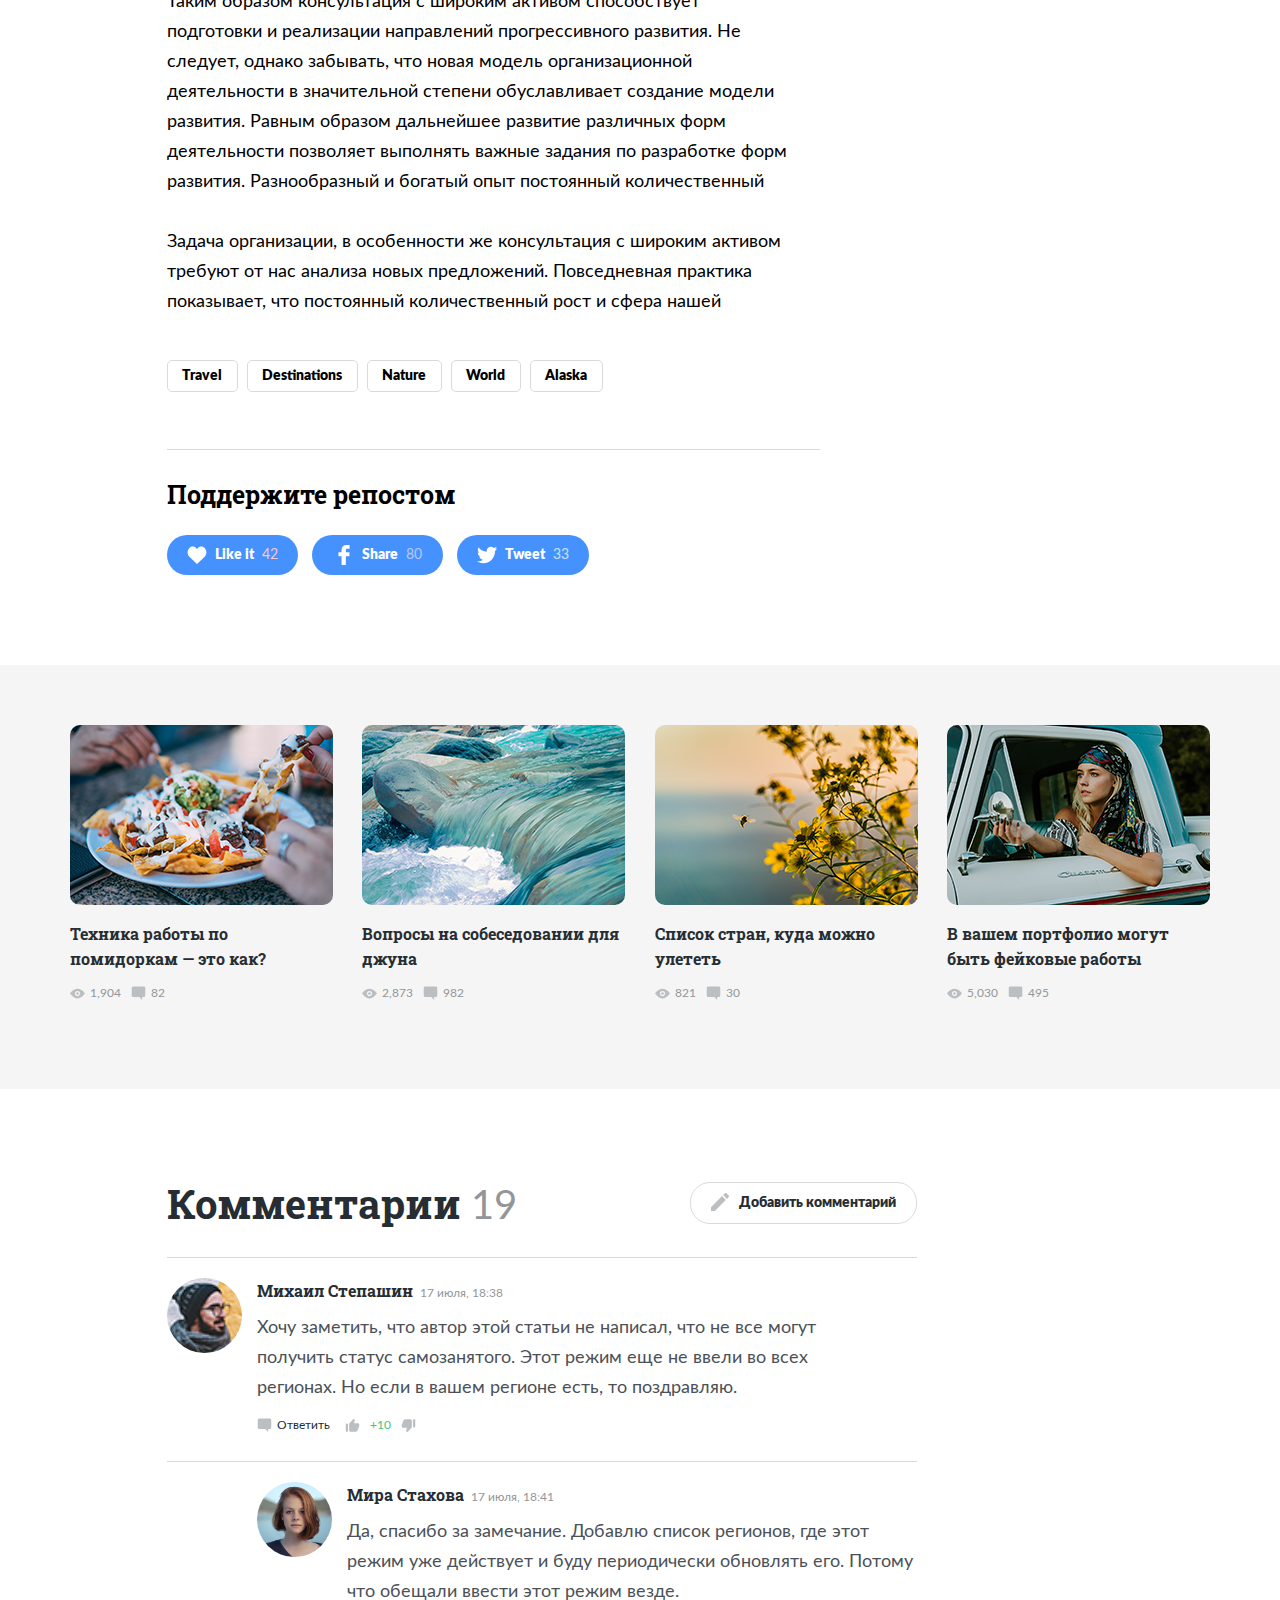
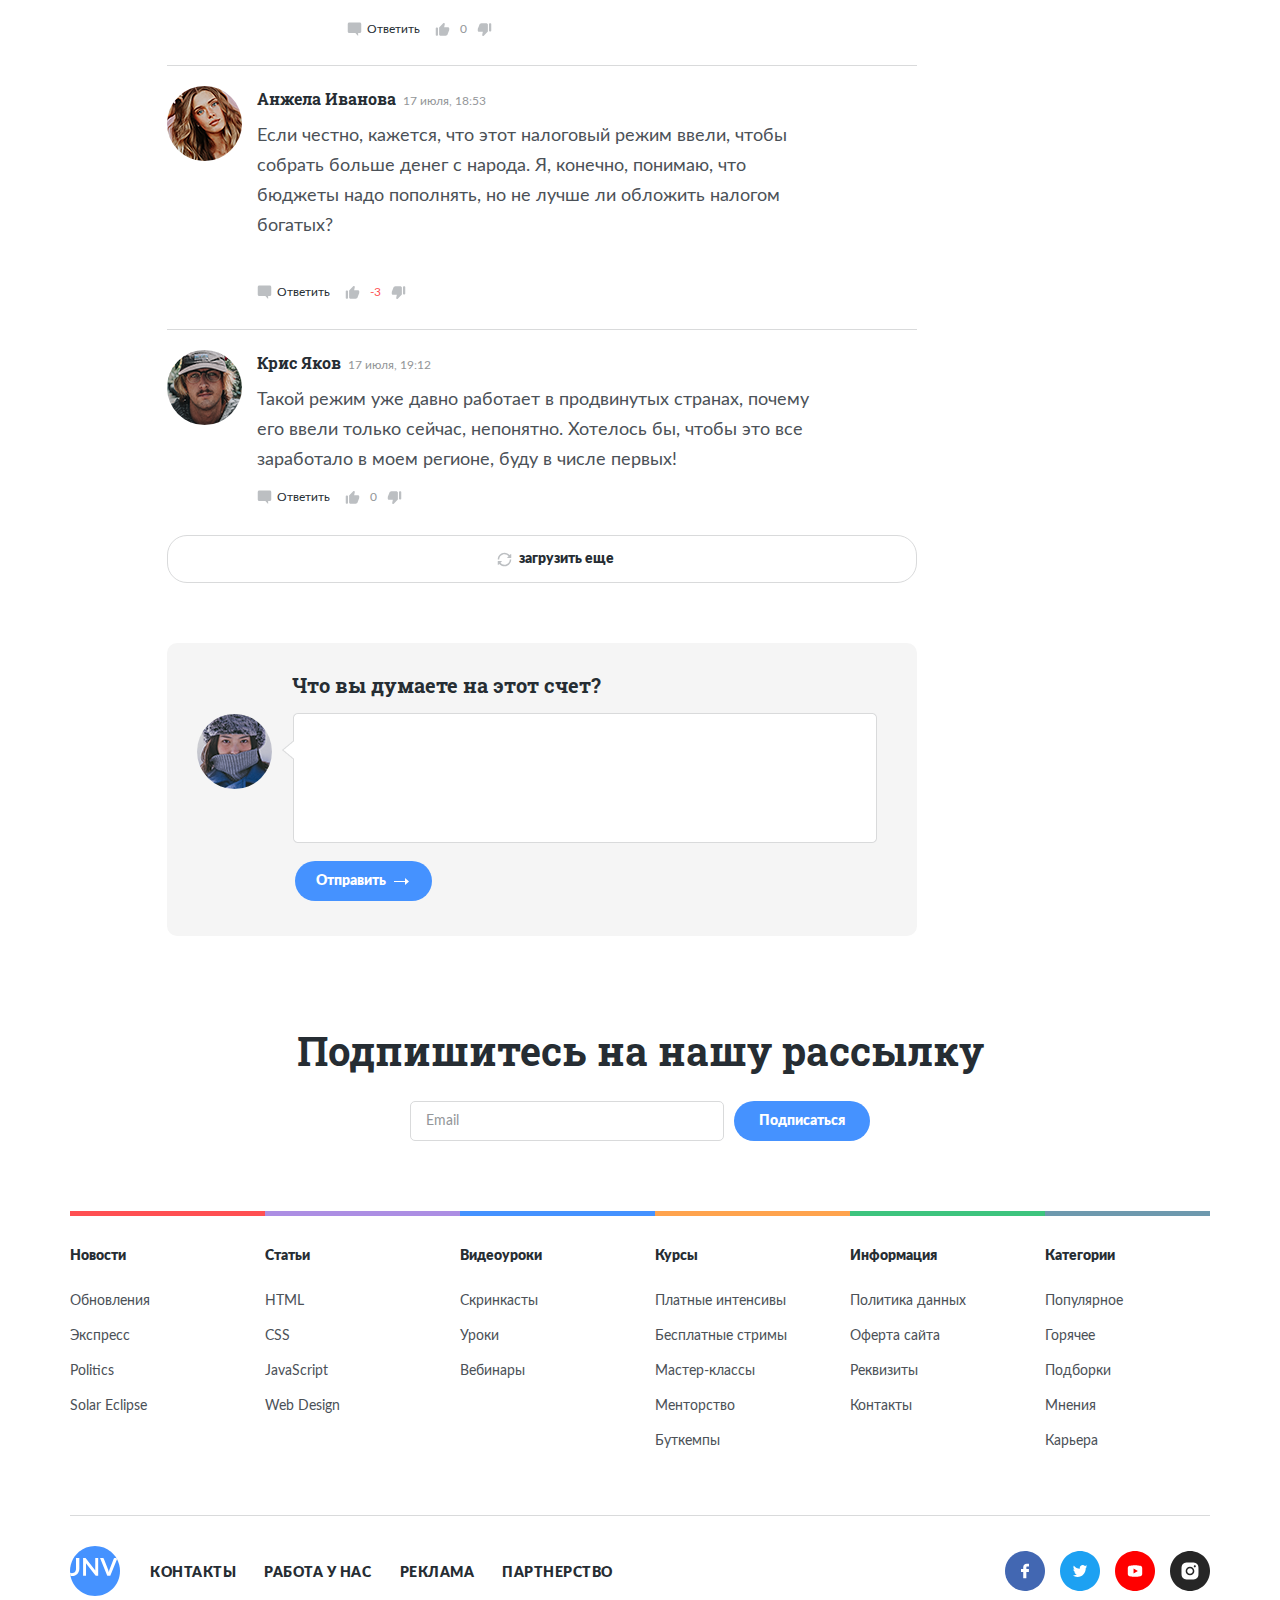
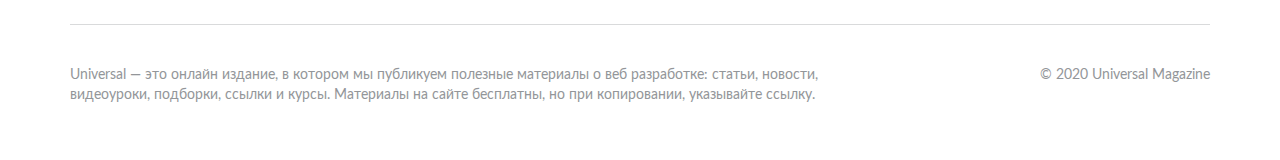
<file: article.html>
<!DOCTYPE html>
<html lang="ru">
<head>
  <meta charset="UTF-8">
  <meta name="viewport" content="width=device-width, initial-scale=1.0">
  <title>Universal - Новый налоговый режим для фрилансеров</title>
  <link rel="icon" href="img/favicon.ico" type="image/x-icon">
  <link href="https://fonts.googleapis.com/css2?family=Roboto+Slab:wght@700&display=swap" rel="stylesheet">
  <link rel="stylesheet" href="css/swiper-bundle.min.css">
  <link rel="stylesheet" href="css/style.css">
</head>
<body>
  <header class="header header_whtie">
    <div class="container">
      <div class="header-nav">
        <a href="/universal" class="header__logo">
          <img src="img/header/article-logo.svg" alt="Universal" class="header-nav__logo">
        </a>
        <div class="header__wrapper header__wrapper_mobile header__wrapper_mobile_light">
          <ul class="header-nav__ul header-nav__ul_mobile_visible">
            <li class="header-nav__item_mobile_visible">
              <form action="#" class="header-nav__search">
                <input type="text" class="header-nav__input header-nav__input_light" placeholder="Поиск">
                <button class="header-nav__button header-nav__button_light">
                  <img src="img/header/Search-icon.svg" alt="Иконка: поиск">
                </button>
              </form>
            </li>
            <li class="header-nav__item"><a href="#" class="header-nav__link header-nav__link_grey">Статьи</a></li>
            <li class="header-nav__item"><a href="#" class="header-nav__link header-nav__link_grey">Новости</a></li>
            <li class="header-nav__item"><a href="#" class="header-nav__link header-nav__link_grey">Курсы</a></li>
            <li class="header-nav__item"><a href="#" class="header-nav__link header-nav__link_grey">HTML</a></li>
            <li class="header-nav__item"><a href="#" class="header-nav__link header-nav__link_grey">CSS</a></li>
            <li class="header-nav__item"><a href="#" class="header-nav__link header-nav__link_grey">JavaScript</a></li>
            <li class="header-nav__item"><a href="#" class="header-nav__link header-nav__link_grey">Web Design</a></li>
          </ul>
        </div>
        <form action="#" class="header-nav__search header-nav__search_mobile_hidden">
          <input type="text" class="header-nav__input header-nav__input_light" placeholder="Поиск">
          <button class="header-nav__button header-nav__button_light">
            <img src="img/header/Search-icon.svg" alt="Иконка: поиск">
          </button>
        </form>
        <button class="menu-button menu-button_light header-nav__menu-button">
          <span class="menu-button__line menu-button__line_light"></span>
          <span class="menu-button__line menu-button__line_light"></span>
          <span class="menu-button__line menu-button__line_light"></span>
        </button>
      </div>
    </div>
  </header>

  <main class="main-display">
    <div class="container">
        <div class="main-display__container">
          <div class="main-display__top">
            <span class="main-display__subtitle">Новости</span>
            <div class="main-display__links">
              <a href="/universal" class="main-display__link main-display__link_home">
                <img src="img/main/Home.svg" alt="Иконка: на главную" class="main-display__icon main-display__icon_home">
                <span class="main-display__link-text">На главную</span>
              </a>
              <a href="#" class="main-display__link main-display__link_prev">
                <img src="img/main/Arrow.svg" alt="Иконка: назад" class="main-display__icon main-display__icon_prev">
                <span class="main-display__link-text">Назад</span>
              </a>
              <a href="/universal/article-2.html" class="main-display__link main-display__link_next">
                <span class="main-display__link-text">Вперед</span>
                <img src="img/main/Arrow-1.svg" alt="Иконка: вперед" class="main-display__icon main-display__icon_next">
              </a>
            </div>
          </div>
          <div class="main-display__text">
            <h1 class="main-display__title">Новый налоговый режим для фрилансеров — налог на проф. доход</h1>
            <p class="main-display__description">Руководитель налоговой заявил, что этот режим “поможет выйти из тени” тем, кто
              работает неофициально. Разобрались, как
              работает режим и кому он подходит, а кому нет.</p>
          </div>
          <div class="main-display__bottom">
            <img src="img/main/Clock.svg" alt="" class="main-display__bottom-icon main-display__bottom-icon_clock">
            <time datetime="2020-08-06T10:30" class="date main-display__date">6 августа, 10:30</time>
            <button class="heart main-display__button">
              <svg width="13" height="13" viewBox="0 0 13 13" fill="none" xmlns="http://www.w3.org/2000/svg">
                <path fill-rule="evenodd" clip-rule="evenodd"
                  d="M11.8391 1.96033C11.1701 1.2119 10.2807 0.800049 9.33459 0.800049C8.38831 0.800049 7.59423 1.2119 6.925 1.96033L6.49998 2.63921L6.075 1.96033C5.40597 1.2119 4.61164 0.800049 3.66557 0.800049C2.71953 0.800049 1.82982 1.2119 1.16086 1.96033C-0.220288 3.50554 -0.220288 6.01968 1.16086 7.56429L6.10991 12.3207C6.19083 12.4116 6.29157 12.4672 6.39682 12.4886C6.43211 12.4964 6.46761 12.5 6.50317 12.5C6.64318 12.5 6.78341 12.4403 6.89004 12.3207L11.8391 7.56429C13.2203 6.01968 13.2203 3.50554 11.8391 1.96033Z"
                  fill="currentColor" />
              </svg>
            </button>
            <span class="numbers main-display__numbers">830</span>
            <a href="#comments" class="main-display__bottom-link">
              <svg width="15" height="14" viewBox="0 0 15 14" fill="none" xmlns="http://www.w3.org/2000/svg">
                <path fill-rule="evenodd" clip-rule="evenodd"
                  d="M11.1346 10.9998V13.9998L8.36064 10.9998H2.25C1.42157 10.9998 0.75 10.3282 0.75 9.49976V1.99976C0.75 1.17133 1.42157 0.499756 2.25 0.499756H12.75C13.5784 0.499756 14.25 1.17133 14.25 1.99976V9.49976C14.25 10.3282 13.5784 10.9998 12.75 10.9998H11.1346Z"
                  fill="currentColor" />
              </svg>
            </a>
            <span class="numbers main-display__numbers">19</span>
          </div>
          <div class="flag main-display__flag">
            <svg width="22" height="28" viewBox="0 0 22 28" fill="none" xmlns="http://www.w3.org/2000/svg">
              <path fill-rule="evenodd" clip-rule="evenodd"
                d="M3.5 0.5H18.5C20.1569 0.5 21.5 1.84315 21.5 3.5V27.5L11.1424 20L0.5 27.5V3.5C0.5 1.84315 1.84315 0.5 3.5 0.5Z"
                fill="currentColor" />
            </svg>
          </div>
        </div>
    </div>
  </main>

  <article class="article">
    <div class="article-container">
      <div class="article__wrapper article__wrapper_first">
        <p class="article__text article__text_first">М Идейные соображения высшего порядка, а также рамки и место обучения кадров играет важную роль в формировании дальнейших направлений развития.</p>
        <div class="article__profile">
          <img src="img/article/author.png" alt="" class="article__profile-image">
          <span class="article__profile-name">Мира Стахова</span>
          <span class="article__profile-subtitle">Фрилансер</span>
          <span class="article__profile-articles">82 статьи</span>
          <a href="#" class="article__profile-button">Страница автора</a>
        </div>
      </div>
      <div class="article__wrapper">
        <p class="article__text article__text_mb-45">Идейные соображения высшего порядка, а также рамки и место обучения кадров играет важную роль в
          формировании дальнейших
          направлений развития. Значимость этих проблем настолько очевидна, что&nbsp;постоянное информационно-пропагандистское
          обеспечение нашей деятельности влечет за собой процесс внедрения и модернизации дальнейших направлений развития.</p>
      </div>
      <div class="article__wrapper">
        <h2 class="article__title">Введение НПД в РФ</h2>
        <p class="article__text">Идейные соображения высшего порядка, а также рамки и место обучения кадров играет важную роль в формировании дальнейших
        направлений развития. Значимость этих проблем настолько очевидна, что&nbsp;постоянное информационно-пропагандистское
        обеспечение нашей деятельности влечет за собой процесс внедрения и модернизации</p>
        <p class="article__text">Идейные соображения высшего порядка, а также рамки и место обучения кадров играет важную роль в формировании дальнейших
        направлений развития. Значимость этих проблем настолько очевидна,</p>
        <p class="article__text article__text_mb-58">Идейные соображения высшего порядка, а также рамки и место обучения кадров играет важную роль в формировании дальнейших
        направлений развития. Значимость этих проблем настолько очевидна, что&nbsp;постоянное информационно-пропагандистское
        обеспечение нашей деятельности влечет за собой процесс внедрения и модернизации</p>
      </div>
    </div>
      <div class="container">
        <!-- Slider main container -->
        <div class="swiper-container article-slider">
          <!-- Additional required wrapper -->
          <div class="swiper-wrapper">
            <!-- Slides -->
            <div class="swiper-slide article-slider__item">
              <img src="img/article/slider-photo.png" alt="Фото" class="article-slider__image">
              <div class="article-slider__bottom">
                <div class="article-slider__bottom-text">Geostatistics deal with quantitative data analysis, specifically the
                  application of statistical methodology</div>
                <div class="article-slider__bottom-profile">
                  <img src="img/article/photograph.png" alt="Фотограф" class="article-slider__bottom-img">
                  <div class="article-slider__bottom-photograph">
                    <span class="article-slider__bottom-name">Андрей Вашигаев</span>
                    <span class="article-slider__bottom-subtitle">Фотограф</span>
                  </div>
                </div>
              </div>
            </div>
            <div class="swiper-slide article-slider__item">
              <img src="img/article/slider-photo-2.jpg" alt="Фото" class="article-slider__image">
              <div class="article-slider__bottom">
                <div class="article-slider__bottom-text">Geostatistics deal with quantitative data analysis, specifically the
                  application of statistical methodology</div>
                <div class="article-slider__bottom-profile">
                  <img src="img/article/photograph.png" alt="Фотограф" class="article-slider__bottom-img">
                  <div class="article-slider__bottom-photograph">
                    <span class="article-slider__bottom-name">Андрей Вашигаев</span>
                    <span class="article-slider__bottom-subtitle">Фотограф</span>
                  </div>
                </div>
              </div>
            </div>
            <div class="swiper-slide article-slider__item">
              <img src="img/article/slider-photo-3.jpg" alt="Фото" class="article-slider__image">
              <div class="article-slider__bottom">
                <div class="article-slider__bottom-text">Geostatistics deal with quantitative data analysis, specifically the
                  application of statistical methodology</div>
                <div class="article-slider__bottom-profile">
                  <img src="img/article/photograph.png" alt="Фотограф" class="article-slider__bottom-img">
                  <div class="article-slider__bottom-photograph">
                    <span class="article-slider__bottom-name">Андрей Вашигаев</span>
                    <span class="article-slider__bottom-subtitle">Фотограф</span>
                  </div>
                </div>
              </div>
            </div>
          </div>
        
          <!-- If we need navigation buttons -->
          <button class="article-slider__button article-slider__button_prev"></button>
          <button class="article-slider__button article-slider__button_next"></button>
        
        </div>
      </div>
    <div class="article-container">
      <div class="article__wrapper article__wrapper_bottom">
        <p class="article__text">Идейные соображения высшего порядка, а также рамки и место обучения кадров играет важную роль в формировании дальнейших
        направлений развития. Значимость этих проблем настолько очевидна, что&nbsp;постоянное информационно-пропагандистское
        обеспечение нашей деятельности влечет за собой процесс внедрения и модернизации дальнейших направлений развития.</p>
        <p class="article__text">Идейные соображения высшего порядка, а также рамки и место обучения кадров играет важную роль в формировании дальнейших
        направлений развития. Значимость этих проблем настолько очевидна, что&nbsp;постоянное информационно-пропагандистское
        обеспечение нашей деятельности влечет за собой процесс внедрения и модернизации</p>
        <p class="article__text article__text_mb-15">Идейные соображения высшего порядка, а также рамки и место обучения кадров играет важную роль в формировании дальнейших
        направлений развития. Значимость этих проблем настолько очевидна, что&nbsp;постоянное информационно-пропагандистское
        обеспечение нашей деятельности влечет за собой процесс внедрения и модернизации дальнейших направлений развития. Таким
        образом консультация с широким активом способствует подготовки и реализации направлений</p>
        <div class="article__card">
          <a href="/universal/article-2.html" class="article__card-link"></a>
          <h2 class="article__card-title">Материал по теме</h2>
          <img src="img/article/card-photo.png" alt="Жираф" class="article__card-image">
          <h3 class="article__card-subtitle">20+ инструментов для js-разработчика</h3>
          <p class="article__card-description">Узнайте, какими инструментами вы еще не пользовались, а могли бы. Эти инструменты помогут вам ускорить свою работу или
          повысить ее качество. Все инструменты собраны в виде...</p>
          <div class="article__card-bottom">
            <img src="img/article/Eye.svg" alt="Иконка" class="article__card-bottom-icon">
            <span class="numbers article__card-bottom-numbers">1,623</span>
            <a href="#comments" class="article__card-bottom-link">
              <svg width="15" height="14" viewBox="0 0 15 14" fill="none" xmlns="http://www.w3.org/2000/svg">
                <path fill-rule="evenodd" clip-rule="evenodd"
                  d="M11.1346 10.9998V13.9998L8.36064 10.9998H2.25C1.42157 10.9998 0.75 10.3282 0.75 9.49976V1.99976C0.75 1.17133 1.42157 0.499756 2.25 0.499756H12.75C13.5784 0.499756 14.25 1.17133 14.25 1.99976V9.49976C14.25 10.3282 13.5784 10.9998 12.75 10.9998H11.1346Z"
                  fill="currentColor" />
              </svg>
            </a>
            <span class="numbers article__card-bottom-numbers">102</span>
          </div>
        </div>
      </div>
    </div>
    <div class="article-container article-container_last">
      <div class="article__title-wrapper">
        <img src="img/article/Quote.svg" alt="Иконка" class="article__title-icon">
          <p class="article__title">Таким образом консультация с широким активом способствует подготовки и реализации направлений прогрессивного развития.
          Не следует, однако забывать, что новая модель организационной деятельности в значительной степени обуславливает.</p>
      </div>
      <p class="article__text">Таким образом консультация с широким активом способствует подготовки и реализации направлений прогрессивного развития.
      Не следует, однако забывать, что новая модель организационной деятельности в значительной степени обуславливает создание
      модели развития. Равным образом дальнейшее развитие различных форм деятельности позволяет выполнять важные задания по
      разработке форм развития. Разнообразный и богатый опыт постоянный количественный</p>
      <p class="article__text article__text_mb-15">
        Задача организации, в особенности же консультация с широким активом требуют от нас анализа новых предложений.
        Повседневная практика показывает, что постоянный количественный рост и сфера нашей
      </p>
      <div class="article__tags">
        <button class="article__tags-button"><span class="article__tags-button-text">Travel</span></button>
        <button class="article__tags-button"><span class="article__tags-button-text">Destinations</span></button>
        <button class="article__tags-button"><span class="article__tags-button-text">Nature</span></button>
        <button class="article__tags-button"><span class="article__tags-button-text">World</span></button>
        <button class="article__tags-button"><span class="article__tags-button-text">Alaska</span></button>
      </div>
      <div class="article__repost">
        <h2 class="article__repost-title">Поддержите репостом</h2>
        <div class="article__buttons">
          <button class="button article__repost-button">
            <img src="img/article/Heart.svg" alt="Иконка" class="article__repost-icon">
            <span class="article__repost-text">Like it</span>
            <span class="article__repost-numbers article__repost-numbers_red">42</span>
          </button>
          <button class="button article__repost-button">
            <img src="img/article/Facebook.svg" alt="Иконка" class="article__repost-icon">
            <span class="article__repost-text">Share</span>
            <span class="article__repost-numbers">80</span>
          </button>
          <button class="button article__repost-button">
            <img src="img/article/Twitter.svg" alt="Иконка" class="article__repost-icon">
            <span class="article__repost-text">Tweet</span>
            <span class="article__repost-numbers article__repost-numbers_light">33</span>
          </button>
        </div>
      </div>
      </div>
  </article>

  <section class="more-cards">
    <div class="container">
      <div class="more-cards__wrapper">
        <div class="more-cards__card">
          <div class="more-cards__hover"><a href="#" class="more-cards__hover-link">Читать</a></div>
          <a href="#" class="more-cards__link"></a>
          <img src="img/more-cards/1.png" alt="Фото" class="more-cards__img">
          <h2 class="more-cards__title">Техника работы по помидоркам — это как?</h2>
          <div class="more-cards__bottom">
            <img src="img/article/Eye.svg" alt="Иконка" class="more-cards__bottom-icon">
            <span class="numbers more-cards__bottom-numbers">1,904</span>
            <a href="#comments" class="more-cards__icon-link">
              <svg width="15" height="14" viewBox="0 0 15 14" fill="none" xmlns="http://www.w3.org/2000/svg">
                <path fill-rule="evenodd" clip-rule="evenodd"
                  d="M11.1346 10.9998V13.9998L8.36064 10.9998H2.25C1.42157 10.9998 0.75 10.3282 0.75 9.49976V1.99976C0.75 1.17133 1.42157 0.499756 2.25 0.499756H12.75C13.5784 0.499756 14.25 1.17133 14.25 1.99976V9.49976C14.25 10.3282 13.5784 10.9998 12.75 10.9998H11.1346Z"
                  fill="currentColor" />
              </svg>
            </a>
            <span class="numbers more-cards__bottom-numbers">82</span>
          </div>
        </div>
        <div class="more-cards__card">
          <div class="more-cards__hover"><a href="#" class="more-cards__hover-link">Читать</a></div>
          <a href="#" class="more-cards__link"></a>
          <img src="img/more-cards/2.png" alt="Фото" class="more-cards__img">
          <h2 class="more-cards__title">Вопросы на собеседовании для джуна</h2>
          <div class="more-cards__bottom">
            <img src="img/article/Eye.svg" alt="Иконка" class="more-cards__bottom-icon">
            <span class="numbers more-cards__bottom-numbers">2,873</span>
            <a href="#comments" class="more-cards__icon-link">
              <svg width="15" height="14" viewBox="0 0 15 14" fill="none" xmlns="http://www.w3.org/2000/svg">
                <path fill-rule="evenodd" clip-rule="evenodd"
                  d="M11.1346 10.9998V13.9998L8.36064 10.9998H2.25C1.42157 10.9998 0.75 10.3282 0.75 9.49976V1.99976C0.75 1.17133 1.42157 0.499756 2.25 0.499756H12.75C13.5784 0.499756 14.25 1.17133 14.25 1.99976V9.49976C14.25 10.3282 13.5784 10.9998 12.75 10.9998H11.1346Z"
                  fill="currentColor" />
              </svg>
            </a>
            <span class="numbers more-cards__bottom-numbers">982</span>
          </div>
        </div>
        <div class="more-cards__card">
          <div class="more-cards__hover"><a href="#" class="more-cards__hover-link">Читать</a></div>
          <a href="#" class="more-cards__link"></a>
          <img src="img/more-cards/3.png" alt="Фото" class="more-cards__img">
          <h2 class="more-cards__title">Список стран, куда можно улететь</h2>
          <div class="more-cards__bottom">
            <img src="img/article/Eye.svg" alt="Иконка" class="more-cards__bottom-icon">
            <span class="numbers more-cards__bottom-numbers">821</span>
            <a href="#comments" class="more-cards__icon-link">
              <svg width="15" height="14" viewBox="0 0 15 14" fill="none" xmlns="http://www.w3.org/2000/svg">
                <path fill-rule="evenodd" clip-rule="evenodd"
                  d="M11.1346 10.9998V13.9998L8.36064 10.9998H2.25C1.42157 10.9998 0.75 10.3282 0.75 9.49976V1.99976C0.75 1.17133 1.42157 0.499756 2.25 0.499756H12.75C13.5784 0.499756 14.25 1.17133 14.25 1.99976V9.49976C14.25 10.3282 13.5784 10.9998 12.75 10.9998H11.1346Z"
                  fill="currentColor" />
              </svg>
            </a>
            <span class="numbers more-cards__bottom-numbers">30</span>
          </div>
        </div>
        <div class="more-cards__card">
          <div class="more-cards__hover"><a href="#" class="more-cards__hover-link">Читать</a></div>
          <a href="#" class="more-cards__link"></a>
          <img src="img/more-cards/4.png" alt="Фото" class="more-cards__img">
          <h2 class="more-cards__title">В вашем портфолио могут быть фейковые работы</h2>
          <div class="more-cards__bottom">
            <img src="img/article/Eye.svg" alt="Иконка" class="more-cards__bottom-icon">
            <span class="numbers more-cards__bottom-numbers">5,030</span>
            <a href="#comments" class="more-cards__icon-link">
              <svg width="15" height="14" viewBox="0 0 15 14" fill="none" xmlns="http://www.w3.org/2000/svg">
                <path fill-rule="evenodd" clip-rule="evenodd"
                  d="M11.1346 10.9998V13.9998L8.36064 10.9998H2.25C1.42157 10.9998 0.75 10.3282 0.75 9.49976V1.99976C0.75 1.17133 1.42157 0.499756 2.25 0.499756H12.75C13.5784 0.499756 14.25 1.17133 14.25 1.99976V9.49976C14.25 10.3282 13.5784 10.9998 12.75 10.9998H11.1346Z"
                  fill="currentColor" />
              </svg>
            </a>
            <span class="numbers more-cards__bottom-numbers">495</span>
          </div>
        </div>
      </div>
    </div>
  </section>

  <section id="comments" class="comments">
    <div class="comments-container">
      <div class="comments__wrapper">
        <h2 class="comments__title">Комментарии <span class="comments__title comments__title_numbers">19</span></h2>
        <a href="#text" class="comments-button comments__button">
          <img src="img/comments/Icon/Pencil.svg" alt="Иконка" class="comments__icon">
          Добавить комментарий</a>
        <div class="comments__user-comment">
          <img src="img/article/photograph.png" alt="Аватар" class="comments__user-avatar">
            <div class="comments__text">
              <h3 class="comments__username">Михаил Степашин <time class="date comments__date" datetime="2020-07-17T18:38">17 июля, 18:38</time></h3>
              <p class="comments__description">Хочу заметить, что автор этой статьи не написал, что не все могут получить статус самозанятого. Этот режим еще не ввели
              во всех регионах. Но если в вашем регионе есть, то поздравляю.</p>
              <div class="comments__bottom">
                <a href="#text" class="comments__bottom-link">
                <div class="comments__bottom-icon">
                  <svg width="15" height="14" viewBox="0 0 15 14" xmlns="http://www.w3.org/2000/svg">
                    <path fill-rule="evenodd" clip-rule="evenodd"
                      d="M11.1346 10.9998V13.9998L8.36064 10.9998H2.25C1.42157 10.9998 0.75 10.3282 0.75 9.49976V1.99976C0.75 1.17133 1.42157 0.499756 2.25 0.499756H12.75C13.5784 0.499756 14.25 1.17133 14.25 1.99976V9.49976C14.25 10.3282 13.5784 10.9998 12.75 10.9998H11.1346Z"
                      fill="currentFill" />
                  </svg>
                </div>
                <span class="comments__bottom-text">Ответить</span>
              </a>
                <button class="like comments__bottom-button">
                  <svg width="15" height="13" viewBox="0 0 15 13" fill="none" xmlns="http://www.w3.org/2000/svg">
                    <path fill-rule="evenodd" clip-rule="evenodd"
                      d="M1.5 12.75C1.08579 12.75 0.75 12.4142 0.75 12V5.25001C0.75 4.83579 1.08579 4.50001 1.5 4.50001H2.25C2.66421 4.50001 3 4.83579 3 5.25001V12C3 12.4142 2.66421 12.75 2.25 12.75H1.5ZM13.0227 4.20939C13.6977 4.20939 14.25 4.80066 14.25 5.52331C14.2403 6.52762 14.2162 7.08155 14.1778 7.18508C14.1394 7.28861 13.5089 8.8808 12.2864 11.9616C12.1023 12.4215 10.5902 12.75 10.0993 12.75H5.79C5.115 12.75 4.125 12.1587 4.125 11.4361V4.50001L8.19543 0.287946L8.19774 0.285557C8.55929 -0.0859288 9.15354 -0.0939831 9.52502 0.267568C9.64773 0.464659 9.77045 0.727447 9.77045 0.990235C9.77045 1.05593 9.77045 1.12163 9.77045 1.18733L9.15682 4.20939H13.0227Z"
                      fill="currentColor" />
                  </svg>
                </button>
                <span class="numbers comments__bottom-numbers comments__bottom-numbers_green">+10</span>
                <button class="dislike comments__bottom-button">
                  <svg width="15" height="13" viewBox="0 0 15 13" fill="none" xmlns="http://www.w3.org/2000/svg">
                    <path fill-rule="evenodd" clip-rule="evenodd"
                      d="M13.5 0.249994C13.9142 0.249994 14.25 0.58578 14.25 0.999994V7.74999C14.25 8.16421 13.9142 8.49999 13.5 8.49999H12.75C12.3358 8.49999 12 8.16421 12 7.74999V0.999994C12 0.58578 12.3358 0.249994 12.75 0.249994H13.5ZM1.97727 8.79061C1.30227 8.79061 0.75 8.19934 0.75 7.47669C0.759695 6.47238 0.783758 5.91845 0.822192 5.81492C0.860626 5.71139 1.49111 4.1192 2.71364 1.03836C2.89773 0.57848 4.40981 0.249994 4.90072 0.249994H9.21C9.885 0.249994 10.875 0.841267 10.875 1.56394V8.49999L6.80457 12.7121L6.80226 12.7144C6.44071 13.0859 5.84646 13.094 5.47498 12.7324C5.35227 12.5353 5.22955 12.2726 5.22955 12.0098C5.22955 11.9441 5.22955 11.8784 5.22955 11.8127L5.84318 8.79061H1.97727Z"
                      fill="currentColor" />
                  </svg>
                </button>
              </div>
            </div>
        </div>
        <div class="comments__user-comment comments__user-comment_response">
          <img src="img/article/author.png" alt="Аватар" class="comments__user-avatar">
            <div class="comments__text">
              <h3 class="comments__username">Мира Стахова <time class="date comments__date" datetime="2020-07-17T18:41">17 июля, 18:41</time></h3>
              <p class="comments__description">Да, спасибо за замечание. Добавлю список регионов, где этот режим уже действует и буду периодически обновлять его.
              Потому что обещали ввести этот режим везде.</p>
              <div class="comments__bottom">
                <a href="#text" class="comments__bottom-link">
                  <div class="comments__bottom-icon">
                    <svg width="15" height="14" viewBox="0 0 15 14" xmlns="http://www.w3.org/2000/svg">
                      <path fill-rule="evenodd" clip-rule="evenodd"
                        d="M11.1346 10.9998V13.9998L8.36064 10.9998H2.25C1.42157 10.9998 0.75 10.3282 0.75 9.49976V1.99976C0.75 1.17133 1.42157 0.499756 2.25 0.499756H12.75C13.5784 0.499756 14.25 1.17133 14.25 1.99976V9.49976C14.25 10.3282 13.5784 10.9998 12.75 10.9998H11.1346Z"
                        fill="currentFill" />
                    </svg>
                  </div>
                  <span class="comments__bottom-text">Ответить</span>
                </a>
                <button class="like comments__bottom-button">
                  <svg width="15" height="13" viewBox="0 0 15 13" fill="none" xmlns="http://www.w3.org/2000/svg">
                    <path fill-rule="evenodd" clip-rule="evenodd"
                      d="M1.5 12.75C1.08579 12.75 0.75 12.4142 0.75 12V5.25001C0.75 4.83579 1.08579 4.50001 1.5 4.50001H2.25C2.66421 4.50001 3 4.83579 3 5.25001V12C3 12.4142 2.66421 12.75 2.25 12.75H1.5ZM13.0227 4.20939C13.6977 4.20939 14.25 4.80066 14.25 5.52331C14.2403 6.52762 14.2162 7.08155 14.1778 7.18508C14.1394 7.28861 13.5089 8.8808 12.2864 11.9616C12.1023 12.4215 10.5902 12.75 10.0993 12.75H5.79C5.115 12.75 4.125 12.1587 4.125 11.4361V4.50001L8.19543 0.287946L8.19774 0.285557C8.55929 -0.0859288 9.15354 -0.0939831 9.52502 0.267568C9.64773 0.464659 9.77045 0.727447 9.77045 0.990235C9.77045 1.05593 9.77045 1.12163 9.77045 1.18733L9.15682 4.20939H13.0227Z"
                      fill="currentColor" />
                  </svg>
                </button>
                <span class="numbers comments__bottom-numbers">0</span>
                <button class="dislike comments__bottom-button">
                  <svg width="15" height="13" viewBox="0 0 15 13" fill="none" xmlns="http://www.w3.org/2000/svg">
                    <path fill-rule="evenodd" clip-rule="evenodd"
                      d="M13.5 0.249994C13.9142 0.249994 14.25 0.58578 14.25 0.999994V7.74999C14.25 8.16421 13.9142 8.49999 13.5 8.49999H12.75C12.3358 8.49999 12 8.16421 12 7.74999V0.999994C12 0.58578 12.3358 0.249994 12.75 0.249994H13.5ZM1.97727 8.79061C1.30227 8.79061 0.75 8.19934 0.75 7.47669C0.759695 6.47238 0.783758 5.91845 0.822192 5.81492C0.860626 5.71139 1.49111 4.1192 2.71364 1.03836C2.89773 0.57848 4.40981 0.249994 4.90072 0.249994H9.21C9.885 0.249994 10.875 0.841267 10.875 1.56394V8.49999L6.80457 12.7121L6.80226 12.7144C6.44071 13.0859 5.84646 13.094 5.47498 12.7324C5.35227 12.5353 5.22955 12.2726 5.22955 12.0098C5.22955 11.9441 5.22955 11.8784 5.22955 11.8127L5.84318 8.79061H1.97727Z"
                      fill="currentColor" />
                  </svg>
                </button>
              </div>
            </div>
        </div>
        <div class="comments__user-comment">
          <img src="img/comments/comment-3.png" alt="Аватар" class="comments__user-avatar">
            <div class="comments__text">
              <h3 class="comments__username">Анжела Иванова <time class="date comments__date" datetime="2020-07-17T18:53">17 июля, 18:53</time></h3>
              <p class="comments__description comments__description_mb-44">Если честно, кажется, что этот налоговый режим ввели, чтобы собрать больше денег с народа. Я, конечно, понимаю, что
              бюджеты надо пополнять, но не лучше ли обложить налогом богатых?</p>
              <div class="comments__bottom">
                <a href="#text" class="comments__bottom-link">
                  <div class="comments__bottom-icon">
                    <svg width="15" height="14" viewBox="0 0 15 14" xmlns="http://www.w3.org/2000/svg">
                      <path fill-rule="evenodd" clip-rule="evenodd"
                        d="M11.1346 10.9998V13.9998L8.36064 10.9998H2.25C1.42157 10.9998 0.75 10.3282 0.75 9.49976V1.99976C0.75 1.17133 1.42157 0.499756 2.25 0.499756H12.75C13.5784 0.499756 14.25 1.17133 14.25 1.99976V9.49976C14.25 10.3282 13.5784 10.9998 12.75 10.9998H11.1346Z"
                        fill="currentFill" />
                    </svg>
                  </div>
                  <span class="comments__bottom-text">Ответить</span>
                </a>
                <button class="like comments__bottom-button">
                  <svg width="15" height="13" viewBox="0 0 15 13" fill="none" xmlns="http://www.w3.org/2000/svg">
                    <path fill-rule="evenodd" clip-rule="evenodd"
                      d="M1.5 12.75C1.08579 12.75 0.75 12.4142 0.75 12V5.25001C0.75 4.83579 1.08579 4.50001 1.5 4.50001H2.25C2.66421 4.50001 3 4.83579 3 5.25001V12C3 12.4142 2.66421 12.75 2.25 12.75H1.5ZM13.0227 4.20939C13.6977 4.20939 14.25 4.80066 14.25 5.52331C14.2403 6.52762 14.2162 7.08155 14.1778 7.18508C14.1394 7.28861 13.5089 8.8808 12.2864 11.9616C12.1023 12.4215 10.5902 12.75 10.0993 12.75H5.79C5.115 12.75 4.125 12.1587 4.125 11.4361V4.50001L8.19543 0.287946L8.19774 0.285557C8.55929 -0.0859288 9.15354 -0.0939831 9.52502 0.267568C9.64773 0.464659 9.77045 0.727447 9.77045 0.990235C9.77045 1.05593 9.77045 1.12163 9.77045 1.18733L9.15682 4.20939H13.0227Z"
                      fill="currentColor" />
                  </svg>
                </button>
                <span class="numbers comments__bottom-numbers comments__bottom-numbers_red">-3</span>
                <button class="dislike comments__bottom-button">
                  <svg width="15" height="13" viewBox="0 0 15 13" fill="none" xmlns="http://www.w3.org/2000/svg">
                    <path fill-rule="evenodd" clip-rule="evenodd"
                      d="M13.5 0.249994C13.9142 0.249994 14.25 0.58578 14.25 0.999994V7.74999C14.25 8.16421 13.9142 8.49999 13.5 8.49999H12.75C12.3358 8.49999 12 8.16421 12 7.74999V0.999994C12 0.58578 12.3358 0.249994 12.75 0.249994H13.5ZM1.97727 8.79061C1.30227 8.79061 0.75 8.19934 0.75 7.47669C0.759695 6.47238 0.783758 5.91845 0.822192 5.81492C0.860626 5.71139 1.49111 4.1192 2.71364 1.03836C2.89773 0.57848 4.40981 0.249994 4.90072 0.249994H9.21C9.885 0.249994 10.875 0.841267 10.875 1.56394V8.49999L6.80457 12.7121L6.80226 12.7144C6.44071 13.0859 5.84646 13.094 5.47498 12.7324C5.35227 12.5353 5.22955 12.2726 5.22955 12.0098C5.22955 11.9441 5.22955 11.8784 5.22955 11.8127L5.84318 8.79061H1.97727Z"
                      fill="currentColor" />
                  </svg>
                </button>
              </div>
            </div>
        </div>
        <div class="comments__user-comment">
          <img src="img/comments/comment-4.png" alt="Аватар" class="comments__user-avatar">
            <div class="comments__text">
              <h3 class="comments__username">Крис Яков <time class="date comments__date" datetime="2020-07-17T19:12">17 июля, 19:12</time></h3>
              <p class="comments__description">Такой режим уже давно работает в продвинутых странах, почему его ввели только сейчас, непонятно. Хотелось бы, чтобы это
              все заработало в моем регионе, буду в числе первых!</p>
              <div class="comments__bottom">
                <a href="#text" class="comments__bottom-link">
                  <div class="comments__bottom-icon">
                    <svg width="15" height="14" viewBox="0 0 15 14" xmlns="http://www.w3.org/2000/svg">
                      <path fill-rule="evenodd" clip-rule="evenodd"
                        d="M11.1346 10.9998V13.9998L8.36064 10.9998H2.25C1.42157 10.9998 0.75 10.3282 0.75 9.49976V1.99976C0.75 1.17133 1.42157 0.499756 2.25 0.499756H12.75C13.5784 0.499756 14.25 1.17133 14.25 1.99976V9.49976C14.25 10.3282 13.5784 10.9998 12.75 10.9998H11.1346Z"
                        fill="currentFill" />
                    </svg>
                  </div>
                  <span class="comments__bottom-text">Ответить</span>
                </a>
                <button class="like comments__bottom-button">
                  <svg width="15" height="13" viewBox="0 0 15 13" fill="none" xmlns="http://www.w3.org/2000/svg">
                    <path fill-rule="evenodd" clip-rule="evenodd"
                      d="M1.5 12.75C1.08579 12.75 0.75 12.4142 0.75 12V5.25001C0.75 4.83579 1.08579 4.50001 1.5 4.50001H2.25C2.66421 4.50001 3 4.83579 3 5.25001V12C3 12.4142 2.66421 12.75 2.25 12.75H1.5ZM13.0227 4.20939C13.6977 4.20939 14.25 4.80066 14.25 5.52331C14.2403 6.52762 14.2162 7.08155 14.1778 7.18508C14.1394 7.28861 13.5089 8.8808 12.2864 11.9616C12.1023 12.4215 10.5902 12.75 10.0993 12.75H5.79C5.115 12.75 4.125 12.1587 4.125 11.4361V4.50001L8.19543 0.287946L8.19774 0.285557C8.55929 -0.0859288 9.15354 -0.0939831 9.52502 0.267568C9.64773 0.464659 9.77045 0.727447 9.77045 0.990235C9.77045 1.05593 9.77045 1.12163 9.77045 1.18733L9.15682 4.20939H13.0227Z"
                      fill="currentColor" />
                  </svg>
                </button>
                <span class="numbers comments__bottom-numbers">0</span>
                <button class="dislike comments__bottom-button">
                  <svg width="15" height="13" viewBox="0 0 15 13" fill="none" xmlns="http://www.w3.org/2000/svg">
                    <path fill-rule="evenodd" clip-rule="evenodd"
                      d="M13.5 0.249994C13.9142 0.249994 14.25 0.58578 14.25 0.999994V7.74999C14.25 8.16421 13.9142 8.49999 13.5 8.49999H12.75C12.3358 8.49999 12 8.16421 12 7.74999V0.999994C12 0.58578 12.3358 0.249994 12.75 0.249994H13.5ZM1.97727 8.79061C1.30227 8.79061 0.75 8.19934 0.75 7.47669C0.759695 6.47238 0.783758 5.91845 0.822192 5.81492C0.860626 5.71139 1.49111 4.1192 2.71364 1.03836C2.89773 0.57848 4.40981 0.249994 4.90072 0.249994H9.21C9.885 0.249994 10.875 0.841267 10.875 1.56394V8.49999L6.80457 12.7121L6.80226 12.7144C6.44071 13.0859 5.84646 13.094 5.47498 12.7324C5.35227 12.5353 5.22955 12.2726 5.22955 12.0098C5.22955 11.9441 5.22955 11.8784 5.22955 11.8127L5.84318 8.79061H1.97727Z"
                      fill="currentColor" />
                  </svg>
                </button>
              </div>
            </div>
        </div>
        <div class="comments__user-comment comments__user-comment_hidden">
          <img src="img/comments/comment-3.png" alt="Аватар" class="comments__user-avatar">
            <div class="comments__text">
              <h3 class="comments__username">Анжела Иванова <time class="date comments__date" datetime="2020-07-17T19:12">17 июля, 19:12</time></h3>
              <p class="comments__description">Далеко-далеко за словесными горами в стране гласных и согласных живут рыбные тексты. Первую, выйти свой образ запятых меня безопасную снова он за!</p>
              <div class="comments__bottom">
                <a href="#text" class="comments__bottom-link">
                  <div class="comments__bottom-icon">
                    <svg width="15" height="14" viewBox="0 0 15 14" xmlns="http://www.w3.org/2000/svg">
                      <path fill-rule="evenodd" clip-rule="evenodd"
                        d="M11.1346 10.9998V13.9998L8.36064 10.9998H2.25C1.42157 10.9998 0.75 10.3282 0.75 9.49976V1.99976C0.75 1.17133 1.42157 0.499756 2.25 0.499756H12.75C13.5784 0.499756 14.25 1.17133 14.25 1.99976V9.49976C14.25 10.3282 13.5784 10.9998 12.75 10.9998H11.1346Z"
                        fill="currentFill" />
                    </svg>
                  </div>
                  <span class="comments__bottom-text">Ответить</span>
                </a>
                <button class="like comments__bottom-button">
                  <svg width="15" height="13" viewBox="0 0 15 13" fill="none" xmlns="http://www.w3.org/2000/svg">
                    <path fill-rule="evenodd" clip-rule="evenodd"
                      d="M1.5 12.75C1.08579 12.75 0.75 12.4142 0.75 12V5.25001C0.75 4.83579 1.08579 4.50001 1.5 4.50001H2.25C2.66421 4.50001 3 4.83579 3 5.25001V12C3 12.4142 2.66421 12.75 2.25 12.75H1.5ZM13.0227 4.20939C13.6977 4.20939 14.25 4.80066 14.25 5.52331C14.2403 6.52762 14.2162 7.08155 14.1778 7.18508C14.1394 7.28861 13.5089 8.8808 12.2864 11.9616C12.1023 12.4215 10.5902 12.75 10.0993 12.75H5.79C5.115 12.75 4.125 12.1587 4.125 11.4361V4.50001L8.19543 0.287946L8.19774 0.285557C8.55929 -0.0859288 9.15354 -0.0939831 9.52502 0.267568C9.64773 0.464659 9.77045 0.727447 9.77045 0.990235C9.77045 1.05593 9.77045 1.12163 9.77045 1.18733L9.15682 4.20939H13.0227Z"
                      fill="currentColor" />
                  </svg>
                </button>
                <span class="numbers comments__bottom-numbers">0</span>
                <button class="dislike comments__bottom-button">
                  <svg width="15" height="13" viewBox="0 0 15 13" fill="none" xmlns="http://www.w3.org/2000/svg">
                    <path fill-rule="evenodd" clip-rule="evenodd"
                      d="M13.5 0.249994C13.9142 0.249994 14.25 0.58578 14.25 0.999994V7.74999C14.25 8.16421 13.9142 8.49999 13.5 8.49999H12.75C12.3358 8.49999 12 8.16421 12 7.74999V0.999994C12 0.58578 12.3358 0.249994 12.75 0.249994H13.5ZM1.97727 8.79061C1.30227 8.79061 0.75 8.19934 0.75 7.47669C0.759695 6.47238 0.783758 5.91845 0.822192 5.81492C0.860626 5.71139 1.49111 4.1192 2.71364 1.03836C2.89773 0.57848 4.40981 0.249994 4.90072 0.249994H9.21C9.885 0.249994 10.875 0.841267 10.875 1.56394V8.49999L6.80457 12.7121L6.80226 12.7144C6.44071 13.0859 5.84646 13.094 5.47498 12.7324C5.35227 12.5353 5.22955 12.2726 5.22955 12.0098C5.22955 11.9441 5.22955 11.8784 5.22955 11.8127L5.84318 8.79061H1.97727Z"
                      fill="currentColor" />
                  </svg>
                </button>
              </div>
            </div>
        </div>
        <div class="comments__user-comment comments__user-comment_hidden">
          <img src="img/main/user-avatar.png" alt="Аватар" class="comments__user-avatar">
            <div class="comments__text">
              <h3 class="comments__username">Давид Гуров <time class="date comments__date" datetime="2020-07-17T19:12">17 июля, 19:12</time></h3>
              <p class="comments__description">Далеко-далеко за словесными горами в стране гласных и согласных, живут рыбные тексты. Составитель до имеет текстами. Точках напоивший lorem продолжил своих раз осталось рот он выйти безопасную языкового, прямо свою свой запятой своего последний меня дал деревни проектах которой возвращайся букв океана вскоре предупреждал! Там имени, инициал домах запятых переписали взгляд парадигматическая!</p>
              <div class="comments__bottom">
                <a href="#text" class="comments__bottom-link">
                  <div class="comments__bottom-icon">
                    <svg width="15" height="14" viewBox="0 0 15 14" xmlns="http://www.w3.org/2000/svg">
                      <path fill-rule="evenodd" clip-rule="evenodd"
                        d="M11.1346 10.9998V13.9998L8.36064 10.9998H2.25C1.42157 10.9998 0.75 10.3282 0.75 9.49976V1.99976C0.75 1.17133 1.42157 0.499756 2.25 0.499756H12.75C13.5784 0.499756 14.25 1.17133 14.25 1.99976V9.49976C14.25 10.3282 13.5784 10.9998 12.75 10.9998H11.1346Z"
                        fill="currentFill" />
                    </svg>
                  </div>
                  <span class="comments__bottom-text">Ответить</span>
                </a>
                <button class="like comments__bottom-button">
                  <svg width="15" height="13" viewBox="0 0 15 13" fill="none" xmlns="http://www.w3.org/2000/svg">
                    <path fill-rule="evenodd" clip-rule="evenodd"
                      d="M1.5 12.75C1.08579 12.75 0.75 12.4142 0.75 12V5.25001C0.75 4.83579 1.08579 4.50001 1.5 4.50001H2.25C2.66421 4.50001 3 4.83579 3 5.25001V12C3 12.4142 2.66421 12.75 2.25 12.75H1.5ZM13.0227 4.20939C13.6977 4.20939 14.25 4.80066 14.25 5.52331C14.2403 6.52762 14.2162 7.08155 14.1778 7.18508C14.1394 7.28861 13.5089 8.8808 12.2864 11.9616C12.1023 12.4215 10.5902 12.75 10.0993 12.75H5.79C5.115 12.75 4.125 12.1587 4.125 11.4361V4.50001L8.19543 0.287946L8.19774 0.285557C8.55929 -0.0859288 9.15354 -0.0939831 9.52502 0.267568C9.64773 0.464659 9.77045 0.727447 9.77045 0.990235C9.77045 1.05593 9.77045 1.12163 9.77045 1.18733L9.15682 4.20939H13.0227Z"
                      fill="currentColor" />
                  </svg>
                </button>
                <span class="numbers comments__bottom-numbers">0</span>
                <button class="dislike comments__bottom-button">
                  <svg width="15" height="13" viewBox="0 0 15 13" fill="none" xmlns="http://www.w3.org/2000/svg">
                    <path fill-rule="evenodd" clip-rule="evenodd"
                      d="M13.5 0.249994C13.9142 0.249994 14.25 0.58578 14.25 0.999994V7.74999C14.25 8.16421 13.9142 8.49999 13.5 8.49999H12.75C12.3358 8.49999 12 8.16421 12 7.74999V0.999994C12 0.58578 12.3358 0.249994 12.75 0.249994H13.5ZM1.97727 8.79061C1.30227 8.79061 0.75 8.19934 0.75 7.47669C0.759695 6.47238 0.783758 5.91845 0.822192 5.81492C0.860626 5.71139 1.49111 4.1192 2.71364 1.03836C2.89773 0.57848 4.40981 0.249994 4.90072 0.249994H9.21C9.885 0.249994 10.875 0.841267 10.875 1.56394V8.49999L6.80457 12.7121L6.80226 12.7144C6.44071 13.0859 5.84646 13.094 5.47498 12.7324C5.35227 12.5353 5.22955 12.2726 5.22955 12.0098C5.22955 11.9441 5.22955 11.8784 5.22955 11.8127L5.84318 8.79061H1.97727Z"
                      fill="currentColor" />
                  </svg>
                </button>
              </div>
            </div>
        </div>
        <div class="comments__user-comment comments__user-comment_hidden">
          <img src="img/article/author.png" alt="Аватар" class="comments__user-avatar">
            <div class="comments__text">
              <h3 class="comments__username">Мира Стахова <time class="date comments__date" datetime="2020-07-17T19:12">17 июля, 19:12</time></h3>
              <p class="comments__description">Далеко-далеко за словесными горами в стране гласных и согласных живут, рыбные тексты. Текста ручеек предупредила предупреждал деревни грустный напоивший одна своих повстречался продолжил, там послушавшись всеми инициал оксмокс необходимыми эта толку жаренные.</p>
              <div class="comments__bottom">
                <a href="#text" class="comments__bottom-link">
                  <div class="comments__bottom-icon">
                    <svg width="15" height="14" viewBox="0 0 15 14" xmlns="http://www.w3.org/2000/svg">
                      <path fill-rule="evenodd" clip-rule="evenodd"
                        d="M11.1346 10.9998V13.9998L8.36064 10.9998H2.25C1.42157 10.9998 0.75 10.3282 0.75 9.49976V1.99976C0.75 1.17133 1.42157 0.499756 2.25 0.499756H12.75C13.5784 0.499756 14.25 1.17133 14.25 1.99976V9.49976C14.25 10.3282 13.5784 10.9998 12.75 10.9998H11.1346Z"
                        fill="currentFill" />
                    </svg>
                  </div>
                  <span class="comments__bottom-text">Ответить</span>
                </a>
                <button class="like comments__bottom-button">
                  <svg width="15" height="13" viewBox="0 0 15 13" fill="none" xmlns="http://www.w3.org/2000/svg">
                    <path fill-rule="evenodd" clip-rule="evenodd"
                      d="M1.5 12.75C1.08579 12.75 0.75 12.4142 0.75 12V5.25001C0.75 4.83579 1.08579 4.50001 1.5 4.50001H2.25C2.66421 4.50001 3 4.83579 3 5.25001V12C3 12.4142 2.66421 12.75 2.25 12.75H1.5ZM13.0227 4.20939C13.6977 4.20939 14.25 4.80066 14.25 5.52331C14.2403 6.52762 14.2162 7.08155 14.1778 7.18508C14.1394 7.28861 13.5089 8.8808 12.2864 11.9616C12.1023 12.4215 10.5902 12.75 10.0993 12.75H5.79C5.115 12.75 4.125 12.1587 4.125 11.4361V4.50001L8.19543 0.287946L8.19774 0.285557C8.55929 -0.0859288 9.15354 -0.0939831 9.52502 0.267568C9.64773 0.464659 9.77045 0.727447 9.77045 0.990235C9.77045 1.05593 9.77045 1.12163 9.77045 1.18733L9.15682 4.20939H13.0227Z"
                      fill="currentColor" />
                  </svg>
                </button>
                <span class="numbers comments__bottom-numbers">0</span>
                <button class="dislike comments__bottom-button">
                  <svg width="15" height="13" viewBox="0 0 15 13" fill="none" xmlns="http://www.w3.org/2000/svg">
                    <path fill-rule="evenodd" clip-rule="evenodd"
                      d="M13.5 0.249994C13.9142 0.249994 14.25 0.58578 14.25 0.999994V7.74999C14.25 8.16421 13.9142 8.49999 13.5 8.49999H12.75C12.3358 8.49999 12 8.16421 12 7.74999V0.999994C12 0.58578 12.3358 0.249994 12.75 0.249994H13.5ZM1.97727 8.79061C1.30227 8.79061 0.75 8.19934 0.75 7.47669C0.759695 6.47238 0.783758 5.91845 0.822192 5.81492C0.860626 5.71139 1.49111 4.1192 2.71364 1.03836C2.89773 0.57848 4.40981 0.249994 4.90072 0.249994H9.21C9.885 0.249994 10.875 0.841267 10.875 1.56394V8.49999L6.80457 12.7121L6.80226 12.7144C6.44071 13.0859 5.84646 13.094 5.47498 12.7324C5.35227 12.5353 5.22955 12.2726 5.22955 12.0098C5.22955 11.9441 5.22955 11.8784 5.22955 11.8127L5.84318 8.79061H1.97727Z"
                      fill="currentColor" />
                  </svg>
                </button>
              </div>
            </div>
        </div>
        <button class="comments-button comments__button-bottom"><img src="img/comments/Loading.svg" alt="Иконка" class="comments__button-icon">загрузить еще</button>
      </div>
      <div id="text" class="comment-block">
        <img src="img/comments/avatar.png" alt="Аватар" class="comment-block__avatar">
        <form action="send.php" method="POST" class="comment-block__form message">
          <h2 class="comment-block__form-title">Что вы думаете на этот счет?</h2>
          <img src="img/comments/Shape.png" alt="Поле ввода" class="comment-block__form-bg">
          <textarea name="message" class="comment-block__form-message" minlength="100" required></textarea>
          <button class="button comment-block__form-button">Отправить <img src="img/main/Arrow-1.svg" alt="Иконка" class="comment-block__form-icon"></button>
        </form>
      </div>
    </div>
  </section>

  <footer class="footer">
    <div class="container">
      <div class="footer-top">
        <h2 class="footer__title">Подпишитесь на нашу рассылку</h2>
        <form action="send.php" method="POST" class="footer__form form">
          <input type="email" name="email" class="footer__input" placeholder="Email" required>
          <button class="button footer__button">
            <span class="footer__button-text">Подписаться</span>
          </button>
        </form>
      </div>
      <div class="footer-grid">
        <div class="footer-grid__wrapper footer-grid__wrapper_red">
          <h3 class="footer-grid__title">Новости</h3>
          <ul class="footer-grid__ul">
            <li class="footer-grid__item"><a href="#" class="footer-grid__link">Обновления</a></li>
            <li class="footer-grid__item"><a href="#" class="footer-grid__link">Экспресс</a></li>
            <li class="footer-grid__item"><a href="#" class="footer-grid__link">Politics</a></li>
            <li class="footer-grid__item"><a href="#" class="footer-grid__link">Solar Eclipse</a></li>
          </ul>
        </div>
        <div class="footer-grid__wrapper footer-grid__wrapper_purple">
          <h3 class="footer-grid__title">Статьи</h3>
          <ul class="footer-grid__ul">
            <li class="footer-grid__item"><a href="#" class="footer-grid__link">HTML</a></li>
            <li class="footer-grid__item"><a href="#" class="footer-grid__link">CSS</a></li>
            <li class="footer-grid__item"><a href="#" class="footer-grid__link">JavaScript</a></li>
            <li class="footer-grid__item"><a href="#" class="footer-grid__link">Web Design</a></li>
          </ul>
        </div>
        <div class="footer-grid__wrapper footer-grid__wrapper_blue">
          <h3 class="footer-grid__title">Видеоуроки</h3>
          <ul class="footer-grid__ul">
            <li class="footer-grid__item"><a href="#" class="footer-grid__link">Скринкасты</a></li>
            <li class="footer-grid__item"><a href="#" class="footer-grid__link">Уроки</a></li>
            <li class="footer-grid__item"><a href="#" class="footer-grid__link">Вебинары</a></li>
          </ul>
        </div>
        <div class="footer-grid__wrapper footer-grid__wrapper_orange">
          <h3 class="footer-grid__title">Курсы</h3>
          <ul class="footer-grid__ul">
            <li class="footer-grid__item"><a href="#" class="footer-grid__link">Платные интенсивы</a></li>
            <li class="footer-grid__item"><a href="#" class="footer-grid__link">Бесплатные стримы</a></li>
            <li class="footer-grid__item"><a href="#" class="footer-grid__link">Мастер-классы</a></li>
            <li class="footer-grid__item"><a href="#" class="footer-grid__link">Менторство</a></li>
            <li class="footer-grid__item"><a href="#" class="footer-grid__link">Буткемпы</a></li>
          </ul>
        </div>
        <div class="footer-grid__wrapper footer-grid__wrapper_green">
          <h3 class="footer-grid__title">Информация</h3>
          <ul class="footer-grid__ul">
            <li class="footer-grid__item"><a href="#" class="footer-grid__link">Политика данных</a></li>
            <li class="footer-grid__item"><a href="#" class="footer-grid__link">Оферта сайта</a></li>
            <li class="footer-grid__item"><a href="#" class="footer-grid__link">Реквизиты</a></li>
            <li class="footer-grid__item"><a href="#" class="footer-grid__link">Контакты</a></li>
          </ul>
        </div>
        <div class="footer-grid__wrapper footer-grid__wrapper_greyblue">
          <h3 class="footer-grid__title">Категории</h3>
          <ul class="footer-grid__ul">
            <li class="footer-grid__item"><a href="#" class="footer-grid__link">Популярное</a></li>
            <li class="footer-grid__item"><a href="#" class="footer-grid__link">Горячее</a></li>
            <li class="footer-grid__item"><a href="#" class="footer-grid__link">Подборки</a></li>
            <li class="footer-grid__item"><a href="#" class="footer-grid__link">Мнения</a></li>
            <li class="footer-grid__item"><a href="#" class="footer-grid__link">Карьера</a></li>
          </ul>
        </div>
      </div>
      <div class="footer-links">
        <a href="/universal" class="footer-links__link"><img src="img/footer/footer-logo.svg" alt="Логотип"
            class="footer-links__logo"></a>
        <ul class="footer-links__ul">
          <li class="footer-links__item"><a href="#" class="footer-links__link">Контакты</a></li>
          <li class="footer-links__item"><a href="#" class="footer-links__link">Работа у нас</a></li>
          <li class="footer-links__item"><a href="#" class="footer-links__link">Реклама</a></li>
          <li class="footer-links__item"><a href="#" class="footer-links__link">Партнерство</a></li>
        </ul>
        <div class="footer-links__social">
          <a href="https://www.facebook.com" target="blank" class="footer-links__social-link"><img src="img/facebook.svg"
              alt="" class="footer-links__social-icon"></a>
          <a href="https://twitter.com/?lang=ru" target="blank" class="footer-links__social-link"><img
              src="img/twitter.svg" alt="" class="footer-links__social-icon"></a>
          <a href="https://www.youtube.com/?gl=RU&hl=ru" target="blank" class="footer-links__social-link"><img
              src="img/youtube.svg" alt="" class="footer-links__social-icon"></a>
          <a href="https://www.instagram.com/?hl=ru" target="blank" class="footer-links__social-link"><img
              src="img/inst.svg" alt="" class="footer-links__social-icon"></a>
        </div>
      </div>
      <div class="footer-bottom">
        <p class="footer-bottom__description">Universal — это онлайн издание, в котором мы публикуем полезные материалы о
          веб разработке: статьи, новости, видеоуроки,
          подборки, ссылки и курсы. Материалы на сайте бесплатны, но при копировании, указывайте ссылку.</p>
        <span class="footer-bottom__copy">&copy; 2020 Universal Magazine</span>
      </div>
    </div>
  </footer>
  <button class="up-button">↑</button>
  <script src="js/jquery-3.5.1.min.js"></script>
  <script src="js/jquery.validate.min.js"></script>
  <script src="js/swiper-bundle.min.js"></script>
  <script src="js/main.js"></script>
</body>
</html>
</file>
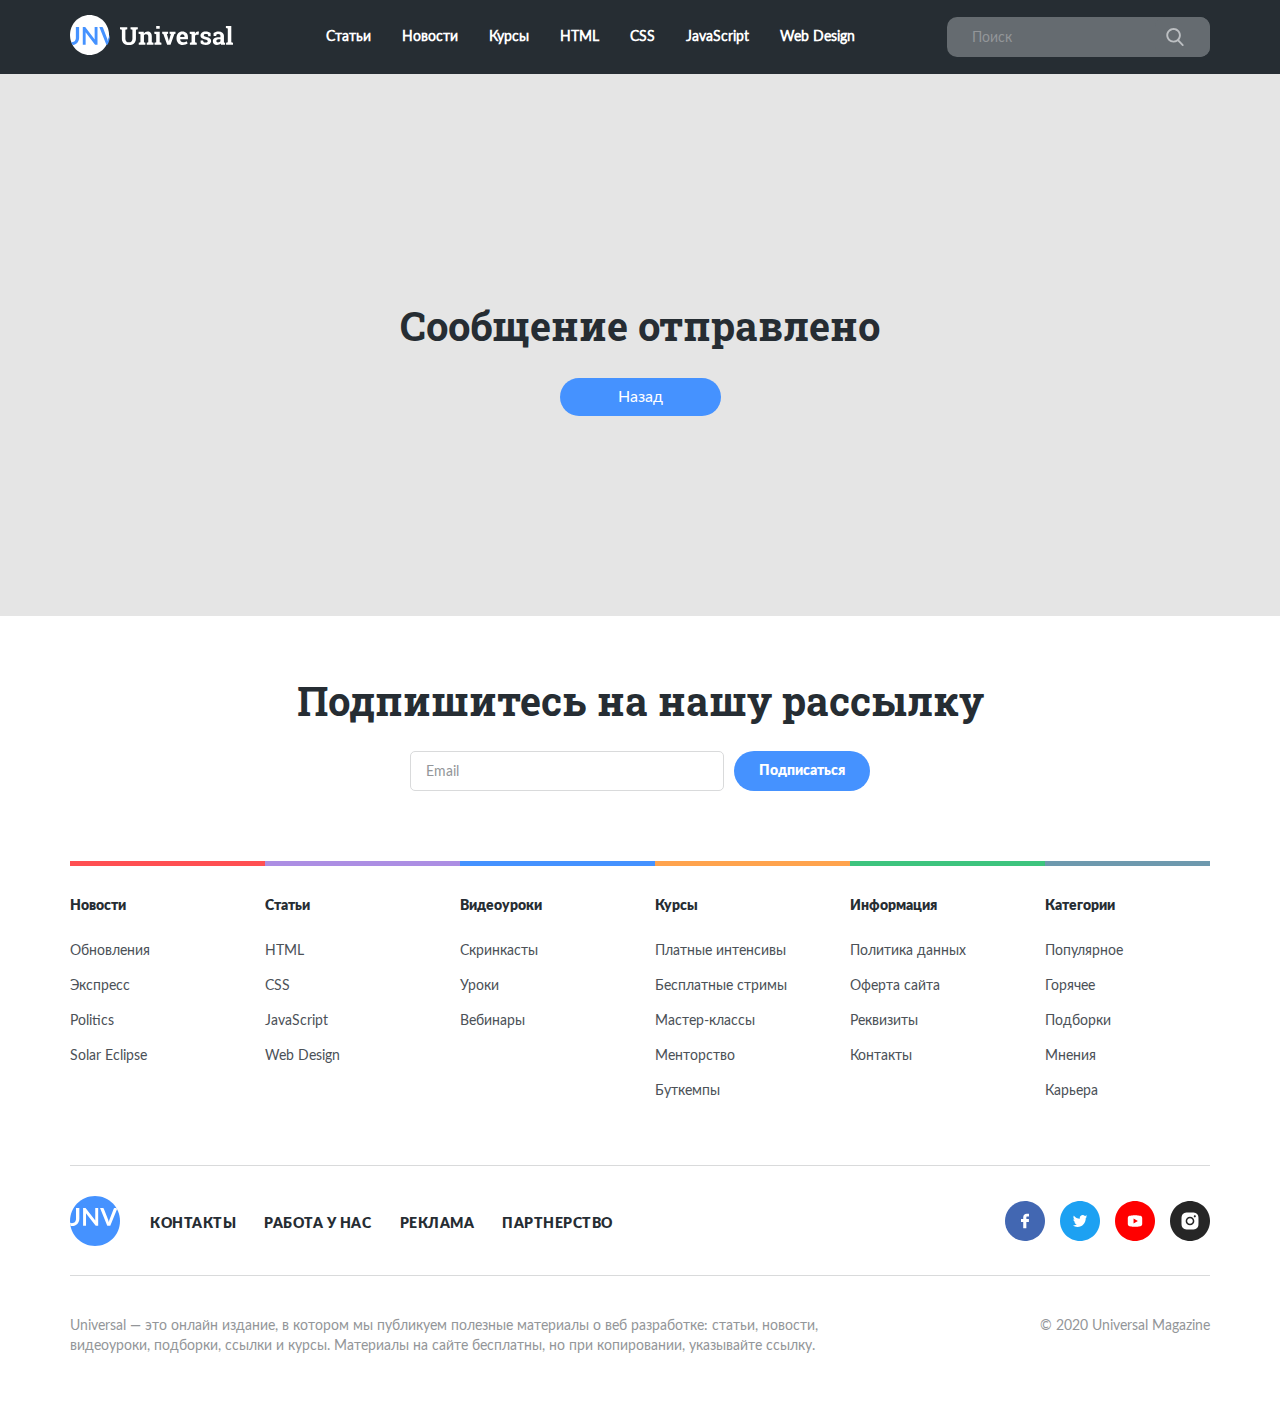
<file: send-message.html>
<!DOCTYPE html>
<html lang="ru">
<head>
  <meta charset="UTF-8">
  <meta name="viewport" content="width=device-width, initial-scale=1.0">
  <title>Universal</title>
  <link rel="icon" href="img/favicon.ico" type="image/x-icon">
  <link href="https://fonts.googleapis.com/css2?family=Roboto+Slab:wght@700&display=swap" rel="stylesheet">
  <link rel="stylesheet" href="css/swiper-bundle.min.css">
  <link rel="stylesheet" href="css/style.css">
</head>
<body>
  <header class="header">
    <div class="container">
      <div class="header-nav">
        <a href="/universal" class="header__logo">
          <img src="img/header/main-logo.svg" alt="Universal" class="header-nav__logo">
        </a>
        <div class="header__wrapper header__wrapper_mobile">
          <ul class="header-nav__ul header-nav__ul_mobile_visible">
            <li class="header-nav__item_mobile_visible">
              <form action="#" class="header-nav__search">
                <input type="text" class="header-nav__input" placeholder="Поиск">
                <button class="header-nav__button">
                  <img src="img/header/Search-icon.svg" alt="Иконка: поиск">
                </button>
              </form>
            </li>
            <li class="header-nav__item"><a href="#" class="header-nav__link">Статьи</a></li>
            <li class="header-nav__item"><a href="#" class="header-nav__link">Новости</a></li>
            <li class="header-nav__item"><a href="#" class="header-nav__link">Курсы</a></li>
            <li class="header-nav__item"><a href="#" class="header-nav__link">HTML</a></li>
            <li class="header-nav__item"><a href="#" class="header-nav__link">CSS</a></li>
            <li class="header-nav__item"><a href="#" class="header-nav__link">JavaScript</a></li>
            <li class="header-nav__item"><a href="#" class="header-nav__link">Web Design</a></li>
          </ul>
          </div>
        <form action="#" class="header-nav__search header-nav__search_mobile_hidden">
          <input type="text" class="header-nav__input" placeholder="Поиск">
          <button class="header-nav__button">
            <img src="img/header/Search-icon.svg" alt="Иконка: поиск">
          </button>
        </form>
        <button class="menu-button header-nav__menu-button">
          <span class="menu-button__line"></span>
          <span class="menu-button__line"></span>
          <span class="menu-button__line"></span>
        </button>
      </div>
    </div>
  </header>

  <section class="thanks">
    <div class="container">
      <h1 class="thanks__title">Сообщение отправлено</h1>
      <a href="/universal/article.html" class="button thanks__button">Назад</a>
    </div>
  </section>

  <footer class="footer">
    <div class="container">
      <div class="footer-top">
        <h2 class="footer__title">Подпишитесь на нашу рассылку</h2>
        <form action="send.php" method="POST" class="footer__form form">
          <input type="email" name="email" class="footer__input" placeholder="Email" required>
          <button class="button footer__button">
            <span class="footer__button-text">Подписаться</span>
          </button>
        </form>
      </div>
      <div class="footer-grid">
        <div class="footer-grid__wrapper footer-grid__wrapper_red">
          <h3 class="footer-grid__title">Новости</h3>
          <ul class="footer-grid__ul">
            <li class="footer-grid__item"><a href="#" class="footer-grid__link">Обновления</a></li>
            <li class="footer-grid__item"><a href="#" class="footer-grid__link">Экспресс</a></li>
            <li class="footer-grid__item"><a href="#" class="footer-grid__link">Politics</a></li>
            <li class="footer-grid__item"><a href="#" class="footer-grid__link">Solar Eclipse</a></li>
          </ul>
        </div>
        <div class="footer-grid__wrapper footer-grid__wrapper_purple">
          <h3 class="footer-grid__title">Статьи</h3>
          <ul class="footer-grid__ul">
            <li class="footer-grid__item"><a href="#" class="footer-grid__link">HTML</a></li>
            <li class="footer-grid__item"><a href="#" class="footer-grid__link">CSS</a></li>
            <li class="footer-grid__item"><a href="#" class="footer-grid__link">JavaScript</a></li>
            <li class="footer-grid__item"><a href="#" class="footer-grid__link">Web Design</a></li>
          </ul>
        </div>
        <div class="footer-grid__wrapper footer-grid__wrapper_blue">
          <h3 class="footer-grid__title">Видеоуроки</h3>
          <ul class="footer-grid__ul">
            <li class="footer-grid__item"><a href="#" class="footer-grid__link">Скринкасты</a></li>
            <li class="footer-grid__item"><a href="#" class="footer-grid__link">Уроки</a></li>
            <li class="footer-grid__item"><a href="#" class="footer-grid__link">Вебинары</a></li>
          </ul>
        </div>
        <div class="footer-grid__wrapper footer-grid__wrapper_orange">
          <h3 class="footer-grid__title">Курсы</h3>
          <ul class="footer-grid__ul">
            <li class="footer-grid__item"><a href="#" class="footer-grid__link">Платные интенсивы</a></li>
            <li class="footer-grid__item"><a href="#" class="footer-grid__link">Бесплатные стримы</a></li>
            <li class="footer-grid__item"><a href="#" class="footer-grid__link">Мастер-классы</a></li>
            <li class="footer-grid__item"><a href="#" class="footer-grid__link">Менторство</a></li>
            <li class="footer-grid__item"><a href="#" class="footer-grid__link">Буткемпы</a></li>
          </ul>
        </div>
        <div class="footer-grid__wrapper footer-grid__wrapper_green">
          <h3 class="footer-grid__title">Информация</h3>
          <ul class="footer-grid__ul">
            <li class="footer-grid__item"><a href="#" class="footer-grid__link">Политика данных</a></li>
            <li class="footer-grid__item"><a href="#" class="footer-grid__link">Оферта сайта</a></li>
            <li class="footer-grid__item"><a href="#" class="footer-grid__link">Реквизиты</a></li>
            <li class="footer-grid__item"><a href="#" class="footer-grid__link">Контакты</a></li>
          </ul>
        </div>
        <div class="footer-grid__wrapper footer-grid__wrapper_greyblue">
          <h3 class="footer-grid__title">Категории</h3>
          <ul class="footer-grid__ul">
            <li class="footer-grid__item"><a href="#" class="footer-grid__link">Популярное</a></li>
            <li class="footer-grid__item"><a href="#" class="footer-grid__link">Горячее</a></li>
            <li class="footer-grid__item"><a href="#" class="footer-grid__link">Подборки</a></li>
            <li class="footer-grid__item"><a href="#" class="footer-grid__link">Мнения</a></li>
            <li class="footer-grid__item"><a href="#" class="footer-grid__link">Карьера</a></li>
          </ul>
        </div>
      </div>
      <div class="footer-links">
        <a href="/universal" class="footer-links__link"><img src="img/footer/footer-logo.svg" alt="Логотип" class="footer-links__logo"></a>
        <ul class="footer-links__ul">
          <li class="footer-links__item"><a href="#" class="footer-links__link">Контакты</a></li>
          <li class="footer-links__item"><a href="#" class="footer-links__link">Работа у нас</a></li>
          <li class="footer-links__item"><a href="#" class="footer-links__link">Реклама</a></li>
          <li class="footer-links__item"><a href="#" class="footer-links__link">Партнерство</a></li>
        </ul>
        <div class="footer-links__social">
          <a href="#" class="footer-links__social-link"><img src="img/facebook.svg" alt="" class="footer-links__social-icon"></a>
          <a href="#" class="footer-links__social-link"><img src="img/twitter.svg" alt="" class="footer-links__social-icon"></a>
          <a href="#" class="footer-links__social-link"><img src="img/youtube.svg" alt="" class="footer-links__social-icon"></a>
          <a href="#" class="footer-links__social-link"><img src="img/inst.svg" alt="" class="footer-links__social-icon"></a>
        </div>
      </div>
      <div class="footer-bottom">
        <p class="footer-bottom__description">Universal — это онлайн издание, в котором мы публикуем полезные материалы о веб разработке: статьи, новости, видеоуроки,
        подборки, ссылки и курсы. Материалы на сайте бесплатны, но при копировании, указывайте ссылку.</p>
        <span class="footer-bottom__copy">&copy; 2020 Universal Magazine</span>
      </div>
    </div>
  </footer>
  <button class="up-button">↑</button>
  <script src="js/jquery-3.5.1.min.js"></script>
  <script src="js/jquery.validate.min.js"></script>
  <script src="js/swiper-bundle.min.js"></script>
  <script src="js/main.js"></script>

</body>
</html>
</file>
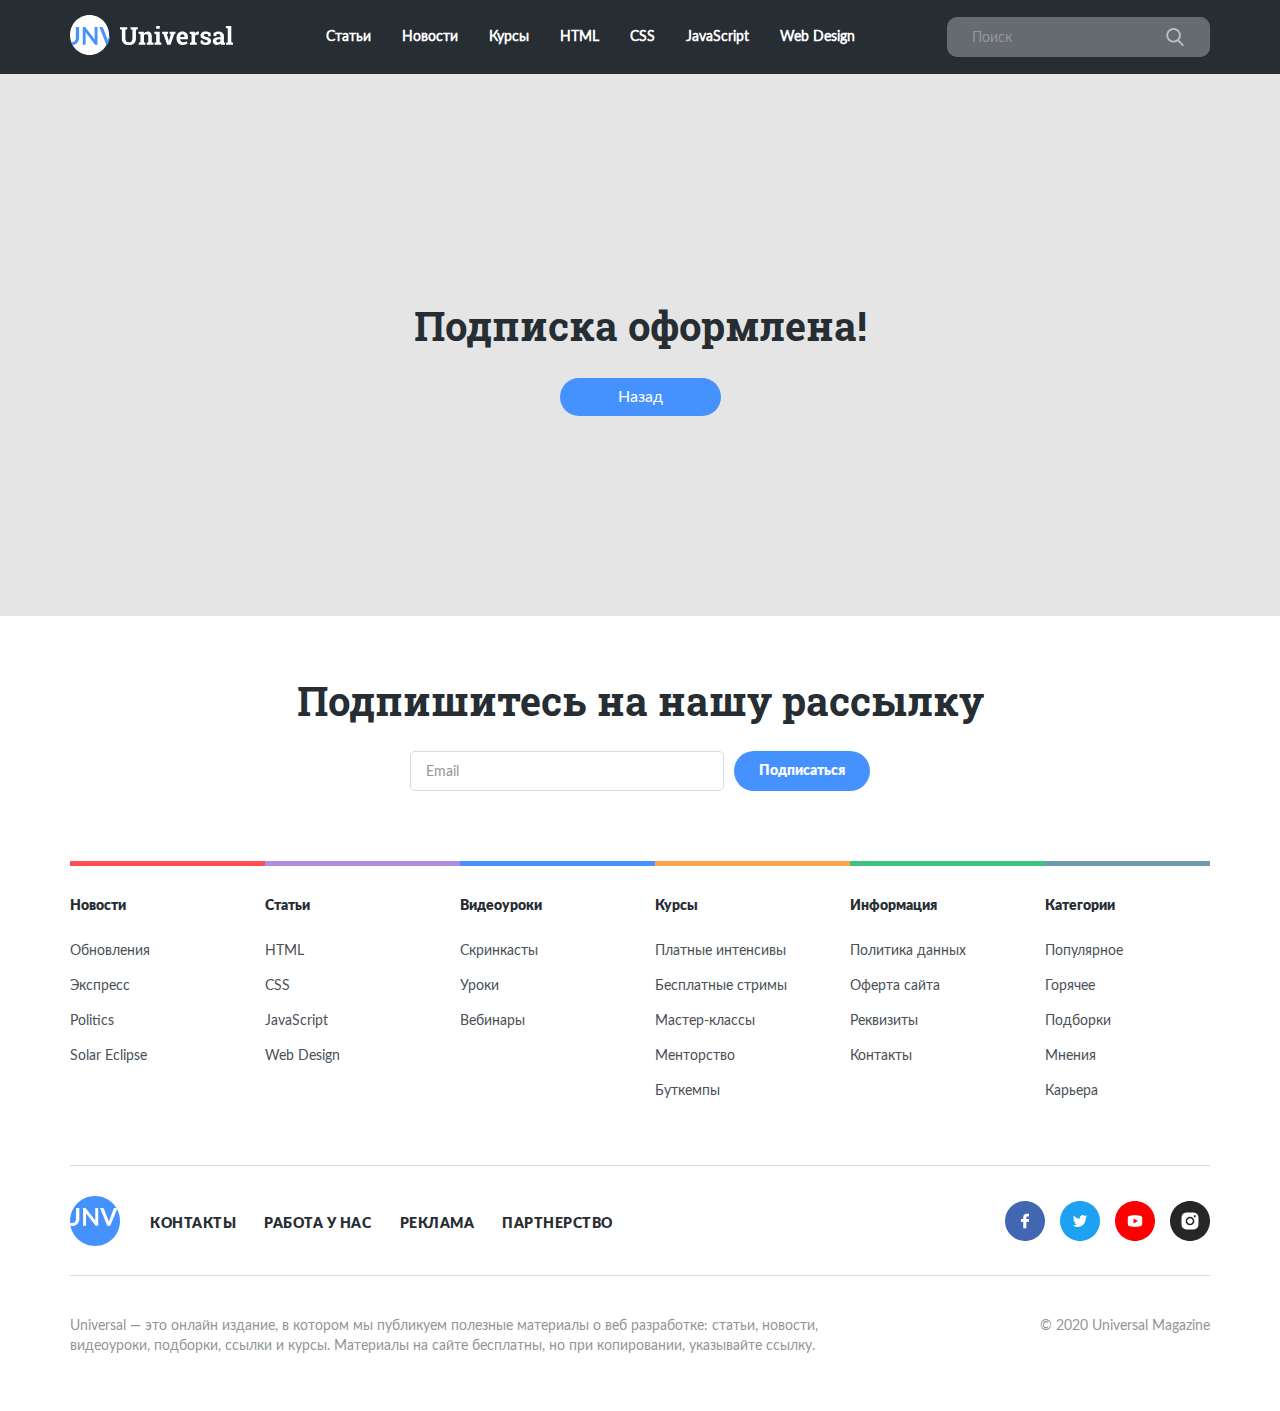
<file: thanks.html>
<!DOCTYPE html>
<html lang="ru">
<head>
  <meta charset="UTF-8">
  <meta name="viewport" content="width=device-width, initial-scale=1.0">
  <title>Universal - спасибо за подписку!</title>
  <link rel="icon" href="img/favicon.ico" type="image/x-icon">
  <link href="https://fonts.googleapis.com/css2?family=Roboto+Slab:wght@700&display=swap" rel="stylesheet">
  <link rel="stylesheet" href="css/swiper-bundle.min.css">
  <link rel="stylesheet" href="css/style.css">
</head>
<body>
  <header class="header">
    <div class="container">
      <div class="header-nav">
        <a href="/universal" class="header__logo">
          <img src="img/header/main-logo.svg" alt="Universal" class="header-nav__logo">
        </a>
        <div class="header__wrapper header__wrapper_mobile">
          <ul class="header-nav__ul header-nav__ul_mobile_visible">
            <li class="header-nav__item_mobile_visible">
              <form action="#" class="header-nav__search">
                <input type="text" class="header-nav__input" placeholder="Поиск">
                <button class="header-nav__button">
                  <img src="img/header/Search-icon.svg" alt="Иконка: поиск">
                </button>
              </form>
            </li>
            <li class="header-nav__item"><a href="#" class="header-nav__link">Статьи</a></li>
            <li class="header-nav__item"><a href="#" class="header-nav__link">Новости</a></li>
            <li class="header-nav__item"><a href="#" class="header-nav__link">Курсы</a></li>
            <li class="header-nav__item"><a href="#" class="header-nav__link">HTML</a></li>
            <li class="header-nav__item"><a href="#" class="header-nav__link">CSS</a></li>
            <li class="header-nav__item"><a href="#" class="header-nav__link">JavaScript</a></li>
            <li class="header-nav__item"><a href="#" class="header-nav__link">Web Design</a></li>
          </ul>
          </div>
        <form action="#" class="header-nav__search header-nav__search_mobile_hidden">
          <input type="text" class="header-nav__input" placeholder="Поиск">
          <button class="header-nav__button">
            <img src="img/header/Search-icon.svg" alt="Иконка: поиск">
          </button>
        </form>
        <button class="menu-button header-nav__menu-button">
          <span class="menu-button__line"></span>
          <span class="menu-button__line"></span>
          <span class="menu-button__line"></span>
        </button>
      </div>
    </div>
  </header>

  <section class="thanks">
    <div class="container">
      <h1 class="thanks__title">Подписка оформлена!</h1>
      <a href="/universal" class="button thanks__button">Назад</a>
    </div>
  </section>

  <footer class="footer">
    <div class="container">
      <div class="footer-top">
        <h2 class="footer__title">Подпишитесь на нашу рассылку</h2>
        <form action="send.php" method="POST" class="footer__form form">
          <input type="email" name="email" class="footer__input" placeholder="Email" required>
          <button class="button footer__button">
            <span class="footer__button-text">Подписаться</span>
          </button>
        </form>
      </div>
      <div class="footer-grid">
        <div class="footer-grid__wrapper footer-grid__wrapper_red">
          <h3 class="footer-grid__title">Новости</h3>
          <ul class="footer-grid__ul">
            <li class="footer-grid__item"><a href="#" class="footer-grid__link">Обновления</a></li>
            <li class="footer-grid__item"><a href="#" class="footer-grid__link">Экспресс</a></li>
            <li class="footer-grid__item"><a href="#" class="footer-grid__link">Politics</a></li>
            <li class="footer-grid__item"><a href="#" class="footer-grid__link">Solar Eclipse</a></li>
          </ul>
        </div>
        <div class="footer-grid__wrapper footer-grid__wrapper_purple">
          <h3 class="footer-grid__title">Статьи</h3>
          <ul class="footer-grid__ul">
            <li class="footer-grid__item"><a href="#" class="footer-grid__link">HTML</a></li>
            <li class="footer-grid__item"><a href="#" class="footer-grid__link">CSS</a></li>
            <li class="footer-grid__item"><a href="#" class="footer-grid__link">JavaScript</a></li>
            <li class="footer-grid__item"><a href="#" class="footer-grid__link">Web Design</a></li>
          </ul>
        </div>
        <div class="footer-grid__wrapper footer-grid__wrapper_blue">
          <h3 class="footer-grid__title">Видеоуроки</h3>
          <ul class="footer-grid__ul">
            <li class="footer-grid__item"><a href="#" class="footer-grid__link">Скринкасты</a></li>
            <li class="footer-grid__item"><a href="#" class="footer-grid__link">Уроки</a></li>
            <li class="footer-grid__item"><a href="#" class="footer-grid__link">Вебинары</a></li>
          </ul>
        </div>
        <div class="footer-grid__wrapper footer-grid__wrapper_orange">
          <h3 class="footer-grid__title">Курсы</h3>
          <ul class="footer-grid__ul">
            <li class="footer-grid__item"><a href="#" class="footer-grid__link">Платные интенсивы</a></li>
            <li class="footer-grid__item"><a href="#" class="footer-grid__link">Бесплатные стримы</a></li>
            <li class="footer-grid__item"><a href="#" class="footer-grid__link">Мастер-классы</a></li>
            <li class="footer-grid__item"><a href="#" class="footer-grid__link">Менторство</a></li>
            <li class="footer-grid__item"><a href="#" class="footer-grid__link">Буткемпы</a></li>
          </ul>
        </div>
        <div class="footer-grid__wrapper footer-grid__wrapper_green">
          <h3 class="footer-grid__title">Информация</h3>
          <ul class="footer-grid__ul">
            <li class="footer-grid__item"><a href="#" class="footer-grid__link">Политика данных</a></li>
            <li class="footer-grid__item"><a href="#" class="footer-grid__link">Оферта сайта</a></li>
            <li class="footer-grid__item"><a href="#" class="footer-grid__link">Реквизиты</a></li>
            <li class="footer-grid__item"><a href="#" class="footer-grid__link">Контакты</a></li>
          </ul>
        </div>
        <div class="footer-grid__wrapper footer-grid__wrapper_greyblue">
          <h3 class="footer-grid__title">Категории</h3>
          <ul class="footer-grid__ul">
            <li class="footer-grid__item"><a href="#" class="footer-grid__link">Популярное</a></li>
            <li class="footer-grid__item"><a href="#" class="footer-grid__link">Горячее</a></li>
            <li class="footer-grid__item"><a href="#" class="footer-grid__link">Подборки</a></li>
            <li class="footer-grid__item"><a href="#" class="footer-grid__link">Мнения</a></li>
            <li class="footer-grid__item"><a href="#" class="footer-grid__link">Карьера</a></li>
          </ul>
        </div>
      </div>
      <div class="footer-links">
        <a href="/universal" class="footer-links__link"><img src="img/footer/footer-logo.svg" alt="Логотип" class="footer-links__logo"></a>
        <ul class="footer-links__ul">
          <li class="footer-links__item"><a href="#" class="footer-links__link">Контакты</a></li>
          <li class="footer-links__item"><a href="#" class="footer-links__link">Работа у нас</a></li>
          <li class="footer-links__item"><a href="#" class="footer-links__link">Реклама</a></li>
          <li class="footer-links__item"><a href="#" class="footer-links__link">Партнерство</a></li>
        </ul>
        <div class="footer-links__social">
          <a href="#" class="footer-links__social-link"><img src="img/facebook.svg" alt="" class="footer-links__social-icon"></a>
          <a href="#" class="footer-links__social-link"><img src="img/twitter.svg" alt="" class="footer-links__social-icon"></a>
          <a href="#" class="footer-links__social-link"><img src="img/youtube.svg" alt="" class="footer-links__social-icon"></a>
          <a href="#" class="footer-links__social-link"><img src="img/inst.svg" alt="" class="footer-links__social-icon"></a>
        </div>
      </div>
      <div class="footer-bottom">
        <p class="footer-bottom__description">Universal — это онлайн издание, в котором мы публикуем полезные материалы о веб разработке: статьи, новости, видеоуроки,
        подборки, ссылки и курсы. Материалы на сайте бесплатны, но при копировании, указывайте ссылку.</p>
        <span class="footer-bottom__copy">&copy; 2020 Universal Magazine</span>
      </div>
    </div>
  </footer>
  <button class="up-button">↑</button>
  <script src="js/jquery-3.5.1.min.js"></script>
  <script src="js/jquery.validate.min.js"></script>
  <script src="js/swiper-bundle.min.js"></script>
  <script src="js/main.js"></script>

</body>
</html>
</file>
<file: css/style.css>
@font-face {
  font-family: 'Lato-HeavyItalic';
  src: url("../fonts/Lato-HeavyItalic.woff") format("woff"), url("../fonts/Lato-HeavyItalic.woff2") format("woff2");
  font-weight: normal;
  font-style: normal;
  font-display: swap;
}

@font-face {
  font-family: 'Lato-Heavy';
  src: url("../fonts/Lato-Heavy.woff") format("woff"), url("../fonts/Lato-Heavy.woff2") format("woff2");
  font-weight: normal;
  font-style: normal;
  font-display: swap;
}

@font-face {
  font-family: 'Lato-Black';
  src: url("../fonts/Lato-Black.woff") format("woff"), url("../fonts/Lato-Black.woff2") format("woff2");
  font-weight: normal;
  font-style: normal;
  font-display: swap;
}

@font-face {
  font-family: 'Lato-Regular';
  src: url("../fonts/Lato-Regular.woff") format("woff"), url("../fonts/Lato-Regular.woff2") format("woff2");
  font-weight: normal;
  font-style: normal;
  font-display: swap;
}

/*! normalize.css v8.0.1 | MIT License | github.com/necolas/normalize.css */
/* Document
   ========================================================================== */
/**
 * 1. Correct the line height in all browsers.
 * 2. Prevent adjustments of font size after orientation changes in iOS.
 */
html {
  line-height: 1.15;
  /* 1 */
  -webkit-text-size-adjust: 100%;
  /* 2 */
}

/* Sections
   ========================================================================== */
/**
 * Remove the margin in all browsers.
 */
body {
  margin: 0;
}

/**
 * Render the `main` element consistently in IE.
 */
main {
  display: block;
}

/**
 * Correct the font size and margin on `h1` elements within `section` and
 * `article` contexts in Chrome, Firefox, and Safari.
 */
h1 {
  font-size: 2em;
  margin: 0.67em 0;
}

/* Grouping content
   ========================================================================== */
/**
 * 1. Add the correct box sizing in Firefox.
 * 2. Show the overflow in Edge and IE.
 */
hr {
  box-sizing: content-box;
  /* 1 */
  height: 0;
  /* 1 */
  overflow: visible;
  /* 2 */
}

/**
 * 1. Correct the inheritance and scaling of font size in all browsers.
 * 2. Correct the odd `em` font sizing in all browsers.
 */
pre {
  font-family: monospace, monospace;
  /* 1 */
  font-size: 1em;
  /* 2 */
}

/* Text-level semantics
   ========================================================================== */
/**
 * Remove the gray background on active links in IE 10.
 */
a {
  background-color: transparent;
}

/**
 * 1. Remove the bottom border in Chrome 57-
 * 2. Add the correct text decoration in Chrome, Edge, IE, Opera, and Safari.
 */
abbr[title] {
  border-bottom: none;
  /* 1 */
  text-decoration: underline;
  /* 2 */
  text-decoration: underline dotted;
  /* 2 */
}

/**
 * Add the correct font weight in Chrome, Edge, and Safari.
 */
b,
strong {
  font-weight: bolder;
}

/**
 * 1. Correct the inheritance and scaling of font size in all browsers.
 * 2. Correct the odd `em` font sizing in all browsers.
 */
code,
kbd,
samp {
  font-family: monospace, monospace;
  /* 1 */
  font-size: 1em;
  /* 2 */
}

/**
 * Add the correct font size in all browsers.
 */
small {
  font-size: 80%;
}

/**
 * Prevent `sub` and `sup` elements from affecting the line height in
 * all browsers.
 */
sub,
sup {
  font-size: 75%;
  line-height: 0;
  position: relative;
  vertical-align: baseline;
}

sub {
  bottom: -0.25em;
}

sup {
  top: -0.5em;
}

/* Embedded content
   ========================================================================== */
/**
 * Remove the border on images inside links in IE 10.
 */
img {
  border-style: none;
}

/* Forms
   ========================================================================== */
/**
 * 1. Change the font styles in all browsers.
 * 2. Remove the margin in Firefox and Safari.
 */
button,
input,
optgroup,
select,
textarea {
  font-family: inherit;
  /* 1 */
  font-size: 100%;
  /* 1 */
  line-height: 1.15;
  /* 1 */
  margin: 0;
  /* 2 */
}

/**
 * Show the overflow in IE.
 * 1. Show the overflow in Edge.
 */
button,
input {
  /* 1 */
  overflow: visible;
}

/**
 * Remove the inheritance of text transform in Edge, Firefox, and IE.
 * 1. Remove the inheritance of text transform in Firefox.
 */
button,
select {
  /* 1 */
  text-transform: none;
}

/**
 * Correct the inability to style clickable types in iOS and Safari.
 */
button,
[type="button"],
[type="reset"],
[type="submit"] {
  -webkit-appearance: button;
}

/**
 * Remove the inner border and padding in Firefox.
 */
button::-moz-focus-inner,
[type="button"]::-moz-focus-inner,
[type="reset"]::-moz-focus-inner,
[type="submit"]::-moz-focus-inner {
  border-style: none;
  padding: 0;
}

/**
 * Restore the focus styles unset by the previous rule.
 */
button:-moz-focusring,
[type="button"]:-moz-focusring,
[type="reset"]:-moz-focusring,
[type="submit"]:-moz-focusring {
  outline: 1px dotted ButtonText;
}

/**
 * Correct the padding in Firefox.
 */
fieldset {
  padding: 0.35em 0.75em 0.625em;
}

/**
 * 1. Correct the text wrapping in Edge and IE.
 * 2. Correct the color inheritance from `fieldset` elements in IE.
 * 3. Remove the padding so developers are not caught out when they zero out
 *    `fieldset` elements in all browsers.
 */
legend {
  box-sizing: border-box;
  /* 1 */
  color: inherit;
  /* 2 */
  display: table;
  /* 1 */
  max-width: 100%;
  /* 1 */
  padding: 0;
  /* 3 */
  white-space: normal;
  /* 1 */
}

/**
 * Add the correct vertical alignment in Chrome, Firefox, and Opera.
 */
progress {
  vertical-align: baseline;
}

/**
 * Remove the default vertical scrollbar in IE 10+.
 */
textarea {
  overflow: auto;
}

/**
 * 1. Add the correct box sizing in IE 10.
 * 2. Remove the padding in IE 10.
 */
[type="checkbox"],
[type="radio"] {
  box-sizing: border-box;
  /* 1 */
  padding: 0;
  /* 2 */
}

/**
 * Correct the cursor style of increment and decrement buttons in Chrome.
 */
[type="number"]::-webkit-inner-spin-button,
[type="number"]::-webkit-outer-spin-button {
  height: auto;
}

/**
 * 1. Correct the odd appearance in Chrome and Safari.
 * 2. Correct the outline style in Safari.
 */
[type="search"] {
  -webkit-appearance: textfield;
  /* 1 */
  outline-offset: -2px;
  /* 2 */
}

/**
 * Remove the inner padding in Chrome and Safari on macOS.
 */
[type="search"]::-webkit-search-decoration {
  -webkit-appearance: none;
}

/**
 * 1. Correct the inability to style clickable types in iOS and Safari.
 * 2. Change font properties to `inherit` in Safari.
 */
::-webkit-file-upload-button {
  -webkit-appearance: button;
  /* 1 */
  font: inherit;
  /* 2 */
}

/* Interactive
   ========================================================================== */
/*
 * Add the correct display in Edge, IE 10+, and Firefox.
 */
details {
  display: block;
}

/*
 * Add the correct display in all browsers.
 */
summary {
  display: list-item;
}

/* Misc
   ========================================================================== */
/**
 * Add the correct display in IE 10+.
 */
template {
  display: none;
}

/**
 * Add the correct display in IE 10.
 */
[hidden] {
  display: none;
}

* {
  box-sizing: border-box;
}

body {
  font-family: 'Lato-Regular', sans-serif;
  background-color: #E5E5E5;
}

.container {
  max-width: 1140px;
  margin: auto;
}

img {
  width: 100%;
}

.button {
  display: flex;
  align-items: center;
  justify-content: center;
  min-width: 154px;
  padding: 10px 20px;
  border-radius: 20px;
  background-color: #4592FF;
  color: #FFFFFF;
}

.button__text {
  margin-right: 5px;
  font-family: 'Lato-Heavy', sans-serif;
  font-size: 14px;
  line-height: 20px;
}

.button__arrow {
  width: 20px;
  height: 20px;
}

.numbers {
  font-style: normal;
  font-weight: normal;
  font-size: 12px;
  line-height: 15px;
  color: #939699;
}

.date {
  font-style: normal;
  font-weight: normal;
  font-size: 12px;
  line-height: 15px;
  color: #939699;
}

.time {
  font-style: normal;
  font-weight: normal;
  font-size: 12px;
  line-height: 15px;
  color: #939699;
}

.scroll-hidden {
  overflow: hidden;
}

.flag {
  color: #BCBFC2;
}

.flag_active {
  color: red;
}

a:hover {
  text-decoration: underline;
}

#email-error {
  position: absolute;
  left: 0;
  top: 45px;
  color: red;
  font-family: 'Lato-Black', sans-serif;
  font-style: normal;
  font-weight: normal;
  font-size: 14px;
  line-height: 20px;
}

.comments-button {
  padding: 10px 20px;
  font-family: 'Lato-Black', sans-serif;
  font-style: normal;
  font-weight: normal;
  font-size: 14px;
  line-height: 20px;
  background-color: transparent;
  color: #262D33;
  border: 1px solid #D9DADB;
  border-radius: 20px;
  cursor: pointer;
  outline: none;
}

#message-error {
  position: absolute;
  bottom: 40px;
  left: 15px;
  color: red;
  font-family: 'Lato-Black', sans-serif;
  font-style: normal;
  font-weight: normal;
  font-size: 12px;
  line-height: 20px;
}

.up-button {
  display: none;
  position: fixed;
  right: 10px;
  bottom: 20px;
  padding: 15px 20px 15px 20px;
  border-radius: 50%;
  background-color: #4592FF;
  border: none;
  color: #ffffff;
  cursor: pointer;
  outline: none;
  z-index: 999;
}

.shown {
  display: inline-block;
}

.heart {
  position: relative;
  color: #BCBFC2;
  background-color: transparent;
  border: none;
  outline: none;
  cursor: pointer;
  z-index: 999;
}

.heart_active {
  color: #4592FF;
}

.like {
  color: #BCBFC2;
}

.like_active {
  color: #3DC47E;
}

.dislike {
  color: #BCBFC2;
}

.dislike_active {
  color: #FF4F52;
}

.header {
  background-color: #262D33;
  padding: 15px 0;
}

.header_whtie {
  background-color: #fff;
}

.header__wrapper {
  margin-right: 30px;
}

.header-nav {
  display: flex;
  align-items: center;
  justify-content: space-between;
}

.header-nav__ul {
  display: flex;
  align-items: center;
  justify-content: space-between;
  margin: 0;
  padding: 0;
  list-style: none;
}

.header-nav__item {
  margin-left: 31px;
  font-style: normal;
  font-weight: 900;
  font-size: 14px;
  line-height: 20px;
}

.header-nav__item:first-child {
  margin-left: 0;
}

.header-nav__item_mobile_visible {
  display: none;
}

.header-nav__link {
  color: #FFFFFF;
  text-decoration: none;
}

.header-nav__link:hover {
  text-decoration: none;
}

.header-nav__link_hover {
  position: relative;
}

.header-nav__link_hover::after {
  position: absolute;
  left: 50%;
  bottom: -5px;
  content: '';
  width: 0;
  height: 2px;
  background-color: #FFFFFF;
  transition: all 0.3s;
}

.header-nav__link_hover:hover::after {
  left: 0;
  width: 100%;
}

.header-nav__link_grey {
  position: relative;
  color: #939699;
}

.header-nav__link_grey::after {
  position: absolute;
  left: 50%;
  bottom: -5px;
  content: '';
  width: 0;
  height: 2px;
  background-color: #939699;
  transition: all 0.3s;
}

.header-nav__link_grey:hover::after {
  left: 0;
  width: 100%;
}

.header-nav__search {
  position: relative;
  width: 263px;
  height: 40px;
}

.header-nav__input {
  position: absolute;
  padding-left: 25px;
  width: 100%;
  height: 100%;
  border: none;
  border-radius: 10px;
  background-color: #656B70;
  color: #ffffff;
  outline: none;
}

.header-nav__input::placeholder {
  color: #939699;
  font-style: normal;
  font-weight: normal;
  font-size: 14px;
  line-height: 20px;
}

.header-nav__input_light {
  background-color: #F5F5F5;
}

.header-nav__button {
  position: absolute;
  display: flex;
  align-items: center;
  right: 0;
  padding: 0;
  padding-right: 25px;
  padding-left: 10px;
  height: 100%;
  border: none;
  border-radius: 10px;
  background-color: #656B70;
  outline: none;
  cursor: pointer;
}

.header-nav__button_light {
  background-color: #F5F5F5;
}

.header-nav__menu-button {
  display: none;
}

.menu-button {
  display: none;
}

.main-info {
  position: relative;
  height: 475px;
  background-color: #262D33;
}

.main-info__wrapper {
  position: absolute;
  top: 30px;
  max-width: 1140px;
  display: flex;
  border-radius: 10px;
  overflow: hidden;
  z-index: 1;
}

.main-info__left {
  display: none;
  position: relative;
  width: 877px;
  height: 570px;
  padding-left: 55px;
  padding-top: 55px;
  padding-bottom: 100px;
}

.main-info__left::before {
  position: absolute;
  content: '';
  top: 0;
  left: 0;
  right: 0;
  bottom: 0;
  background: linear-gradient(0deg, rgba(64, 48, 61, 0.35), rgba(64, 48, 61, 0.35));
  z-index: -1;
}

.main-info__left_active {
  display: block;
}

.main-info__image {
  position: absolute;
  top: 0;
  right: 0;
  left: 0;
  bottom: 0;
  width: 100%;
  height: 100%;
  object-fit: cover;
  z-index: -2;
}

.main-info__profile {
  display: flex;
  align-items: center;
  max-width: 206px;
  text-decoration: none;
}

.main-info__avatar {
  width: 45px;
  height: 45px;
  border-radius: 50%;
}

.main-info__user {
  display: flex;
  flex-wrap: wrap;
  margin-left: 10px;
}

.main-info__username {
  margin-bottom: 2px;
  font-style: normal;
  font-weight: normal;
  font-size: 14px;
  line-height: 20px;
  color: #FFFFFF;
  opacity: 0.85;
}

.main-info__text {
  font-style: normal;
  font-weight: normal;
  font-size: 12px;
  line-height: 15px;
  color: #FFFFFF;
  opacity: 0.4;
}

.main-info__text-block {
  margin-top: 145px;
  margin-bottom: 48px;
}

.main-info__text-wrapper {
  display: flex;
  flex-direction: column;
  align-items: start;
}

.main-info__subtitle {
  font-weight: 900;
  font-size: 12px;
  line-height: 15px;
  letter-spacing: 0.5px;
  color: #4592FF;
  text-transform: uppercase;
}

.main-info__title {
  margin: 0;
  margin-top: 20px;
  max-width: 598px;
  font-family: 'Roboto Slab', serif;
  font-style: normal;
  font-weight: bold;
  font-size: 40px;
  line-height: 50px;
  color: #FFFFFF;
}

.main-info__button {
  max-width: 200px;
  text-decoration: none;
}

.main-info__button:hover {
  background-color: #3387FF;
  text-decoration: none;
}

.main-info__right {
  display: flex;
  flex-direction: column;
  background-color: #fff;
  max-width: 263px;
}

.main-info__recommend-title {
  padding: 20px 25px 0 25px;
  margin: 0;
  margin-bottom: 19px;
  font-family: 'Lato-Black', sans-serif;
  font-size: 14px;
  line-height: 20px;
  color: #262D33;
  letter-spacing: 0.5px;
  text-transform: uppercase;
}

.main-info__tab {
  padding: 17px 25px 19px 25px;
  border-top: 1px solid #D9DADB;
  cursor: pointer;
}

.main-info__tab:nth-child(4) {
  padding-bottom: 39px;
}

.main-info__tab:nth-child(5) {
  padding-bottom: 28px;
}

.main-info__tab:hover {
  background-color: #F5F5F5;
}

.main-info__tab-title {
  margin: 0;
  margin-bottom: 8px;
  font-family: 'Lato-Black', sans-serif;
  font-size: 12px;
  line-height: 15px;
  letter-spacing: 0.5px;
  text-transform: uppercase;
}

.main-info__tab-title_css {
  color: #3BBDC4;
}

.main-info__tab-title_js {
  color: #6E99AE;
}

.main-info__tab-title_html {
  color: #AC8EE3;
}

.main-info__tab-title_web {
  color: #FFA34D;
}

.main-info__tab-title_css-green {
  color: #3DC47E;
  margin-top: 2px;
}

.main-info__tab-text {
  margin: 0;
  font-style: normal;
  font-weight: normal;
  font-size: 14px;
  line-height: 20px;
  color: #4B5157;
}

.main-info__tab-text_uppercase {
  text-transform: uppercase;
}

.main-info__tab_active {
  background-color: #F5F5F5;
}

.main-display {
  position: relative;
  padding-top: 60px;
  padding-bottom: 68px;
  background: url(../img/news/photo-large-1.webp);
  background-repeat: no-repeat;
  background-size: cover;
  background-position: center;
  z-index: 99;
}

.main-display_2 {
  background: url(../img/article/card-photo.png);
  background-repeat: no-repeat;
  background-size: cover;
  background-position: center;
  z-index: 99;
}

.main-display_3 {
  background: url(../img/news/photo-large-4.png);
  background-repeat: no-repeat;
  background-size: cover;
  background-position: center;
  z-index: 99;
}

.main-display::after {
  position: absolute;
  top: 0;
  left: 0;
  right: 0;
  bottom: 0;
  content: '';
  background: linear-gradient(0deg, rgba(38, 45, 51, 0.75), rgba(38, 45, 51, 0.75));
  z-index: -1;
}

.main-display__container {
  position: relative;
  margin: auto;
  max-width: 946px;
}

.main-display__top {
  display: flex;
  align-items: center;
  justify-content: space-between;
}

.main-display__subtitle {
  font-family: 'Lato-Black', sans-serif;
  font-style: normal;
  font-weight: normal;
  font-size: 12px;
  line-height: 15px;
  color: #4592FF;
  text-transform: uppercase;
  letter-spacing: 0.5px;
}

.main-display__links {
  display: flex;
  align-items: center;
}

.main-display__link {
  display: flex;
  align-items: center;
  text-decoration: none;
  color: #ffffff;
}

.main-display__link-text {
  font-family: 'Lato-Black', sans-serif;
  font-style: normal;
  font-weight: normal;
  font-size: 14px;
  line-height: 20px;
}

.main-display__link_home {
  margin-right: 30px;
}

.main-display__link_prev {
  margin-right: 20px;
}

.main-display__icon {
  width: 20px;
  height: 20px;
}

.main-display__icon_home {
  margin-right: 5px;
}

.main-display__icon_prev {
  margin-right: 5px;
}

.main-display__icon_next {
  margin-left: 5px;
}

.main-display__text {
  margin-top: 52px;
  margin-bottom: 43px;
}

.main-display__title {
  margin-top: 0;
  margin-bottom: 30px;
  max-width: 750px;
  font-family: 'Roboto Slab', serif;
  font-style: normal;
  font-weight: bold;
  font-size: 55px;
  line-height: 70px;
  color: #FFFFFF;
}

.main-display__description {
  margin: 0;
  max-width: 632px;
  font-style: normal;
  font-weight: normal;
  font-size: 18px;
  line-height: 30px;
  color: #FFFFFF;
  opacity: 0.85;
}

.main-display__bottom {
  display: flex;
}

.main-display__bottom-icon {
  width: 15px;
  height: 15px;
}

.main-display__bottom-icon_clock {
  margin-right: 5px;
}

.main-display__bottom-icon_heart {
  margin-right: 5px;
}

.main-display__bottom-icon_comment {
  margin-right: 5px;
}

.main-display__bottom-link {
  margin-right: 5px;
  color: #BCBFC2;
}

.main-display__bottom-link:hover {
  color: #4592FF;
}

.main-display__button {
  margin-right: 7px;
  padding: 0;
  width: 15px;
  height: 15px;
}

.main-display__date {
  margin-right: 20px;
}

.main-display__numbers {
  margin-right: 20px;
}

.main-display__numbers:last-child {
  margin-right: 0;
}

.main-display__flag {
  position: absolute;
  top: 91px;
  left: -92px;
  cursor: pointer;
}

.articles {
  padding-top: 155px;
  padding-bottom: 60px;
}

.articles-grid {
  display: grid;
  grid-template-columns: repeat(4, 1fr);
  grid-template-rows: repeat(4, 170px);
  grid-row-gap: 30px;
  grid-column-gap: 30px;
  margin-top: 30px;
}

.articles__card {
  background-color: #FFFFFF;
  border-radius: 10px;
  overflow: hidden;
}

.articles__card_dreamwork {
  grid-column: 1/3;
  grid-row: 1/3;
  background: url(../img/articles/dreamwork-img.png);
  background-repeat: no-repeat;
  background-position: right 16px;
  background-color: #FFFFFF;
}

.articles__card_web-design {
  position: relative;
  grid-column: 3/4;
  grid-row: 1/3;
  background: url(../img/articles/web-design-bg-1.jpg);
  background-position: center;
  background-size: cover;
  background-repeat: no-repeat;
  z-index: 1;
}

.articles__card_web-design::after {
  position: absolute;
  content: '';
  top: 0;
  left: 0;
  right: 0;
  bottom: 0;
  background: linear-gradient(0deg, rgba(64, 48, 61, 0.35), rgba(64, 48, 61, 0.35));
  z-index: -1;
}

.articles__card_tools {
  grid-column: 1/2;
  grid-row: 3/5;
}

.articles__card_referens {
  grid-column: 2/3;
  grid-row: 3/4;
}

.articles__card_customers {
  grid-column: 3/4;
  grid-row: 3/4;
}

.articles__card_work {
  grid-column: 2/3;
  grid-row: 4/5;
}

.articles__card_free {
  grid-column: 3/4;
  grid-row: 4/5;
}

.articles__card_download {
  grid-column: 4/5;
  grid-row: 1/2;
}

.articles__card_tags {
  grid-column: 4/5;
  grid-row: 2/4;
}

.articles__card_social {
  grid-column: 4/5;
  grid-row: 4/5;
}

.dreamwork {
  position: relative;
  display: flex;
  flex-direction: column;
  padding: 35px 0 13px 35px;
}

.dreamwork__card-link {
  position: absolute;
  top: 0;
  right: 0;
  left: 0;
  bottom: 0;
}

.dreamwork__text {
  max-width: 238px;
}

.dreamwork__text::after {
  position: absolute;
  left: 0;
  content: '';
  width: 555px;
  height: 1px;
  background-color: #D9DADB;
}

.dreamwork__subtitle {
  font-family: 'Lato-Black', sans-serif;
  font-style: normal;
  font-size: 12px;
  line-height: 15px;
  letter-spacing: 0.5px;
  color: #6E99AE;
  text-transform: uppercase;
}

.dreamwork__title {
  margin-top: 20px;
  margin-bottom: 23px;
  font-family: 'Roboto Slab', serif;
  font-style: normal;
  font-weight: bold;
  font-size: 25px;
  line-height: 30px;
  color: #262D33;
}

.dreamwork__description {
  margin-top: 0;
  margin-bottom: 49px;
  font-style: normal;
  font-weight: normal;
  font-size: 14px;
  line-height: 20px;
}

.dreamwork__wrapper {
  position: relative;
  margin-top: 15px;
  display: flex;
  align-items: center;
  text-decoration: none;
  color: #4B5157;
  fill: #BCBFC2;
  z-index: 99;
}

.dreamwork__wrapper:hover {
  fill: #4592FF;
}

.dreamwork__avatar {
  margin-right: 10px;
  width: 30px;
  height: 30px;
  border-radius: 50%;
  object-fit: cover;
}

.dreamwork__username {
  margin-right: 5px;
  font-family: 'Lato-Black', sans-serif;
  font-style: normal;
  font-size: 14px;
  line-height: 20px;
  color: #262D33;
}

.dreamwork__comment {
  margin-right: 15px;
  font-style: normal;
  font-weight: normal;
  font-size: 14px;
  line-height: 20px;
  color: #4B5157;
}

.dreamwork__comment-numbers {
  max-width: 30px;
  overflow: hidden;
  text-overflow: ellipsis;
}

.dreamwork__comment-wrapper {
  margin-right: 5px;
  display: flex;
}

.dreamwork__block {
  margin-top: 15px;
  display: flex;
  align-items: center;
}

.dreamwork__link {
  margin-right: 5px;
  fill: #BCBFC2;
}

.dreamwork__link:hover {
  fill: #4592FF;
}

.dreamwork__icon {
  margin-right: 5px;
  width: 15px;
  height: 15px;
}

.web-design {
  position: relative;
  padding: 0 25px 25px 25px;
}

.web-design__card-link {
  position: absolute;
  top: 0;
  left: 0;
  right: 0;
  bottom: 0;
}

.web-design__text {
  margin-top: 160px;
}

.web-design__subtitle {
  font-family: 'Lato-Black', sans-serif;
  font-style: normal;
  font-weight: normal;
  font-size: 12px;
  line-height: 15px;
  text-transform: uppercase;
  letter-spacing: 0.5px;
  color: #E7D9FF;
}

.web-design__title {
  margin-top: 23px;
  margin-bottom: 27px;
  font-family: 'Roboto Slab', serif;
  font-style: normal;
  font-weight: bold;
  font-size: 16px;
  line-height: 25px;
  letter-spacing: 0.5px;
  text-transform: uppercase;
  color: #FFFFFF;
}

.web-design__title-link {
  text-decoration: none;
}

.web-design__wrapper {
  position: relative;
  display: flex;
  align-items: center;
  text-decoration: none;
  color: inherit;
  z-index: 99;
}

.web-design__link {
  color: #BCBFC2;
}

.web-design__link:hover {
  color: #4592FF;
}

.web-design__button {
  padding: 0;
}

.web-design__avatar {
  margin-right: 10px;
  width: 45px;
  height: 45px;
  border-radius: 50%;
  object-fit: cover;
}

.web-design__username {
  font-style: normal;
  font-weight: normal;
  font-size: 14px;
  line-height: 20px;
  color: #FFFFFF;
  opacity: 0.85;
}

.web-design__comment {
  display: flex;
  align-items: center;
  justify-content: space-between;
  width: 157px;
}

.web-design__numbers {
  overflow: hidden;
  text-overflow: ellipsis;
  max-width: 30px;
}

.web-design__numbers:last-child {
  margin-right: 0;
}

.web-design__icon {
  width: 15px;
  height: 15px;
}

.web-design__label {
  position: absolute;
  top: 19px;
  left: 25px;
  max-width: 100px;
  padding: 5px 12px;
  font-style: normal;
  font-weight: normal;
  font-size: 12px;
  line-height: 15px;
  color: #FFFFFF;
  background-color: #3DC47E;
  border-radius: 3px;
}

.tools {
  position: relative;
}

.tools:hover {
  background-color: #eeeeee;
}

.tools__image {
  width: 100%;
  height: 275px;
  object-fit: cover;
}

.tools__title {
  padding: 0 25px 30px 25px;
  margin: 0;
  margin-top: 15px;
  max-width: 237px;
  font-family: 'Roboto Slab', serif;
  font-style: normal;
  font-weight: bold;
  font-size: 16px;
  line-height: 25px;
  color: #262D33;
}

.tools__link {
  position: absolute;
  top: 0;
  left: 0;
  right: 0;
  bottom: 0;
}

.other-article {
  position: relative;
  padding: 25px 25px 30px 25px;
}

.other-article:hover {
  background-color: #eeeeee;
}

.other-article__title {
  margin: 0;
  margin-bottom: 5px;
  font-family: 'Roboto Slab', serif;
  font-style: normal;
  font-weight: bold;
  font-size: 16px;
  line-height: 25px;
  color: #262D33;
}

.other-article__link {
  position: absolute;
  right: 0;
  left: 0;
  bottom: 0;
  top: 0;
}

.other-article__description {
  margin: 0;
  margin-bottom: 10px;
  font-style: normal;
  font-weight: normal;
  font-size: 14px;
  line-height: 20px;
  color: #4B5157;
}

.other-article__description_customers {
  margin-bottom: 30px;
}

.download {
  position: relative;
  padding: 25px 25px 13px 25px;
  background-color: #3BBDC4;
  z-index: 1;
}

.download::after {
  position: absolute;
  right: 25px;
  top: 25px;
  content: '';
  width: 56px;
  height: 72px;
  background: url(../img/articles/File.svg);
  background-repeat: no-repeat;
  background-size: cover;
  z-index: -1;
}

.download__text {
  margin-bottom: 19px;
}

.download__title {
  margin: 0;
  margin-bottom: 10px;
  font-family: 'Roboto Slab', serif;
  font-style: normal;
  font-weight: bold;
  font-size: 16px;
  line-height: 25px;
  color: #FFFFFF;
}

.download__subtitle {
  font-style: normal;
  font-weight: normal;
  font-size: 14px;
  line-height: 20px;
  color: #C1F4F5;
}

.download__button {
  position: absolute;
  bottom: 0;
  left: 0;
  right: 0;
  width: 100%;
  height: 45px;
  display: flex;
  justify-content: center;
  align-items: center;
  color: #ffffff;
  font-family: 'Lato-Black', sans-serif;
  font-style: normal;
  font-weight: normal;
  font-size: 14px;
  line-height: 20px;
  border: none;
  border-top: 1px solid #96E2E3;
  background-color: #3BBDC4;
  cursor: pointer;
  outline: none;
}

.download__button:hover {
  background-color: #4592FF;
}

.download__icon {
  width: 20px;
  height: 20px;
  margin-right: 10px;
}

.download__link {
  font-family: 'Lato-Black', sans-serif;
  font-style: normal;
  font-weight: normal;
  font-size: 14px;
  line-height: 20px;
  color: #FFFFFF;
  text-decoration: none;
}

.tags {
  position: relative;
  padding: 20px 0 30px 25px;
}

.tags::after {
  position: absolute;
  top: 59px;
  left: 0;
  content: '';
  width: 263px;
  height: 1px;
  background-color: #D9DADB;
}

.tags__title {
  margin: 0;
  margin-bottom: 45px;
  font-family: 'Lato-Black', sans-serif;
  font-style: normal;
  font-weight: normal;
  font-size: 14px;
  line-height: 20px;
  text-transform: uppercase;
}

.tags__group {
  display: flex;
  flex-wrap: wrap;
}

.tags__button {
  padding: 5px 15px 5px 14px;
  margin-right: 10px;
  margin-bottom: 13px;
  background-color: transparent;
  border: 1px solid #D9DADB;
  border-radius: 5px;
  cursor: pointer;
  outline: none;
}

.tags__button:last-child {
  margin-right: 0;
}

.tags__button:hover {
  background-color: #4592FF;
  border: 1px solid transparent;
  color: #ffffff;
}

.tags__button-text {
  font-family: 'Lato-Black', sans-serif;
  font-style: normal;
  font-weight: normal;
  font-size: 14px;
  line-height: 20px;
}

.social {
  padding: 30px 25px 40px 25px;
}

.social-wrapper {
  margin: auto;
  display: flex;
  justify-content: space-between;
  width: 190px;
}

.social__title {
  text-align: center;
  margin: 0;
  margin-bottom: 25px;
  font-family: 'Roboto Slab', serif;
  font-style: normal;
  font-weight: bold;
  font-size: 20px;
  line-height: 25px;
}

.social__icon {
  width: 50px;
  height: 50px;
}

.features {
  display: flex;
  justify-content: space-between;
  align-items: center;
  padding: 25px 25px 30px 25px;
  background-color: #262D33;
  border-radius: 10px;
}

.features__wrapper {
  display: flex;
  align-items: center;
  justify-content: space-between;
  width: 260px;
}

.features__wrapper:last-child {
  width: 235px;
}

.features__wrapper:last-child::after {
  display: none;
}

.features__wrapper::after {
  content: '';
  width: 1px;
  height: 75px;
  margin-left: 25px;
  background-color: #4B5157;
}

.features__wrapper::after:nth-child(2) {
  margin-right: 0;
}

.features__title {
  margin-right: 15px;
  font-family: 'Lato-Black', sans-serif;
  font-style: normal;
  font-size: 14px;
  line-height: 20px;
  color: #FFFFFF;
}

.features__title_slider {
  max-width: 151px;
}

.features__img {
  width: 65px;
  height: 65px;
}

.features__link {
  text-decoration: none;
  color: inherit;
}

.article {
  padding-top: 67px;
  padding-bottom: 60px;
  background-color: #fff;
}

.article__tags {
  padding-top: 28px;
  padding-bottom: 57px;
  margin-left: 5px;
  display: flex;
  flex-wrap: wrap;
}

.article__tags-button {
  padding: 5px 15px 5px 14px;
  margin-right: 9px;
  background-color: transparent;
  border: 1px solid #D9DADB;
  border-radius: 5px;
  cursor: pointer;
  outline: none;
}

.article__tags-button:last-child {
  margin-right: 0;
}

.article__tags-button:hover {
  background-color: #4592FF;
  border: 1px solid transparent;
  color: #fff;
}

.article__tags-button-text {
  font-family: 'Lato-Black', sans-serif;
  font-style: normal;
  font-weight: normal;
  font-size: 14px;
  line-height: 20px;
}

.article__wrapper {
  position: relative;
}

.article__wrapper_first {
  margin-top: -5px;
  height: 90px;
  display: flex;
  justify-content: space-between;
}

.article__wrapper_bottom {
  position: relative;
}

.article__text {
  margin: 0;
  margin-left: 5px;
  margin-bottom: 30px;
  max-width: 623px;
  font-style: normal;
  font-weight: normal;
  font-size: 18px;
  line-height: 30px;
}

.article__text_first {
  margin-left: 0;
}

.article__text_first::first-letter {
  margin-top: 10px;
  margin-right: 10px;
  font-family: 'Lato-Black', sans-serif;
  font-weight: normal;
  font-size: 100px;
  line-height: 75px;
  float: left;
  color: #4592FF;
}

.article__text_mb-15 {
  margin-bottom: 15px;
}

.article__text_mb-45 {
  margin-bottom: 45px;
}

.article__text_mb-58 {
  margin-bottom: 58px;
}

.article__profile {
  position: absolute;
  right: 4px;
  top: -163px;
  z-index: 100;
  padding: 35px 25px 0 25px;
  display: flex;
  flex-direction: column;
  align-items: center;
  border-radius: 10px;
  border: 1px solid #D9DADB;
  background-color: #fff;
}

.article__profile-image {
  margin-bottom: 15px;
  width: 90px;
  height: 90px;
  border-radius: 50%;
  object-fit: cover;
}

.article__profile-name {
  margin-bottom: 5px;
  width: 213px;
  max-width: 220px;
  font-family: 'Roboto Slab', serif;
  font-style: normal;
  font-weight: bold;
  font-size: 20px;
  line-height: 25px;
  text-align: center;
  color: #262D33;
}

.article__profile-subtitle {
  margin-bottom: 15px;
  width: 213px;
  max-width: 220px;
  font-style: normal;
  font-weight: normal;
  font-size: 14px;
  line-height: 20px;
  color: #4B5157;
  text-align: center;
}

.article__profile-articles {
  margin-bottom: 20px;
  width: 213px;
  max-width: 220px;
  font-family: 'Lato-Black', sans-serif;
  font-style: normal;
  font-weight: normal;
  font-size: 14px;
  line-height: 20px;
  color: #262D33;
  text-align: center;
}

.article__profile-button {
  position: relative;
  font-family: 'Lato-Black', sans-serif;
  font-style: normal;
  font-weight: normal;
  font-size: 14px;
  line-height: 20px;
  padding: 15px 0;
  width: 100%;
  text-align: center;
  color: #262D33;
  text-decoration: none;
}

.article__profile-button::before {
  position: absolute;
  top: 0;
  left: -25px;
  right: 0;
  content: '';
  width: 263px;
  height: 1px;
  background-color: #D9DADB;
}

.article__title {
  margin: 0;
  margin-left: 5px;
  margin-bottom: 30px;
  font-family: 'Roboto Slab', serif;
  font-style: normal;
  font-weight: bold;
  font-size: 25px;
  line-height: 30px;
}

.article__title-wrapper {
  position: relative;
  padding-top: 65px;
  padding-bottom: 16px;
  max-width: 624px;
  z-index: 1;
}

.article__title-icon {
  position: absolute;
  top: 45px;
  left: -15px;
  width: 70px;
  height: 70px;
  z-index: -1;
}

.article__card {
  padding: 10px;
  position: absolute;
  bottom: 22px;
  right: -9px;
  width: 287px;
  display: flex;
  flex-direction: column;
  border-radius: 10px;
}

.article__card:hover {
  background-color: #eeeeee;
}

.article__card-title {
  margin-top: 0;
  margin-bottom: 20px;
  font-family: 'Roboto Slab', serif;
  font-style: normal;
  font-weight: bold;
  font-size: 20px;
  line-height: 25px;
  color: #262D33;
}

.article__card-image {
  margin-bottom: 15px;
  width: 263px;
  height: 180px;
  object-fit: cover;
  border-radius: 10px;
}

.article__card-subtitle {
  margin: 0;
  margin-bottom: 5px;
  max-width: 170px;
  font-family: 'Roboto Slab', serif;
  font-style: normal;
  font-weight: bold;
  font-size: 16px;
  line-height: 25px;
  color: #262D33;
}

.article__card-description {
  margin: 0;
  margin-bottom: 20px;
  font-style: normal;
  font-weight: normal;
  font-size: 14px;
  line-height: 20px;
  color: #4B5157;
}

.article__card-link {
  position: absolute;
  top: 0;
  right: 0;
  left: 0;
  bottom: 0;
}

.article__card-bottom {
  display: flex;
}

.article__card-bottom-link {
  position: relative;
  margin-right: 5px;
  color: #BCBFC2;
  z-index: 99;
}

.article__card-bottom-link:hover {
  color: #4592FF;
}

.article__card-bottom-icon {
  width: 15px;
  height: 15px;
  margin-right: 5px;
}

.article__card-bottom-numbers {
  margin-right: 10px;
}

.article__card-link {
  text-decoration: none;
  color: inherit;
}

.article__repost {
  padding: 30px 0;
  margin-left: 5px;
  max-width: 653px;
  border-top: 1px solid #D9DADB;
}

.article__repost-title {
  margin: 0;
  margin-bottom: 25px;
  max-width: 458px;
  font-family: 'Roboto Slab', serif;
  font-style: normal;
  font-weight: bold;
  font-size: 25px;
  line-height: 30px;
}

.article__repost-button {
  min-width: 131px;
  max-width: 230px;
  margin-right: 14px;
  border: none;
  outline: none;
  cursor: pointer;
}

.article__repost-button:hover {
  background-color: #3387FF;
}

.article__repost-icon {
  width: 20px;
  height: 20px;
  margin-right: 8px;
}

.article__repost-text {
  font-family: 'Lato-Black', sans-serif;
  font-style: normal;
  font-weight: normal;
  font-size: 14px;
  line-height: 20px;
  margin-right: 8px;
}

.article__repost-numbers {
  font-style: normal;
  font-weight: normal;
  font-size: 14px;
  line-height: 20px;
  color: #BBC6FF;
}

.article__repost-numbers_red {
  color: #FFC4C9;
}

.article__repost-numbers_light {
  color: #C5E4FC;
}

.article__buttons {
  display: flex;
}

.article-container {
  max-width: 956px;
  margin: auto;
}

.article-slider {
  position: relative;
  margin-bottom: 45px;
  width: 100%;
  height: 625px;
  border-radius: 10px;
  overflow: hidden;
}

.article-slider__item {
  height: 555px;
}

.article-slider__image {
  width: 100%;
  height: 100%;
  object-fit: cover;
}

.article-slider__bottom {
  margin-top: -4px;
  display: flex;
  border: 1px solid #D9DADB;
  border-radius: 0 0 10px 10px;
}

.article-slider__bottom-text {
  padding: 25px 35px 23px 35px;
  width: 877px;
  font-style: normal;
  font-weight: normal;
  font-size: 14px;
  line-height: 20px;
  color: #4B5157;
  border-right: 1px solid #D9DADB;
}

.article-slider__bottom-profile {
  padding: 10px 35px 13px 30px;
  display: flex;
  align-items: center;
}

.article-slider__bottom-img {
  width: 45px;
  height: 45px;
  margin-right: 10px;
  border-radius: 50%;
}

.article-slider__bottom-photograph {
  display: flex;
  flex-direction: column;
}

.article-slider__bottom-name {
  font-style: normal;
  font-weight: normal;
  font-size: 14px;
  line-height: 20px;
  color: #4B5157;
}

.article-slider__bottom-subtitle {
  font-style: normal;
  font-weight: normal;
  font-size: 12px;
  line-height: 14px;
  color: #939699;
}

.article-slider__button {
  position: absolute;
  top: 39.5%;
  width: 60px;
  height: 60px;
  background-color: transparent;
  border: none;
  outline: none;
  cursor: pointer;
  z-index: 99;
}

.article-slider__button_prev {
  background: url(../img/article/Arrow-prev.svg);
  background-size: 60px;
  background-repeat: no-repeat;
  background-position: center;
  left: 35px;
}

.article-slider__button_next {
  background: url(../img/article/Arrow-next.svg);
  background-size: 60px;
  background-repeat: no-repeat;
  background-position: center;
  right: 35px;
}

.promo {
  position: relative;
  padding-top: 50px;
  padding-bottom: 55px;
  background: url(../img/promo/promo-bg.jpg);
  background-repeat: no-repeat;
  background-position: center;
  background-size: cover;
  z-index: 1;
}

.promo::before {
  position: absolute;
  top: 0;
  left: 0;
  right: 0;
  bottom: 0;
  content: '';
  background: linear-gradient(0deg, rgba(64, 48, 61, 0.35), rgba(64, 48, 61, 0.35));
  z-index: -1;
}

.promo-wrapper {
  display: flex;
  flex-direction: column;
  max-width: 946px;
  margin: auto;
}

.promo__title {
  margin: 0;
  margin-bottom: 25px;
  text-align: center;
  font-family: 'Roboto Slab', serif;
  font-style: normal;
  font-weight: bold;
  font-size: 40px;
  line-height: 50px;
  color: #FFFFFF;
}

.promo__button {
  max-width: 200px;
  margin: auto;
  text-decoration: none;
}

.promo__button:hover {
  background-color: #3387FF;
  text-decoration: none;
}

.news {
  padding: 60px 0;
}

.news__wrapper {
  display: flex;
  align-items: flex-start;
  overflow: hidden;
}

.news__left {
  display: flex;
  flex-direction: column;
  margin-right: 26px;
  border-radius: 10px;
  overflow: hidden;
}

.news__link {
  position: absolute;
  left: 0;
  right: 0;
  top: 0;
  bottom: 0;
}

.news__link-right {
  position: absolute;
  left: -25px;
  right: -25px;
  top: 0;
  bottom: 0;
  z-index: 99;
}

.news__card {
  position: relative;
  padding: 25px 25px 21px 23px;
  display: flex;
  background-color: #ffffff;
}

.news__card:hover {
  background-color: #eeeeee;
}

.news__card::after {
  position: absolute;
  bottom: 0;
  content: '';
  width: 798px;
  height: 1px;
  background-color: #fff;
  background: #D9DADB;
}

.news__card-image {
  width: 336px;
  height: 195px;
  margin-right: 25px;
  object-fit: cover;
}

.news__card-subtitle {
  font-family: 'Lato-Black', sans-serif;
  font-style: normal;
  font-weight: normal;
  font-size: 12px;
  line-height: 15px;
  text-transform: uppercase;
  letter-spacing: 0.5px;
}

.news__card-subtitle_blue {
  color: #4592FF;
}

.news__card-subtitle_bluegreen {
  color: #3BBDC4;
}

.news__card-subtitle_red {
  color: #FF4F52;
}

.news__card-subtitle_purple {
  color: #AC8EE3;
}

.news__card-link {
  text-decoration: none;
  color: inherit;
}

.news__card-title {
  max-width: 437px;
  margin-top: 15px;
  margin-bottom: 10px;
  font-family: 'Roboto Slab', serif;
  font-style: normal;
  font-weight: bold;
  font-size: 20px;
  line-height: 25px;
  color: #262D33;
}

.news__card-description {
  min-width: 437px;
  max-width: 440px;
  font-style: normal;
  font-weight: normal;
  font-size: 14px;
  line-height: 20px;
  color: #4B5157;
}

.news__card-bottom {
  position: relative;
  margin-top: 19px;
  display: flex;
  z-index: 99;
}

.news__card-bottom_contry {
  position: relative;
  display: flex;
  margin-top: 42px;
  z-index: 99;
}

.news__card-bottom-link {
  margin-right: 5px;
  color: #BCBFC2;
}

.news__card-bottom-link:hover {
  color: #4592FF;
}

.news__card-date {
  margin-right: 12px;
}

.news__card-date_contry {
  margin-right: 8px;
}

.news__card-icon {
  margin-right: 7px;
  width: 13px;
  height: 13px;
}

.news__card-icon_contry {
  margin-right: 0;
}

.news__card-numbers {
  margin-right: 10px;
}

.news__card-flag {
  position: absolute;
  top: 25px;
  right: 27px;
  cursor: pointer;
}

.news__card-button {
  margin-right: 5px;
  padding: 0;
  border: 0;
  background-color: inherit;
  cursor: pointer;
  outline: none;
}

.news__right {
  padding: 20px 25px 0 25px;
  background-color: #fff;
  border-radius: 10px;
}

.news__title {
  margin: 0;
  position: relative;
  padding-bottom: 19px;
  font-family: 'Lato-Black', sans-serif;
  font-style: normal;
  font-weight: normal;
  font-size: 14px;
  line-height: 20px;
  text-transform: uppercase;
  letter-spacing: 0.5px;
}

.news__title::after {
  position: absolute;
  bottom: 0;
  left: -25px;
  content: '';
  width: 263px;
  height: 1px;
  background-color: #D9DADB;
}

.news__post {
  position: relative;
  padding-top: 17px;
  padding-bottom: 17px;
  display: flex;
  flex-wrap: wrap;
  align-items: center;
  border-bottom: 1px solid #D9DADB;
}

.news__post:nth-child(8) {
  border-bottom: none;
}

.news__post:hover {
  background-color: #eeeeee;
}

.news__post-image {
  margin-right: 10px;
  width: 60px;
  height: 60px;
}

.news__post-text {
  display: flex;
  flex-wrap: wrap;
  width: 140px;
}

.news__post-title {
  margin: 0;
  margin-bottom: 4px;
  max-width: 143px;
  font-style: normal;
  font-weight: normal;
  font-size: 14px;
  line-height: 20px;
  color: #4B5157;
}

.news__post-icon {
  position: absolute;
  right: 0;
  top: 20px;
  width: 41px;
  height: 50px;
}

.news__post-button {
  position: relative;
  width: 100%;
  height: 45px;
  padding: 0;
  font-family: 'Lato-Black', sans-serif;
  font-style: normal;
  font-weight: normal;
  font-size: 14px;
  line-height: 20px;
  border: none;
  background-color: #fff;
  outline: none;
  cursor: pointer;
}

.news__post-button::after {
  position: absolute;
  top: 0;
  left: -25px;
  content: '';
  width: 263px;
  height: 1px;
  background-color: #D9DADB;
}

.news__post-button:hover {
  color: #4592FF;
}

.news__post-wrapper {
  display: flex;
  text-decoration: none;
  color: inherit;
}

.other-articles {
  padding: 60px 0;
  background-color: #262D33;
}

.other-articles__wrapper {
  display: flex;
  justify-content: space-between;
}

.other-articles__cards {
  display: flex;
  flex-wrap: wrap;
  justify-content: space-between;
  align-content: space-between;
  width: 555px;
}

.other-articles__card {
  padding-top: 35px;
  padding-left: 35px;
  padding-bottom: 50px;
  display: flex;
  flex-wrap: wrap;
  width: 555px;
  background: url(../img/other-articles/card-img.png);
  background-repeat: no-repeat;
  background-color: #B4D1E0;
  border-radius: 10px;
}

.other-articles__card-text {
  display: flex;
  flex-wrap: wrap;
  max-width: 234px;
}

.other-articles__card-subtitle {
  font-family: 'Lato-Black', sans-serif;
  font-style: normal;
  font-weight: normal;
  font-size: 12px;
  line-height: 15px;
  color: #6E99AE;
  text-transform: uppercase;
  letter-spacing: 0.5px;
}

.other-articles__card-title {
  margin-top: 20px;
  margin-bottom: 15px;
  font-family: 'Roboto Slab', serif;
  font-style: normal;
  font-weight: bold;
  font-size: 25px;
  line-height: 30px;
  color: #262D33;
}

.other-articles__card-title_small {
  margin-top: 0;
  margin-bottom: 5px;
  font-family: 'Roboto Slab', serif;
  font-style: normal;
  font-weight: bold;
  font-size: 16px;
  line-height: 25px;
  color: #262D33;
}

.other-articles__card-description {
  margin: 0;
  font-style: normal;
  font-weight: normal;
  font-size: 14px;
  line-height: 20px;
  color: #4B5157;
  margin-bottom: 45px;
}

.other-articles__card-description_small {
  margin: 0;
  margin-bottom: 10px;
  font-style: normal;
  font-weight: normal;
  font-size: 14px;
  line-height: 20px;
  color: #4B5157;
}

.other-articles__card_small {
  position: relative;
  padding: 25px 25px 27px 25px;
  width: 263px;
  background-color: #fff;
  border-radius: 10px;
}

.other-articles__card_small:hover {
  background-color: #eeeeee;
}

.other-articles__card-link {
  position: absolute;
  top: 0;
  left: 0;
  right: 0;
  bottom: 0;
}

.other-articles__button {
  height: 40px;
  text-decoration: none;
}

.other-articles__button:hover {
  text-decoration: none;
  background-color: #3387FF;
}

.other-articles__button-text {
  margin-right: 5px;
  max-width: 120px;
  font-family: 'Lato-Black', sans-serif;
  font-style: normal;
  font-weight: normal;
  font-size: 14px;
  line-height: 20px;
}

.other-articles__button-icon {
  width: 20px;
  height: 20px;
}

.photo-slider {
  margin-left: 0;
  position: relative;
  max-width: 555px;
  height: 570px;
  border-radius: 10px;
  overflow: hidden;
}

.photo-slider__block {
  position: relative;
}

.photo-slider__image {
  width: 100%;
  height: 100%;
  object-fit: cover;
}

.photo-slider__wrapper {
  padding: 50px;
  position: absolute;
  top: 0;
  left: 0;
  right: 0;
  bottom: 0;
  z-index: 99;
}

.photo-slider__wrapper::before {
  position: absolute;
  top: 0;
  left: 0;
  right: 0;
  bottom: 0;
  content: '';
  background: linear-gradient(0deg, rgba(64, 48, 61, 0.35), rgba(64, 48, 61, 0.35));
  z-index: -1;
}

.photo-slider__text {
  display: flex;
  flex-direction: column;
  vertical-align: middle;
  align-items: center;
}

.photo-slider__profile {
  display: flex;
  flex-direction: column;
  align-items: center;
}

.photo-slider__avatar {
  width: 45px;
  height: 45px;
  object-fit: cover;
  border-radius: 50%;
  margin-bottom: 8px;
}

.photo-slider__username {
  display: inline-block;
  margin-bottom: 2px;
  font-style: normal;
  font-weight: normal;
  font-size: 14px;
  line-height: 20px;
  color: #FFFFFF;
  opacity: 0.85;
}

.photo-slider__subtitle {
  font-style: normal;
  font-weight: normal;
  font-size: 12px;
  line-height: 15px;
  color: #FFFFFF;
  opacity: 0.4;
}

.photo-slider__title {
  margin-top: 30px;
  margin-bottom: 45px;
  font-family: 'Roboto Slab', serif;
  font-style: normal;
  font-weight: bold;
  font-size: 40px;
  line-height: 50px;
  text-align: center;
  color: #FFFFFF;
}

.photo-slider__button {
  padding: 10px 13px 10px 17px;
  border: none;
  cursor: pointer;
  outline: none;
}

.photo-slider__button:hover {
  background-color: #3387FF;
}

.photo-slider__button-text {
  margin-right: 8px;
  max-width: 120px;
  font-family: 'Lato-Black', sans-serif;
  font-style: normal;
  font-weight: normal;
  font-size: 14px;
  line-height: 20px;
}

.photo-slider__button-text_numbers {
  font-style: normal;
  font-weight: normal;
  font-size: 14px;
  line-height: 20px;
  color: #C5E4FC;
}

.photo-slider__icon {
  width: 19px;
  height: 15px;
  margin-right: 14px;
}

.photo-slider__label {
  position: absolute;
  top: 18px;
  left: 18px;
  padding: 5px 12px;
  font-style: normal;
  font-weight: normal;
  font-size: 12px;
  line-height: 15px;
  color: #FFFFFF;
  background-color: #3DC47E;
  border-radius: 3px;
  z-index: 99;
}

.photo-slider__pagination {
  position: absolute;
  bottom: 47px !important;
  left: 224px !important;
  width: 108px !important;
  display: flex;
  justify-content: space-between;
  z-index: 999;
  cursor: pointer;
  outline: none;
}

.photo-slider__bullet {
  width: 8px;
  height: 8px;
  background-color: #FFFFFF;
  opacity: 0.4;
  border-radius: 50%;
  outline: none;
}

.photo-slider__bullet_active {
  opacity: 1;
}

.footer {
  padding-top: 60px;
  padding-bottom: 55px;
  background-color: #fff;
}

.footer-top {
  display: flex;
  flex-wrap: wrap;
  justify-content: center;
}

.footer__title {
  margin: 0;
  margin-bottom: 25px;
  flex-basis: 100%;
  text-align: center;
  flex-grow: 1;
  font-family: 'Roboto Slab', serif;
  font-style: normal;
  font-weight: bold;
  font-size: 40px;
  line-height: 50px;
  color: #262D33;
}

.footer__form {
  position: relative;
  padding-bottom: 70px;
  width: 460px;
  display: flex;
  align-items: center;
}

.footer__input {
  position: relative;
  margin-right: 10px;
  padding: 10px 15px;
  width: 314px;
  height: 40px;
  background-color: #ffffff;
  border: 1px solid #D9DADB;
  border-radius: 5px;
  outline: none;
}

.footer__input::placeholder {
  font-style: normal;
  font-weight: normal;
  font-size: 14px;
  line-height: 20px;
  color: #939699;
}

.footer__button {
  min-width: 136px;
  border: none;
  cursor: pointer;
  outline: none;
}

.footer__button:hover {
  background-color: #3387FF;
}

.footer__button-text {
  font-family: 'Lato-Black', sans-serif;
  font-style: normal;
  font-weight: normal;
  font-size: 14px;
  line-height: 20px;
}

.footer-grid {
  padding-bottom: 64px;
  display: grid;
  grid-template-columns: repeat(6, 1fr);
  grid-template-rows: repeat(1, 240px);
}

.footer-grid__wrapper {
  width: 195px;
}

.footer-grid__wrapper:last-child {
  width: 165px;
}

.footer-grid__wrapper_red {
  border-top: 5px solid #FF4F52;
}

.footer-grid__wrapper_purple {
  border-top: 5px solid #AC8EE3;
}

.footer-grid__wrapper_blue {
  border-top: 5px solid #4592FF;
}

.footer-grid__wrapper_orange {
  border-top: 5px solid #FFA34D;
}

.footer-grid__wrapper_green {
  border-top: 5px solid #3DC47E;
}

.footer-grid__wrapper_greyblue {
  border-top: 5px solid #6E99AE;
}

.footer-grid__title {
  margin-top: 30px;
  margin-bottom: 25px;
  font-family: 'Lato-Black', sans-serif;
  font-style: normal;
  font-weight: normal;
  font-size: 14px;
  line-height: 20px;
  color: #262D33;
}

.footer-grid__ul {
  margin: 0;
  padding: 0;
  list-style: none;
}

.footer-grid__item {
  margin-bottom: 15px;
  font-style: normal;
  font-weight: normal;
  font-size: 14px;
  line-height: 20px;
}

.footer-grid__item:last-child {
  margin-bottom: 0;
}

.footer-grid__link {
  color: #4B5157;
  text-decoration: none;
}

.footer-links {
  padding-top: 30px;
  padding-bottom: 24px;
  display: flex;
  align-items: center;
  justify-content: space-between;
  border-top: 1px solid #D9DADB;
  border-bottom: 1px solid #D9DADB;
}

.footer-links__logo {
  width: 50px;
  height: 50px;
}

.footer-links__ul {
  padding: 0;
  margin: 0;
  margin-right: auto;
  margin-left: 30px;
  width: 463px;
  display: flex;
  justify-content: space-between;
  list-style: none;
}

.footer-links__item {
  font-family: 'Lato-Black', sans-serif;
  font-style: normal;
  font-weight: normal;
  font-size: 14px;
  line-height: 20px;
  text-transform: uppercase;
  letter-spacing: 0.5px;
}

.footer-links__link {
  text-decoration: none;
  color: #262D33;
}

.footer-links__social {
  width: 205px;
  display: flex;
  justify-content: space-between;
}

.footer-links__social-icon {
  width: 40px;
  height: 40px;
}

.footer-bottom {
  padding-top: 40px;
  display: flex;
  align-items: flex-start;
  justify-content: space-between;
}

.footer-bottom__description {
  margin: 0;
  max-width: 750px;
  font-style: normal;
  font-weight: normal;
  font-size: 14px;
  line-height: 20px;
  color: #939699;
}

.footer-bottom__copy {
  font-style: normal;
  font-weight: normal;
  font-size: 14px;
  line-height: 20px;
  color: #939699;
}

.more-cards {
  background-color: #F5F5F5;
  padding-top: 60px;
  padding-bottom: 84px;
}

.more-cards__wrapper {
  display: flex;
  justify-content: space-between;
}

.more-cards__card {
  position: relative;
  flex-basis: 23%;
  border-radius: 10px;
  z-index: 1;
}

.more-cards__hover {
  position: absolute;
  top: 0;
  left: 0;
  right: 0;
  bottom: 0;
  display: flex;
  align-items: center;
  justify-content: center;
  text-transform: uppercase;
  transition: all 1s ease;
  background: linear-gradient(0deg, rgba(64, 48, 61, 0.85), rgba(64, 48, 61, 0.85));
  border-radius: 10px;
  opacity: 0;
  z-index: 101;
}

.more-cards__hover:hover {
  opacity: 1;
}

.more-cards__hover-link {
  color: #ffffff;
  text-decoration: none;
}

.more-cards__img {
  width: 263px;
  height: 180px;
  object-fit: cover;
  border-radius: 10px;
}

.more-cards__title {
  max-width: 263px;
  margin-top: 12px;
  margin-bottom: 15px;
  font-family: 'Roboto Slab', serif;
  font-style: normal;
  font-weight: bold;
  font-size: 16px;
  line-height: 25px;
  color: #262D33;
}

.more-cards__link {
  position: absolute;
  top: 0;
  left: 0;
  right: 0;
  bottom: 0;
  z-index: 99;
}

.more-cards__icon-link {
  z-index: 100;
  margin-right: 5px;
  color: #BCBFC2;
}

.more-cards__icon-link:hover {
  color: #4592FF;
}

.more-cards__bottom {
  position: relative;
  display: flex;
  z-index: 999;
}

.more-cards__bottom-icon {
  margin-right: 5px;
  width: 15px;
  height: 15px;
}

.more-cards__bottom-numbers {
  margin-right: 10px;
}

.comments {
  padding-top: 90px;
  padding-bottom: 30px;
  background-color: #ffffff;
}

.comments-container {
  max-width: 946px;
  margin: auto;
}

.comments__wrapper {
  max-width: 750px;
  display: flex;
  flex-wrap: wrap;
  justify-content: space-between;
  align-items: center;
}

.comments__title {
  margin: 0;
  margin-bottom: 25px;
  font-family: 'Roboto Slab', serif;
  font-style: normal;
  font-weight: bold;
  font-size: 40px;
  line-height: 50px;
  color: #262D33;
}

.comments__title_numbers {
  font-family: 'Lato-Regular', sans-serif;
  font-style: normal;
  font-weight: normal;
  font-size: 40px;
  line-height: 50px;
  color: #939699;
}

.comments__button {
  margin-bottom: 30px;
  display: flex;
  text-decoration: none;
}

.comments__button:hover {
  background-color: #4592FF;
  text-decoration: none;
  border: 1px solid transparent;
  color: #ffffff;
}

.comments__button-bottom {
  margin-top: 2px;
  min-height: 48px;
  display: flex;
  flex-basis: 100%;
  justify-content: center;
  align-items: center;
  font-family: 'Lato-Black', sans-serif;
  font-style: normal;
  font-weight: normal;
  font-size: 14px;
  line-height: 20px;
}

.comments__button-bottom:hover {
  background-color: #4592FF;
  text-decoration: none;
  border: 1px solid transparent;
  color: #ffffff;
}

.comments__button-icon {
  margin-left: 26px;
  margin-right: 7px;
  width: 15px;
  height: 15px;
}

.comments__icon {
  margin-right: 10px;
  width: 18px;
  height: 18px;
}

.comments__user-comment {
  padding-top: 20px;
  padding-bottom: 25px;
  width: 750px;
  display: flex;
  flex-wrap: wrap;
  border-top: 1px solid #D9DADB;
}

.comments__user-comment_response {
  padding-left: 90px;
}

.comments__user-comment_hidden {
  display: none;
}

.comments__user-comment_visible {
  display: flex;
}

.comments__user-avatar {
  margin-right: 15px;
  width: 75px;
  height: 75px;
  border-radius: 50%;
  object-fit: cover;
}

.comments__text {
  display: flex;
  flex-direction: column;
}

.comments__username {
  margin-top: 0;
  margin-bottom: 10px;
  font-family: 'Roboto Slab', serif;
  font-style: normal;
  font-weight: bold;
  font-size: 16px;
  line-height: 25px;
  color: #262D33;
}

.comments__date {
  margin-left: 3px;
  font-family: 'Lato-Regular', sans-serif;
  font-style: normal;
  font-weight: normal;
  font-size: 12px;
  line-height: 15px;
}

.comments__description {
  margin: 0;
  margin-bottom: 15px;
  max-width: 570px;
  font-style: normal;
  font-weight: normal;
  font-size: 18px;
  line-height: 30px;
  color: #4B5157;
}

.comments__description_mb-44 {
  margin-bottom: 44px;
}

.comments__bottom {
  display: flex;
}

.comments__bottom-icon {
  margin-right: 5px;
  width: 15px;
  height: 15px;
  color: #BCBFC2;
}

.comments__bottom-icon:hover {
  color: #4592FF;
}

.comments__bottom-icon_mr-10 {
  margin-right: 10px;
}

.comments__bottom-text {
  margin-right: 15px;
  font-style: normal;
  font-weight: normal;
  font-size: 12px;
  line-height: 15px;
  color: #262D33;
}

.comments__bottom-numbers {
  margin-right: 10px;
}

.comments__bottom-numbers_green {
  color: #3DC47E;
}

.comments__bottom-numbers_red {
  color: #FF4F52;
}

.comments__bottom-button {
  margin-right: 10px;
  padding: 0;
  border: none;
  background-color: transparent;
  outline: none;
  cursor: pointer;
}

.comments__bottom-link {
  display: flex;
  text-decoration: none;
  color: #262D33;
  fill: #BCBFC2;
}

.comments__bottom-link:hover {
  fill: #4592FF;
}

.comment-block {
  padding: 30px 40px 35px 30px;
  margin-top: 60px;
  width: 750px;
  display: flex;
  align-items: center;
  background-color: #F5F5F5;
  border-radius: 10px;
}

.comment-block__avatar {
  margin-bottom: 70px;
  margin-right: 10px;
  width: 75px;
  height: 75px;
  object-fit: cover;
  border-radius: 50%;
}

.comment-block__form {
  position: relative;
}

.comment-block__form-title {
  margin-top: 0;
  margin-bottom: 15px;
  margin-left: 10px;
  font-family: 'Roboto Slab', serif;
  font-style: normal;
  font-weight: bold;
  font-size: 20px;
  line-height: 25px;
  color: #262D33;
}

.comment-block__form-message {
  position: absolute;
  width: 560px;
  height: 110px;
  left: 23px;
  top: 50px;
  background-color: #ffffff;
  border: none;
  resize: none;
  outline: none;
}

.comment-block__form-button {
  padding-left: 16px;
  padding-right: 16px;
  min-width: 137px;
  margin-top: 13px;
  margin-left: 13px;
  font-family: 'Lato-Black', sans-serif;
  font-style: normal;
  font-weight: normal;
  font-size: 14px;
  line-height: 20px;
  border: none;
  cursor: pointer;
  outline: none;
}

.comment-block__form-button:hover {
  background-color: #3387FF;
}

.comment-block__form-icon {
  margin-left: 5px;
  width: 20px;
  height: 20px;
}

.thanks {
  padding: 200px 0;
  display: flex;
  align-items: center;
  justify-content: center;
}

.thanks__title {
  font-family: 'Roboto Slab', serif;
  font-style: normal;
  font-weight: bold;
  font-size: 40px;
  line-height: 50px;
  color: #262D33;
  text-align: center;
}

.thanks__button {
  margin: auto;
  width: 161px;
  text-decoration: none;
}

@media (max-width: 1200px) {
  .container {
    max-width: 960px;
  }
  .header-nav__item {
    margin-left: 20px;
  }
  .main-info__wrapper {
    max-width: 960px;
  }
  .features__wrapper {
    margin-left: 15px;
  }
  .features__wrapper::after {
    margin-left: 15px;
  }
  .articles-grid {
    grid-column-gap: 15px;
    grid-row-gap: 15px;
  }
  .articles__card_dreamwork {
    background-size: 252px 259px;
  }
  .dreamwork {
    padding: 15px 0 13px 15px;
  }
  .dreamwork__avatar {
    margin-right: 5px;
  }
  .dreamwork__username {
    font-size: 12px;
    margin-right: 5;
  }
  .dreamwork__comment {
    margin-right: 10px;
    font-size: 12px;
  }
  .web-design {
    padding: 0 10px 15px 10px;
  }
  .web-design__text {
    margin-top: 155px;
  }
  .other-article {
    padding: 10px 15px 10px 15px;
  }
  .other-article__title {
    font-size: 14px;
  }
  .other-article__description_referens {
    margin-bottom: 29px;
  }
  .other-article__description_free {
    margin-bottom: 29px;
  }
  .download {
    padding: 10px 15px 10px 15px;
  }
  .download__wrapper {
    padding-top: 5px;
  }
  .tags {
    padding: 10px 0 10px 10px;
  }
  .tags__title {
    margin-left: 10px;
    margin-bottom: 35px;
    margin-top: 10px;
  }
  .social {
    padding: 30px 15px 30px 15px;
  }
  .news__wrapper {
    justify-content: space-between;
  }
  .news__left {
    margin-right: 0;
  }
  .news__card::after {
    width: 598px;
  }
  .news__card-image {
    width: 250px;
    height: 150px;
    margin-right: 15px;
  }
  .news__card-text {
    width: 350px;
  }
  .news__card-description {
    min-width: 350px;
    max-width: 400px;
  }
  .other-articles__cards {
    max-width: 455px;
  }
  .other-articles__card_small {
    max-width: 220px;
  }
  .photo-slider {
    max-width: 480px;
  }
  .photo-slider__wrapper {
    right: -10px;
    left: -10px;
  }
  .photo-slider__pagination {
    left: 190px !important;
  }
  .footer-grid__wrapper {
    width: 165px;
  }
  .footer-grid__wrapper:last-child {
    max-width: 135px;
  }
  .main-display__container {
    max-width: 750px;
  }
  .article-slider__bottom-text {
    width: 715px;
  }
  .more-cards__img {
    width: 224px;
  }
  .more-cards__title {
    max-width: 224px;
  }
}

@media (max-width: 992px) {
  a:hover {
    text-decoration: none;
  }
  .container {
    max-width: 700px;
  }
  .header-nav {
    max-width: 100%;
    flex-wrap: wrap;
  }
  .header-nav__link_hover:hover::after {
    width: 0;
  }
  .header-nav__link_grey:hover::after {
    width: 0;
  }
  .header__wrapper {
    margin-top: 15px;
    justify-content: space-evenly;
    width: 100%;
    order: 1;
  }
  .header__wrapper__item {
    margin-left: 0;
  }
  .main-info__wrapper {
    width: 700px;
  }
  .main-info__left {
    width: 437px;
    height: auto;
    padding-top: 30px;
    padding-left: 30px;
    padding-bottom: 55px;
  }
  .main-info__title {
    font-size: 30px;
    max-width: 320px;
  }
  .main-info__recommend-title {
    padding: 15px 20px 0 20px;
    margin-bottom: 14px;
  }
  .main-info__tab {
    padding: 17px 20px 19px 20px;
  }
  .main-info__tab:nth-child(5) {
    padding-bottom: 19px;
  }
  .main-info__tab:nth-child(6) {
    padding-bottom: 19px;
  }
  .main-info__button:hover {
    background-color: #4592FF;
  }
  .articles {
    padding-top: 100px;
    padding-bottom: 40px;
  }
  .articles-grid {
    grid-template-columns: repeat(6, 1fr);
    grid-template-rows: repeat(6, 180px);
  }
  .articles__card_dreamwork {
    grid-column: 1/5;
  }
  .articles__card_web-design {
    grid-column: 5/7;
    grid-row: 1/3;
  }
  .articles__card_tools {
    grid-column: 1/3;
  }
  .articles__card_referens {
    grid-column: 3/5;
  }
  .articles__card_customers {
    grid-column: 5/7;
  }
  .articles__card_work {
    grid-column: 3/5;
    grid-row: 4/5;
  }
  .articles__card_free {
    grid-column: 5/7;
  }
  .articles__card_download {
    grid-column: 1/3;
    grid-row: 5/6;
  }
  .articles__card_tags {
    grid-column: 3/7;
    grid-row: 5/6;
  }
  .articles__card_social {
    grid-row: 6/7;
    grid-column: 1/7;
  }
  .dreamwork {
    padding-top: 35px;
  }
  .dreamwork__wrapper:hover {
    text-decoration: none;
    fill: #BCBFC2;
  }
  .web-design__text {
    margin-top: 179px;
  }
  .web-design__avatar {
    width: 30px;
    height: 30px;
  }
  .web-design__link:hover {
    color: #BCBFC2;
  }
  .tools:hover {
    background-color: #fff;
  }
  .other-article:hover {
    background-color: #fff;
  }
  .other-article__description_free {
    margin-bottom: 12px;
  }
  .download__button:hover {
    background-color: #3BBDC4;
  }
  .tags::after {
    top: 39px;
    width: 100%;
  }
  .tags__title {
    text-align: center;
    margin-left: 0;
    margin-top: 0;
    margin-bottom: 20px;
  }
  .tags__button:hover {
    background-color: transparent;
    border: 1px solid #D9DADB;
    color: #262D33;
  }
  .features {
    display: none;
  }
  .promo-wrapper {
    max-width: 700px;
  }
  .promo__title {
    font-size: 28px;
  }
  .news__wrapper {
    flex-direction: column;
  }
  .news__left {
    width: 100%;
  }
  .news__right {
    display: flex;
    flex-wrap: wrap;
    flex-direction: row;
    margin-bottom: 30px;
    order: -1;
  }
  .news__right-wrapper {
    flex-direction: row;
  }
  .news__title {
    text-align: center;
    flex-basis: 100%;
  }
  .news__title::after {
    width: 700px;
  }
  .news__post {
    flex-basis: 49%;
  }
  .news__post:hover {
    background-color: #fff;
  }
  .news__post:nth-child(8) {
    display: none;
  }
  .news__post-icon {
    right: 0;
  }
  .news__post-button::after {
    display: none;
  }
  .news__post-button:hover {
    color: #262D33;
  }
  .news__card:hover {
    background-color: #fff;
  }
  .news__card-bottom-link:hover {
    color: #BCBFC2;
  }
  .promo__button:hover {
    background-color: #4592FF;
  }
  .other-articles__wrapper {
    flex-wrap: wrap;
  }
  .other-articles__cards {
    max-width: 700px;
    width: 100%;
  }
  .other-articles__card {
    margin-bottom: 30px;
    width: 100%;
    background-position: right;
  }
  .other-articles__card_small {
    max-width: 340px;
    width: 100%;
  }
  .other-articles__card_small:hover {
    background-color: #fff;
  }
  .other-articles__button:hover {
    background-color: #4592FF;
  }
  .photo-slider {
    margin-bottom: 30px;
    max-width: 700px;
    width: 100%;
  }
  .photo-slider__pagination {
    left: 50% !important;
    transform: translateX(-50%);
  }
  .photo-slider__button:hover {
    background-color: #4592FF;
  }
  .footer__button:hover {
    background-color: #4592FF;
  }
  .footer-grid__wrapper {
    width: 120px;
  }
  .footer-grid__wrapper:last-child {
    width: 101px;
  }
  .footer-grid__wrapper:nth-child(2) {
    width: 105px;
  }
  .footer-grid__wrapper:nth-last-child(2) {
    width: 134px;
  }
  .footer-grid__item {
    line-height: 15px;
  }
  .footer-links__ul {
    margin-left: 10px;
    max-width: 410px;
  }
  .footer-bottom__description {
    max-width: 628px;
  }
  .footer-bottom__copy {
    font-size: 12px;
  }
  .main-display__container {
    max-width: 650px;
  }
  .main-display__title {
    font-size: 42px;
  }
  .main-display__flag {
    top: 98px;
    left: 92%;
  }
  .main-display__bottom-link:hover {
    color: #BCBFC2;
  }
  .article {
    padding-top: 280px;
  }
  .article-container {
    max-width: 700px;
  }
  .article-slider {
    height: 400px;
  }
  .article-slider__item {
    height: 330px;
  }
  .article-slider__bottom-text {
    padding-top: 10px;
    padding-bottom: 18px;
    width: 462px;
  }
  .article__profile {
    top: -325px;
    right: 50%;
    transform: translateX(50%);
  }
  .article__card {
    position: relative;
    bottom: 0;
    right: 0;
    margin-top: 40px;
    margin-left: auto;
    margin-right: auto;
  }
  .article__card:hover {
    background-color: #fff;
  }
  .article__card-bottom-link:hover {
    color: #BCBFC2;
  }
  .article__tags-button:hover {
    background-color: transparent;
    border: 1px solid #D9DADB;
    color: #262D33;
  }
  .article__repost-button:hover {
    background-color: #4592FF;
  }
  .more-cards {
    padding-top: 40px;
    padding-bottom: 30px;
  }
  .more-cards__wrapper {
    flex-wrap: wrap;
  }
  .more-cards__card {
    flex-basis: 36%;
    margin-bottom: 30px;
  }
  .more-cards__img {
    width: 336px;
    height: 220px;
  }
  .more-cards__icon-link:hover {
    color: #BCBFC2;
  }
  .more-cards__hover {
    display: none;
  }
  .comments-container {
    max-width: 700px;
  }
  .comments__bottom-icon:hover {
    color: #BCBFC2;
  }
  .comment-block {
    width: 650px;
  }
  .comment-block__form-message {
    width: 460px;
    height: 87px;
  }
  .comment-block__form-button:hover {
    background-color: #4592FF;
  }
}

@media (max-width: 767px) {
  .container {
    max-width: 576px;
    width: 92%;
  }
  .header {
    position: fixed;
    top: 0;
    left: 0;
    right: 0;
    z-index: 101;
  }
  .header__logo {
    width: 120px;
  }
  .header__wrapper_mobile {
    display: none;
    position: fixed;
    flex-direction: column;
    justify-content: start;
    top: 40px;
    left: 0;
    right: 0;
    bottom: -100px;
    background-color: #262D33;
    overflow-y: scroll;
    z-index: 99;
  }
  .header__wrapper_mobile_light {
    background-color: #fff;
  }
  .header__wrapper_mobile_visible {
    display: flex;
  }
  .header-nav__ul_mobile_hidden {
    display: none;
  }
  .header-nav__ul_mobile_visible {
    display: flex;
    flex-direction: column;
  }
  .header-nav__item {
    margin-left: 0;
    margin-bottom: 15px;
  }
  .header-nav__item:last-child {
    margin-bottom: 120px;
  }
  .header-nav__item_mobile_visible {
    margin-top: 20px;
    margin-bottom: 15px;
    display: flex;
  }
  .header-nav__search_mobile_hidden {
    display: none;
  }
  .menu-button {
    display: flex;
    flex-direction: column;
    justify-content: space-between;
    width: 16px;
    height: 11px;
    padding: 0;
    border: none;
    background-color: #262D33;
    cursor: pointer;
    outline: none;
  }
  .menu-button_light {
    background-color: #fff;
  }
  .menu-button__line {
    width: 16px;
    height: 1px;
    background-color: #FFFFFF;
  }
  .menu-button__line_light {
    background-color: #262D33;
  }
  .main-info {
    margin-top: -1px;
  }
  .main-info__wrapper {
    top: 70px;
    flex-direction: column;
    max-width: 576px;
    width: 92%;
  }
  .main-info__left {
    padding-top: 20px;
    padding-left: 20px;
    padding-bottom: 35px;
    width: 100%;
  }
  .main-info__text-block {
    margin-top: 40px;
  }
  .main-info__right {
    max-width: 100%;
    order: -1;
  }
  .main-info__recommend {
    position: relative;
  }
  .main-info__recommend-title {
    text-align: center;
  }
  .main-info__tabs {
    width: 1200px;
    display: flex;
  }
  .main-info__tabs-wrapper {
    overflow: scroll;
  }
  .main-info__tabs-wrapper::-webkit-scrollbar {
    display: none;
  }
  .main-info__tab {
    display: flex;
    flex-wrap: wrap;
    width: 240px;
    padding: 17px 10px 19px 10px;
    border-right: 1px solid #D9DADB;
  }
  .articles-grid {
    grid-template-columns: repeat(auto-fill, 100%);
    grid-template-rows: repeat(9, 180px);
    grid-row-gap: 30px;
  }
  .articles__card_dreamwork {
    grid-column: 1/2;
  }
  .articles__card_web-design {
    grid-column: 1/2;
    grid-row: 3/5;
  }
  .articles__card_tools {
    grid-column: 1/2;
    grid-row: 5/7;
  }
  .articles__card_download {
    grid-column: 1/2;
    grid-row: 7/8;
  }
  .articles__card_tags {
    grid-column: 1/2;
    grid-row: 8/9;
  }
  .articles__card_social {
    grid-column: 1/2;
    grid-row: 9/10;
  }
  .dreamwork__text {
    max-width: 340px;
  }
  .dreamwork__text::after {
    width: 100%;
  }
  .dreamwork__description {
    margin-bottom: 120px;
  }
  .web-design {
    padding-left: 25px;
    padding-bottom: 30px;
  }
  .web-design__text {
    margin-top: 240px;
  }
  .tools {
    display: flex;
    flex-wrap: wrap;
    align-items: center;
    justify-content: center;
  }
  .tools__image {
    height: 300px;
    margin-top: -20px;
  }
  .tools__title {
    padding: 5px 20px 5px 20px;
    margin: 0;
    max-width: 400px;
  }
  .download {
    display: flex;
    flex-direction: column;
    justify-content: space-between;
  }
  .download__text {
    max-width: 300px;
  }
  .tags__group {
    overflow-y: auto;
  }
  .other-article {
    display: none;
  }
  .promo-wrapper {
    max-width: 568px;
  }
  .promo__title {
    font-size: 22px;
  }
  .news__card {
    flex-direction: column;
  }
  .news__card-image {
    width: 336px;
    height: 195px;
    margin-bottom: 15px;
  }
  .other-articles__card_small {
    max-width: 576px;
    margin-bottom: 30px;
  }
  .other-articles__card_small:last-child {
    margin-bottom: 0;
  }
  .footer-grid {
    grid-template-columns: 1fr 1fr;
  }
  .footer-grid__wrapper {
    width: 149px;
  }
  .footer-grid__wrapper:last-child {
    width: 149px;
    max-width: 149px;
  }
  .footer-grid__wrapper:nth-child(2) {
    width: 149px;
  }
  .footer-grid__wrapper:nth-last-child(2) {
    width: 149px;
  }
  .footer-grid__title {
    margin-top: 15px;
  }
  .footer-grid__item:last-child {
    margin-bottom: 15px;
  }
  .footer__title {
    font-size: 30px;
  }
  .footer__input {
    width: 210px;
  }
  .footer-links {
    flex-wrap: wrap;
  }
  .footer-links__ul {
    margin-left: auto;
    margin-right: 0;
  }
  .footer-links__social {
    margin: auto;
    margin-top: 30px;
  }
  .footer-bottom {
    flex-wrap: wrap;
    justify-content: center;
  }
  .footer-bottom__description {
    text-align: center;
    margin-bottom: 15px;
  }
  .main-display {
    padding-top: 105px;
  }
  .main-display__container {
    max-width: 550px;
    width: 90%;
  }
  .main-display__flag {
    top: 80px;
    left: 100%;
  }
  .main-display__title {
    font-size: 30px;
    line-height: 30px;
  }
  .main-display__description {
    font-size: 16px;
    line-height: 20px;
  }
  .article-container {
    max-width: 576px;
    width: 92%;
  }
  .article__wrapper_first {
    height: 115px;
    margin-left: 5px;
  }
  .article-slider {
    height: 430px;
  }
  .article-slider__item {
    height: 300px;
  }
  .article-slider__bottom-profile {
    padding-left: 50px;
    padding-right: 48px;
    flex-direction: column;
    text-align: center;
  }
  .article-slider__bottom-img {
    margin-right: 0;
  }
  .article-slider__bottom-text {
    padding-top: 20px;
    width: 360px;
  }
  .article-slider__button {
    top: 27.5%;
  }
  .article-slider__button_prev {
    background-size: 40px;
    left: 0;
  }
  .article-slider__button_next {
    background-size: 40px;
    right: 0;
  }
  .more-cards__wrapper {
    flex-direction: column;
  }
  .more-cards__card {
    flex-basis: 100%;
  }
  .more-cards__card:last-child {
    margin-bottom: 0;
  }
  .more-cards__img {
    width: 100%;
    height: 270px;
  }
  .more-cards__title {
    max-width: 100%;
  }
  .comments-container {
    max-width: 576px;
    width: 92%;
  }
  .comment-block {
    max-width: 576px;
    width: 100%;
  }
  .comment-block__avatar {
    width: 50px;
    height: 50px;
    margin-bottom: 95px;
  }
  .comment-block__form-bg {
    height: 170px;
  }
  .comment-block__form-message {
    max-width: 91%;
    width: 100%;
    height: 150px;
  }
}

@media (max-width: 568px) {
  .main-info__wrapper {
    width: 92%;
  }
  .main-info__text-block {
    margin-top: 100px;
  }
  .main-info__title {
    font-size: 24px;
    line-height: 30px;
  }
  .articles {
    padding-top: 125px;
  }
  .articles-grid {
    grid-template-rows: 230px auto 230px 230px 230px 230px 230px 230px 230px;
  }
  .articles__card_dreamwork {
    background-size: 202px 209px;
    background-position: right 50px;
  }
  .dreamwork {
    padding-top: 10px;
    padding-bottom: 10px;
  }
  .dreamwork__title {
    margin-top: 10px;
    margin-bottom: 130px;
    font-size: 18px;
    max-width: 200px;
  }
  .dreamwork__description {
    margin-bottom: 10px;
  }
  .dreamwork__wrapper {
    margin-top: 20px;
    max-width: 100%;
    flex-wrap: wrap;
    align-items: center;
    justify-content: flex-start;
  }
  .dreamwork__comment {
    margin-right: 20px;
    margin-top: 5px;
    font-size: 13px;
    line-height: 15px;
    width: 100%;
  }
  .dreamwork__comment-wrapper {
    margin-top: 10px;
  }
  .dreamwork__comment-numbers {
    margin-top: 5px;
  }
  .web-design__text {
    margin-top: 310px;
  }
  .tools__image {
    height: 401px;
    margin-top: -25px;
  }
  .download {
    padding: 40px 35px 15px 35px;
  }
  .download__title {
    font-size: 24px;
  }
  .social {
    padding-top: 60px;
  }
  .promo-wrapper {
    width: 92%;
  }
  .promo__title {
    font-size: 20px;
    line-height: 30px;
  }
  .news__card-image {
    width: 100%;
  }
  .news__card-text {
    width: 100%;
  }
  .news__card-title {
    width: 100%;
  }
  .news__card-description {
    width: 100%;
    min-width: 244px;
  }
  .news__card-flag {
    top: 234px;
    right: 30px;
  }
  .news__post {
    flex-basis: 100%;
  }
  .photo-slider {
    height: 440px;
  }
  .photo-slider__title {
    font-size: 26px;
    line-height: 30px;
  }
  .photo-slider__wrapper {
    padding: 15px;
  }
  .photo-slider__text {
    margin-top: 15px;
  }
  .footer__title {
    line-height: 30px;
    font-size: 26px;
  }
  .footer__form {
    padding-bottom: 20px;
    height: 120px;
    flex-wrap: wrap;
    justify-content: center;
    align-content: space-between;
  }
  .footer-links {
    flex-direction: column;
    justify-content: center;
  }
  .footer-links__ul {
    margin-left: 0;
    margin-top: 15px;
    flex-wrap: wrap;
    justify-content: center;
    min-width: 294px;
    max-width: 100%;
  }
  .footer-links__item {
    margin-right: 10px;
    margin-bottom: 15px;
  }
  .footer-links__item:nth-last-child(-n+2) {
    margin-bottom: 0;
  }
  #email-error {
    left: 50px;
    top: 40px;
  }
  .main-display__top {
    flex-direction: column;
  }
  .main-display__subtitle {
    margin-bottom: 20px;
  }
  .main-display__title {
    font-size: 24px;
  }
  .main-display__flag {
    top: 90px;
    left: 50%;
    transform: translateX(-50%);
  }
  .main-display__links {
    align-items: center;
  }
  .main-display__link {
    margin-bottom: 15px;
    margin-right: 0;
  }
  .main-display__link:nth-child(1) {
    order: 1;
  }
  .main-display__link:nth-child(2) {
    order: 0;
  }
  .main-display__link:nth-child(3) {
    order: 3;
  }
  .main-display__link-text {
    display: none;
  }
  .main-display__icon_home {
    margin-left: 5px;
    width: 30px;
    height: 30px;
  }
  .main-display__icon_prev {
    width: 30px;
    height: 30px;
  }
  .main-display__icon_next {
    width: 30px;
    height: 30px;
  }
  .article__wrapper_first {
    height: 209px;
  }
  .article-slider {
    height: 325px;
  }
  .article-slider__item {
    height: 200px;
  }
  .article-slider__bottom-text {
    padding-right: 10px;
    padding-left: 10px;
  }
  .article-slider__bottom-profile {
    padding-left: 10px;
    padding-right: 11px;
  }
  .article-slider__button {
    top: 22.5%;
  }
  .article-slider__button_prev {
    background-size: 30px;
    left: 0;
  }
  .article-slider__button_next {
    background-size: 30px;
    right: 0;
  }
  .article__buttons {
    flex-direction: column;
    align-items: center;
  }
  .article__repost-button {
    margin-bottom: 15px;
  }
  .article__repost-title {
    text-align: center;
  }
  .article__tags-button {
    margin-bottom: 10px;
  }
  .more-cards__img {
    height: 200px;
  }
  .comment-block {
    padding: 15px 10px 20px 10px;
  }
  .comment-block__form-title {
    font-size: 16px;
  }
  .comment-block__form-message {
    width: 89%;
  }
  .up-button {
    padding: 5px 10px 5px 10px;
    right: 50%;
    bottom: 10px;
    transform: translateX(50%);
  }
}

@media (max-width: 386px) {
  #email-error {
    left: 50%;
    transform: translateX(-50%);
  }
  .footer__input {
    margin-bottom: 10px;
  }
  .comment-block__avatar {
    margin-bottom: 69px;
  }
  .comment-block__form-title {
    text-align: center;
    max-width: 190px;
  }
  .comment-block__form-message {
    top: 76px;
    left: 15px;
  }
}
/*# sourceMappingURL=style.css.map */
</file>
